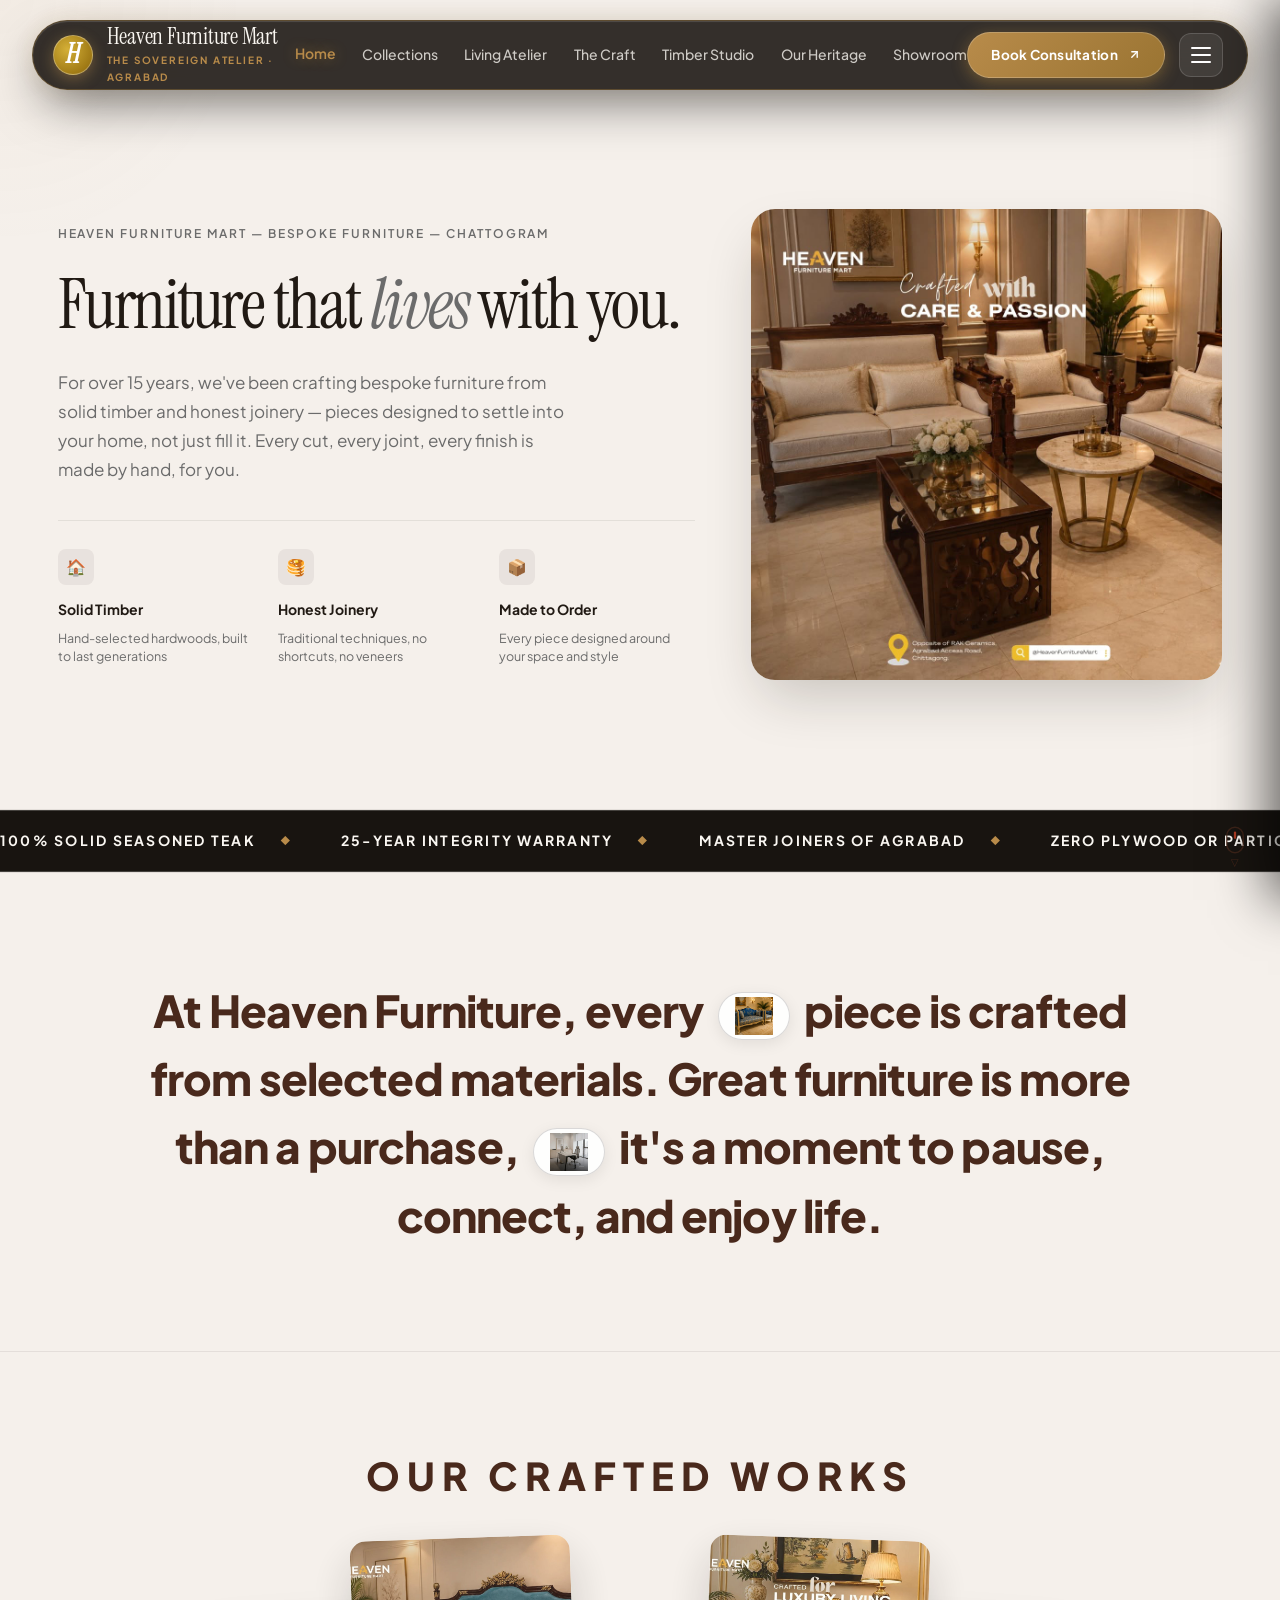
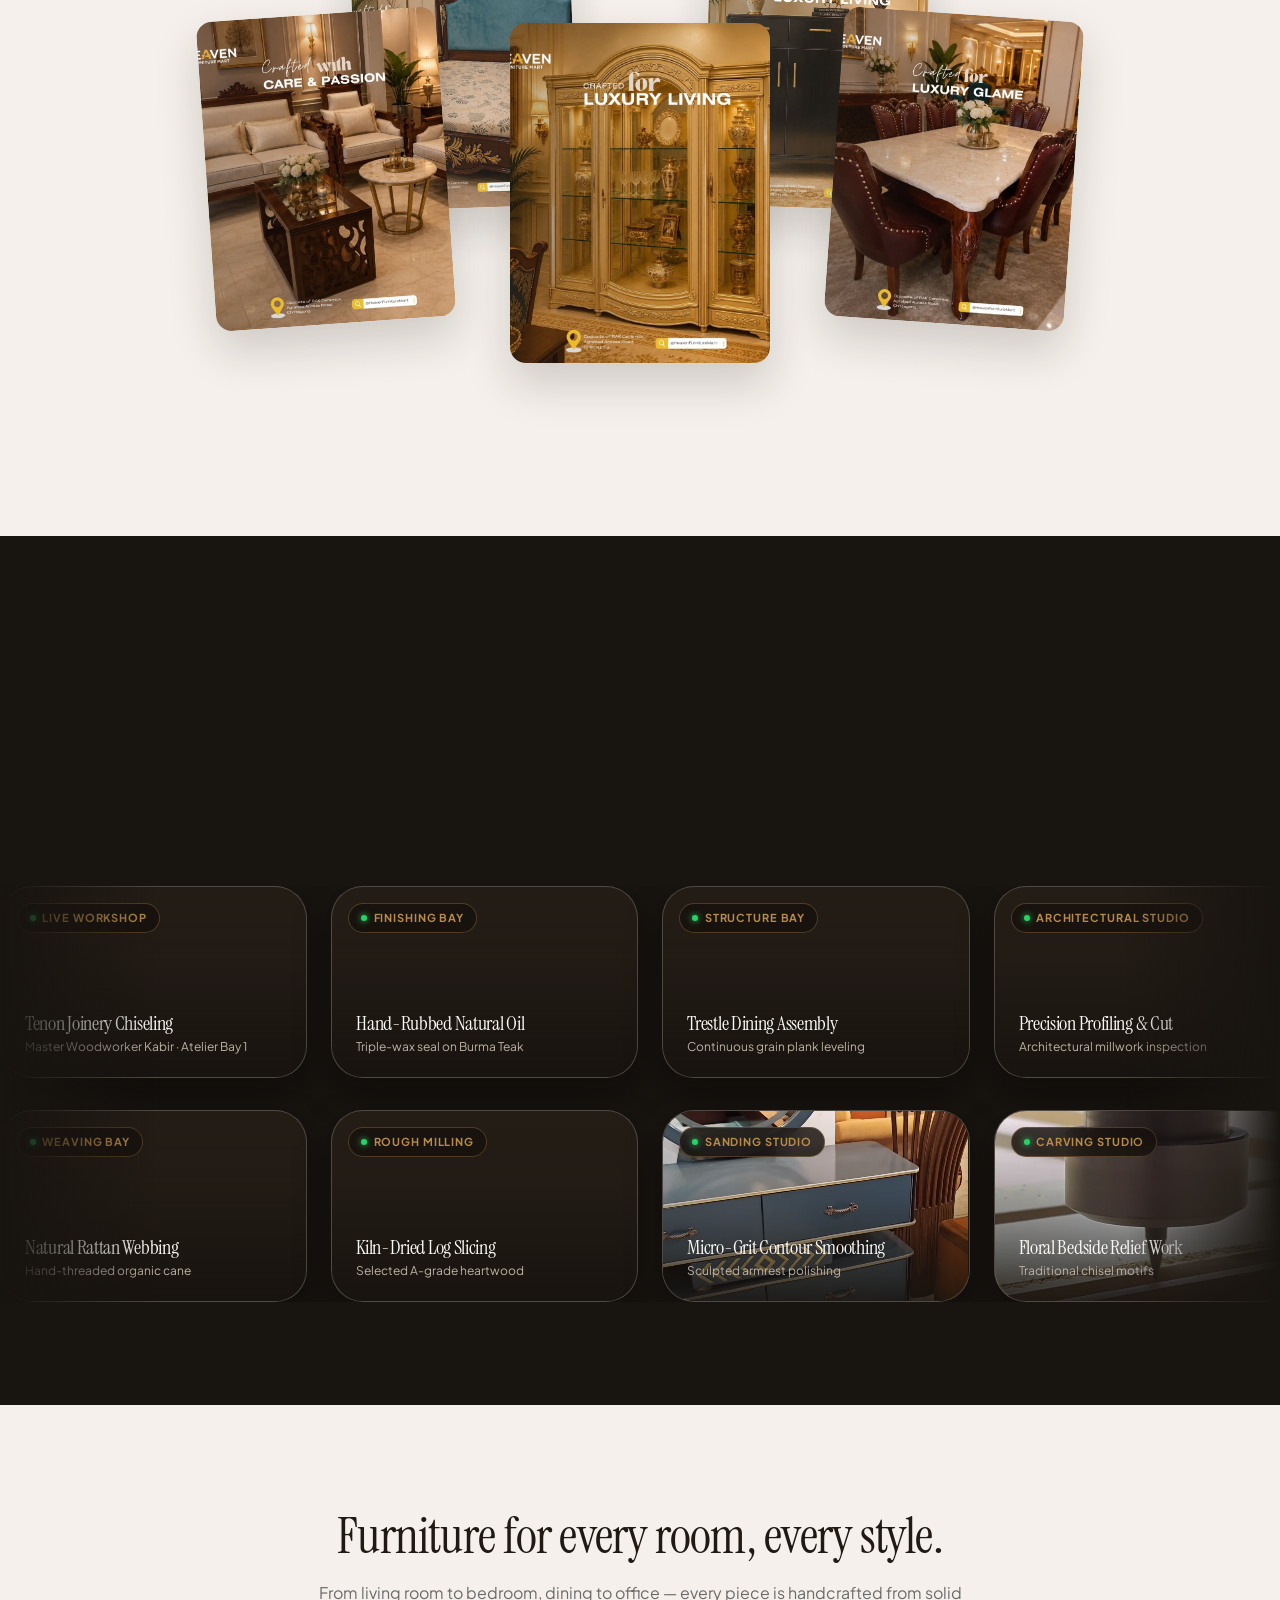
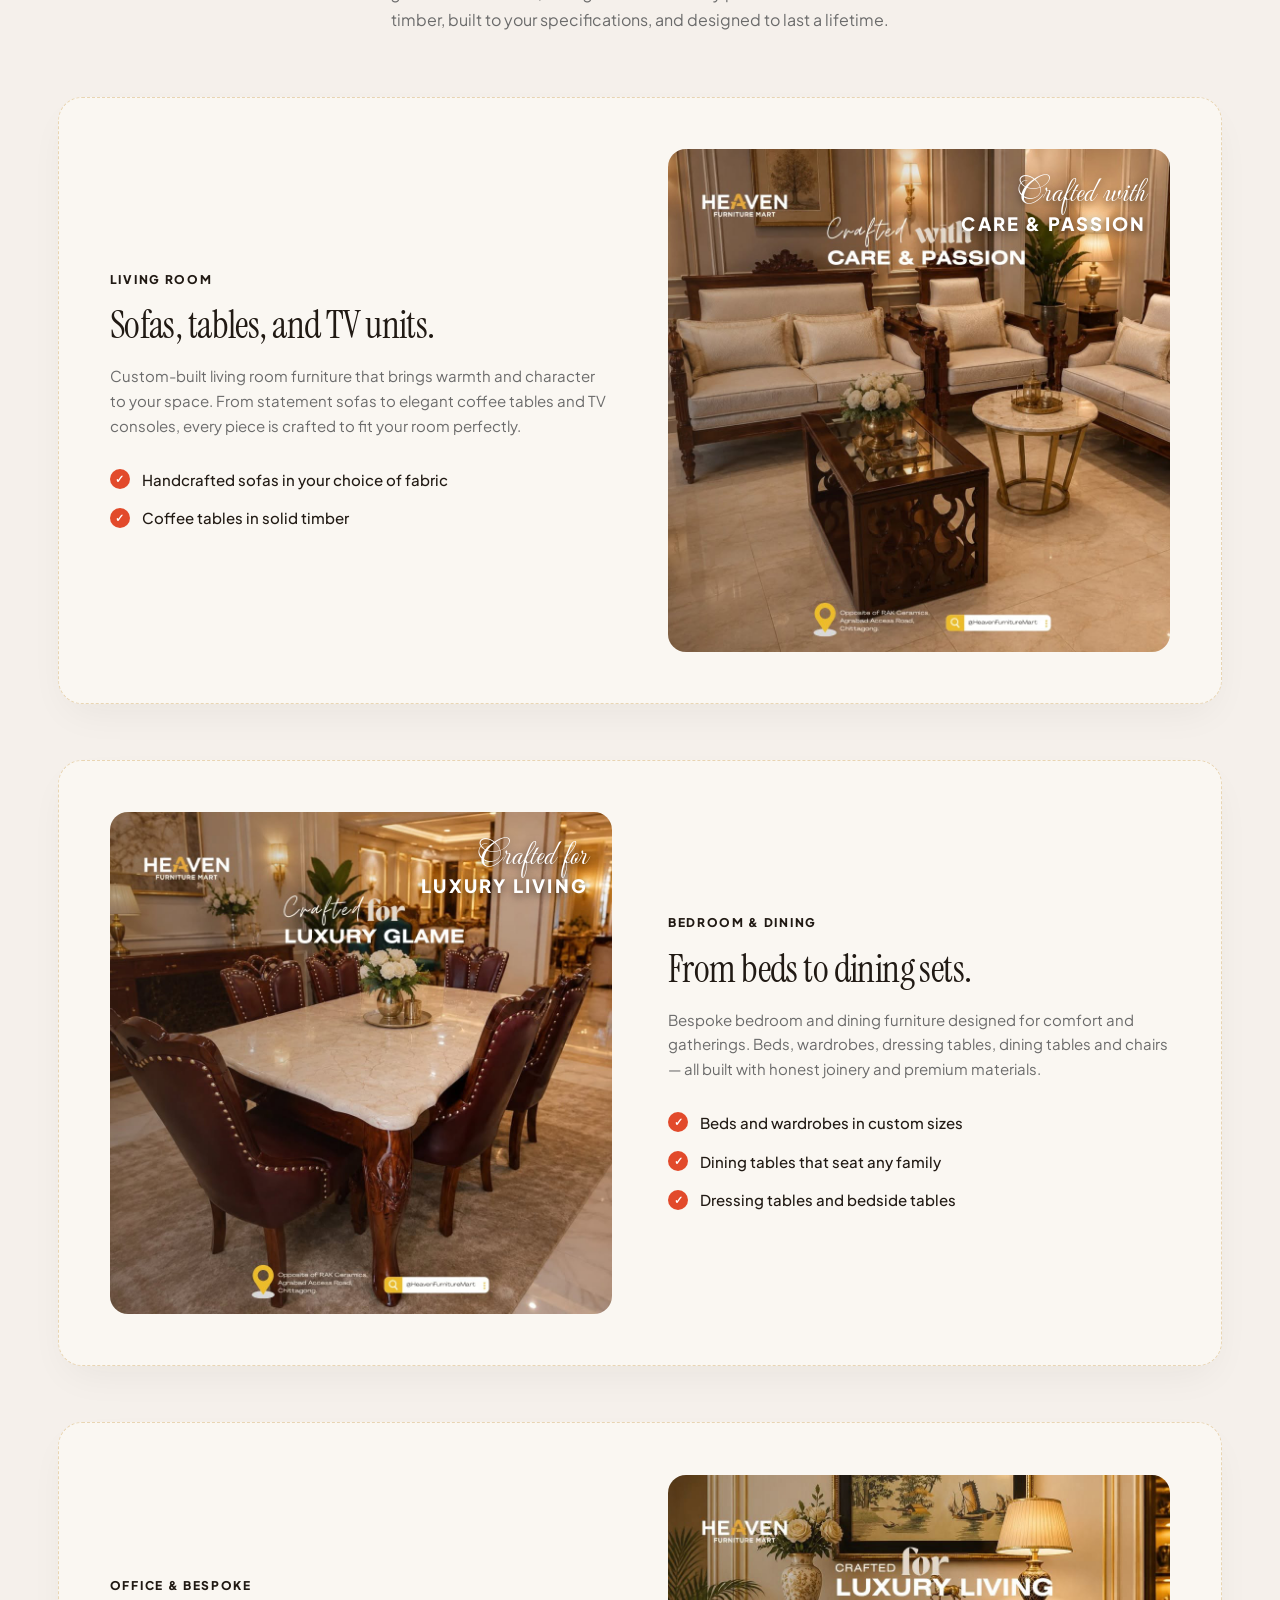
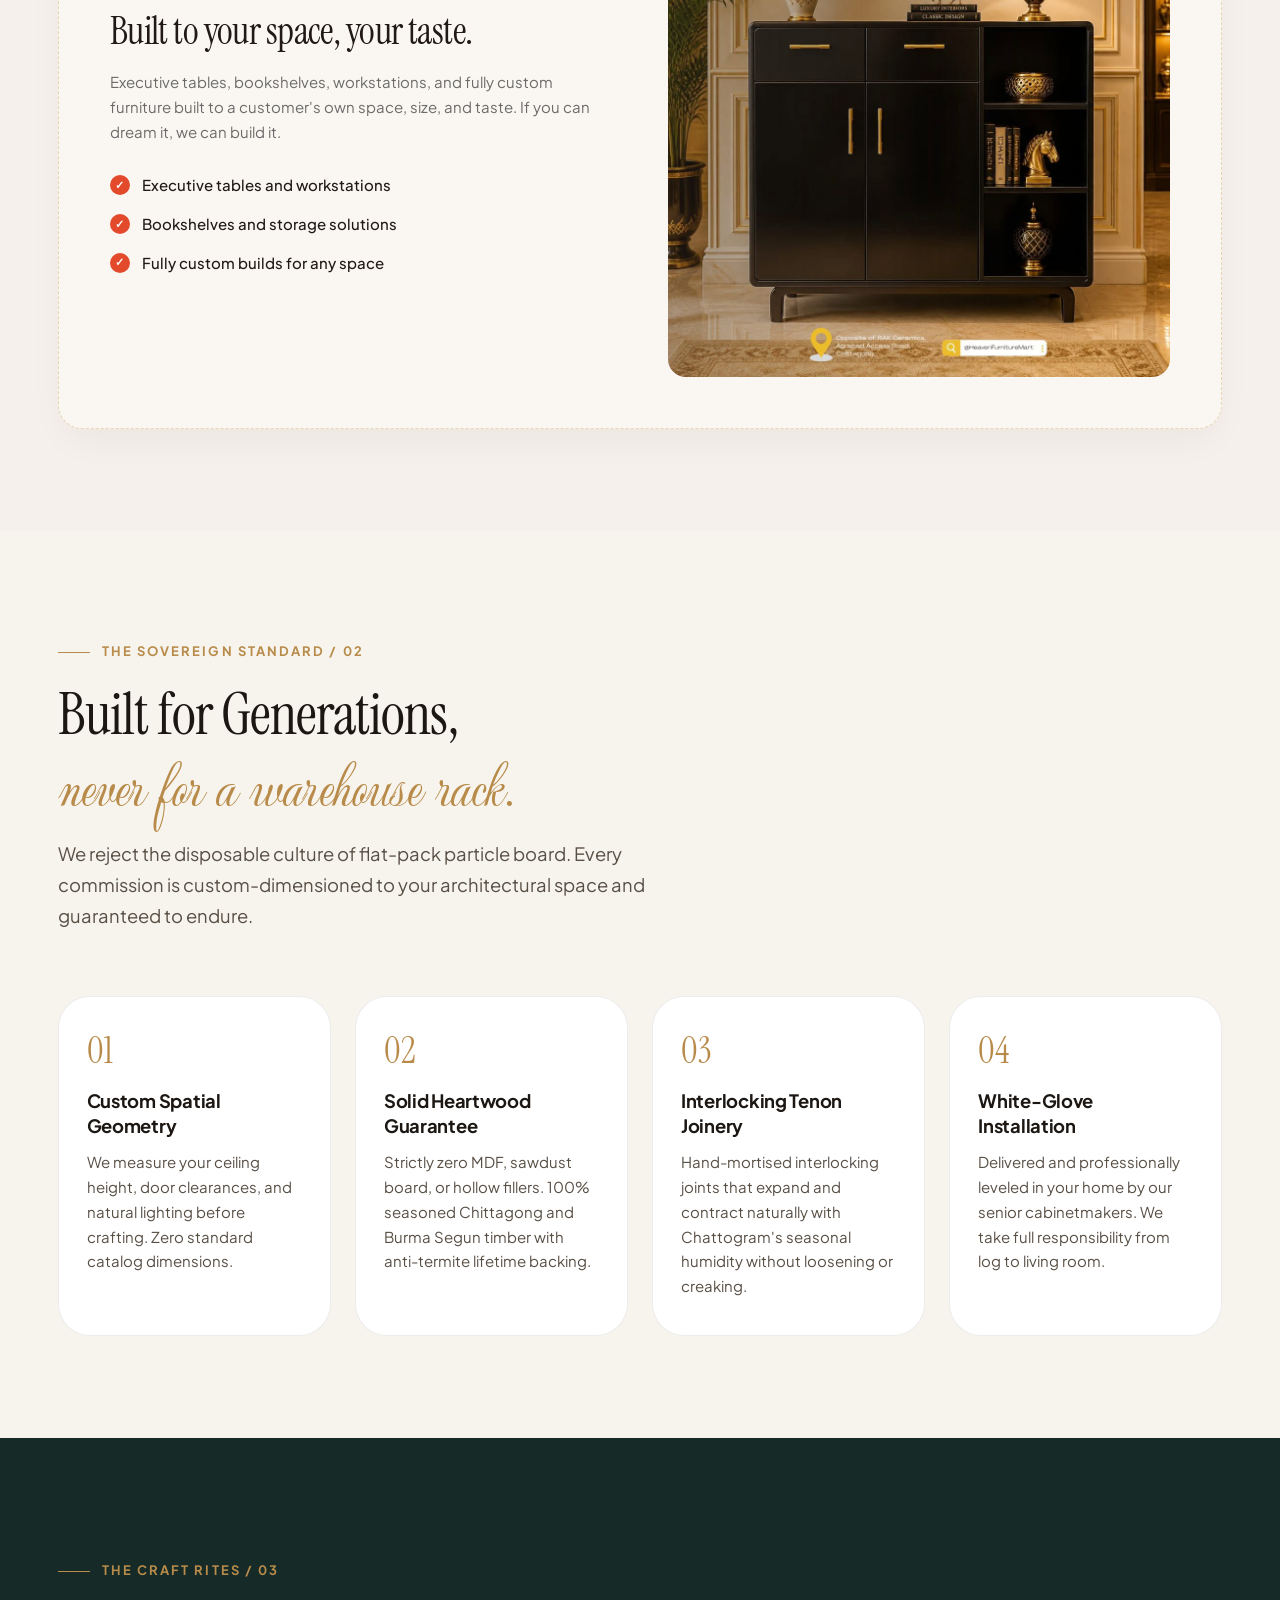
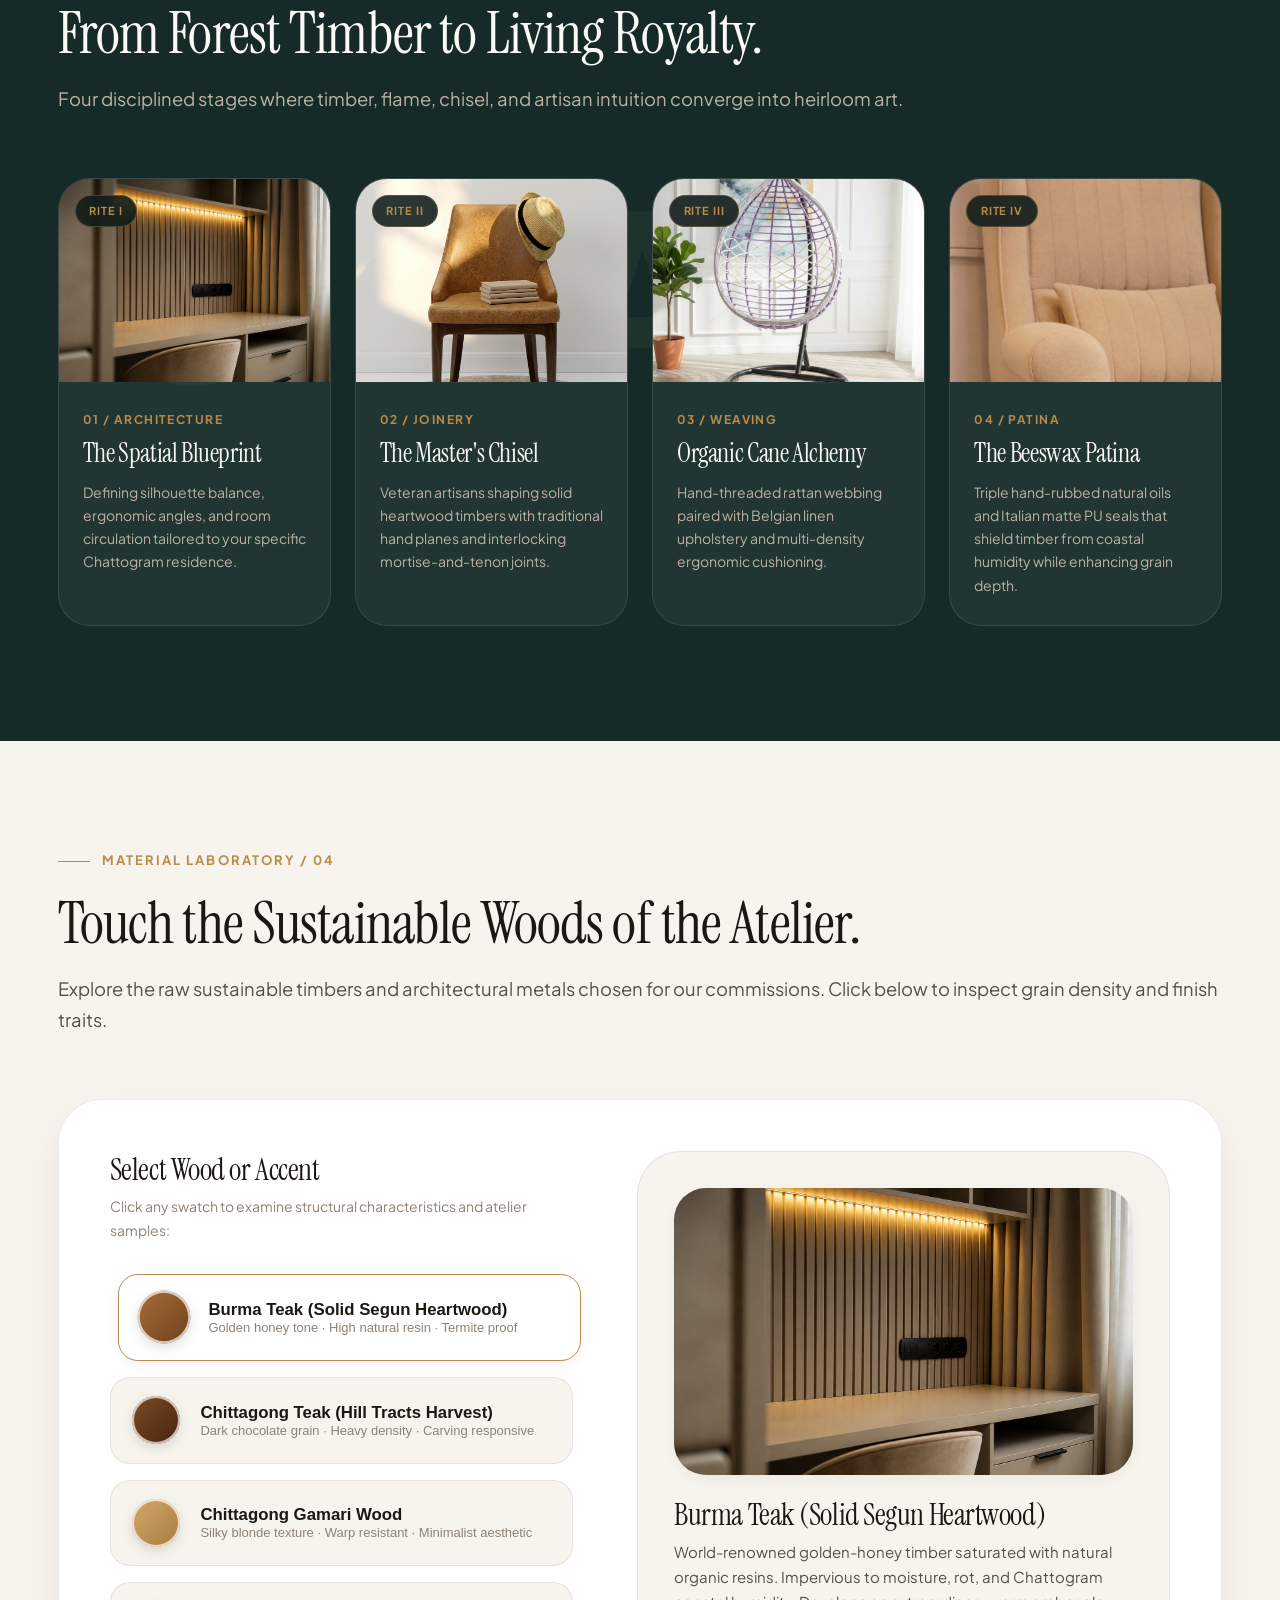
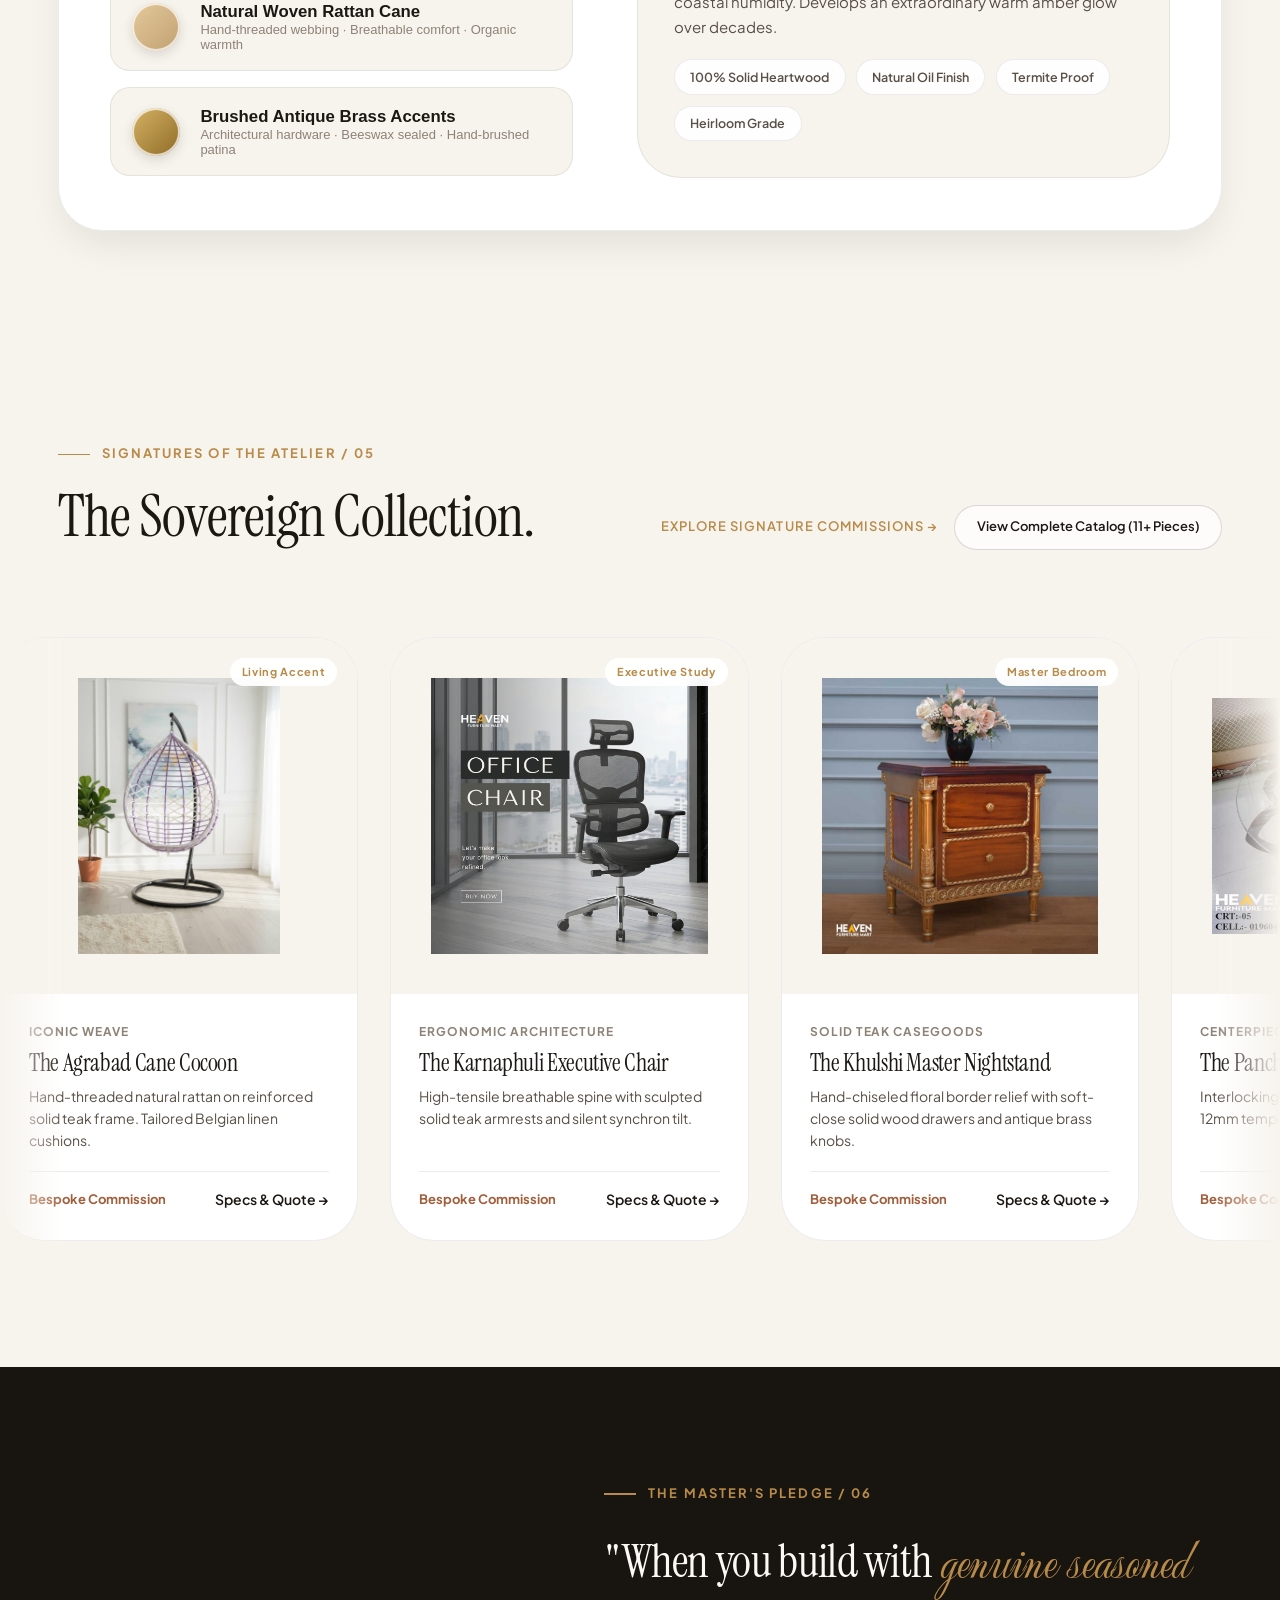
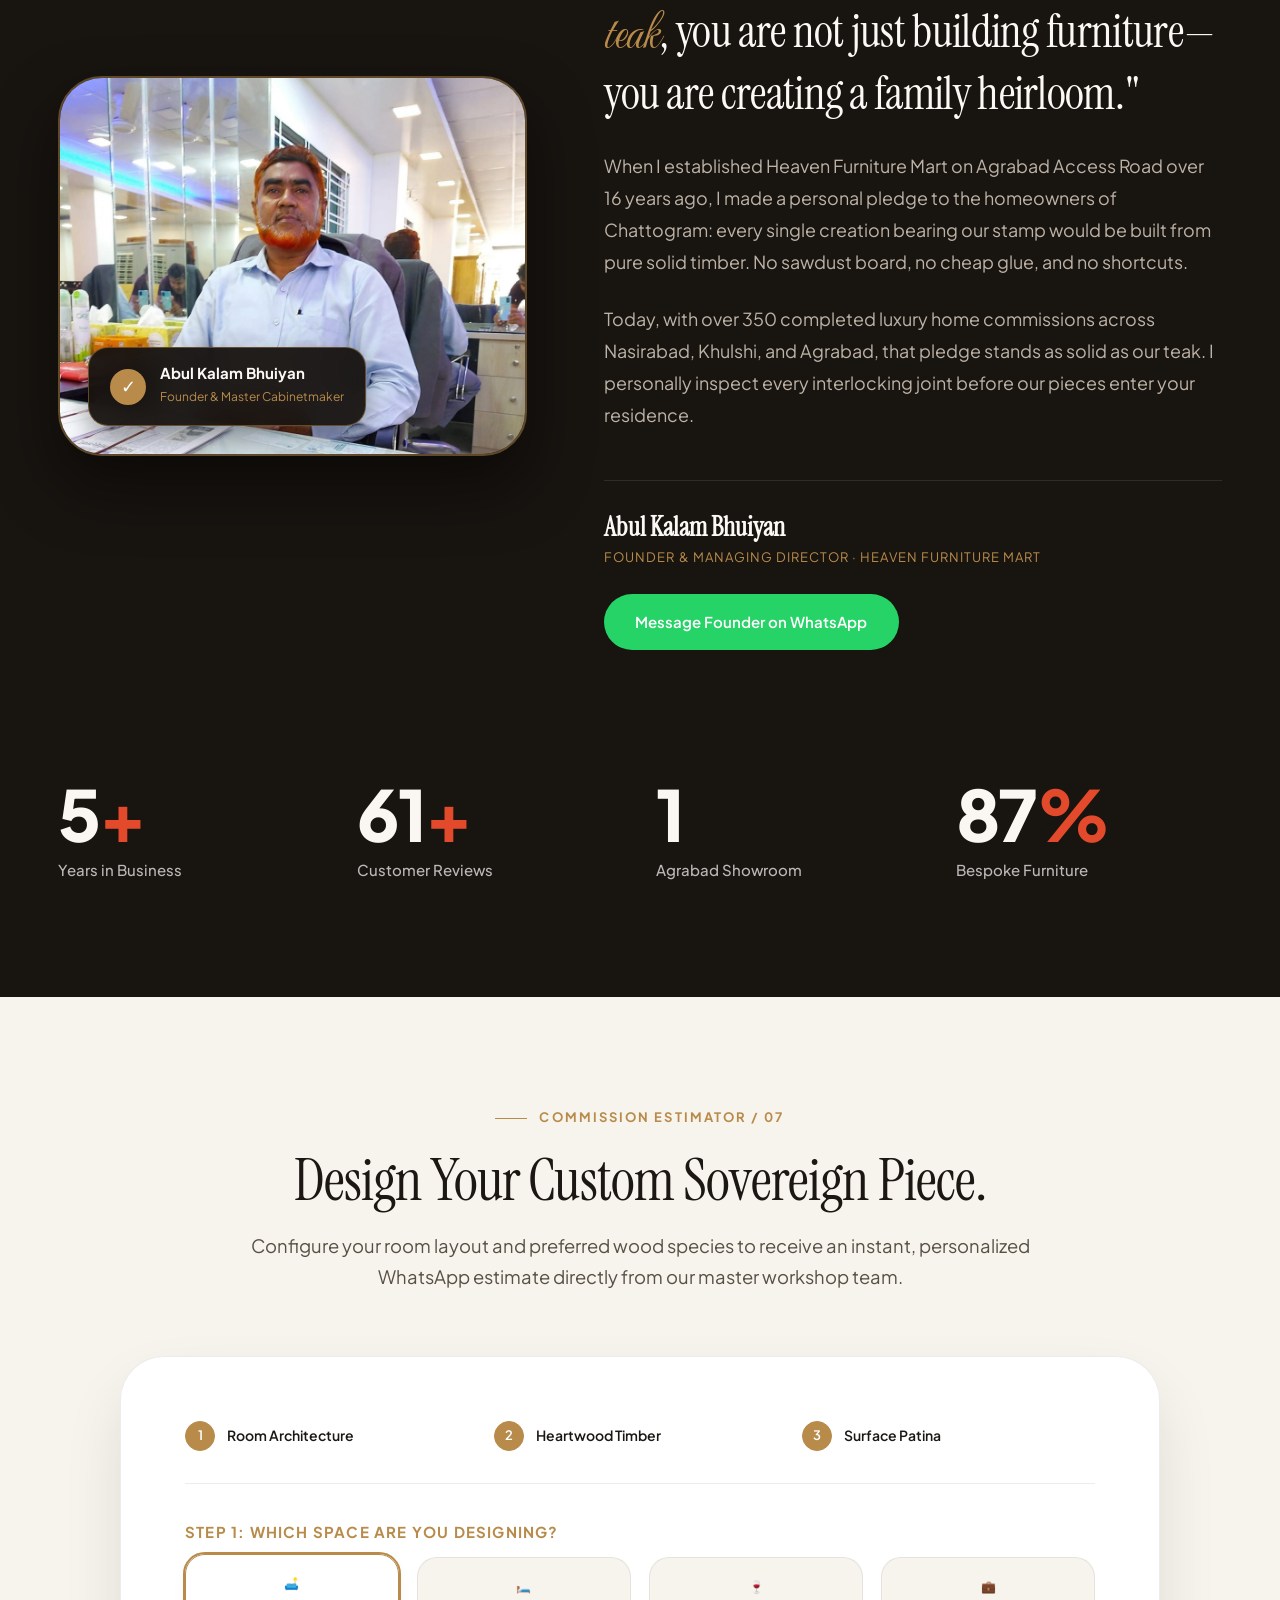
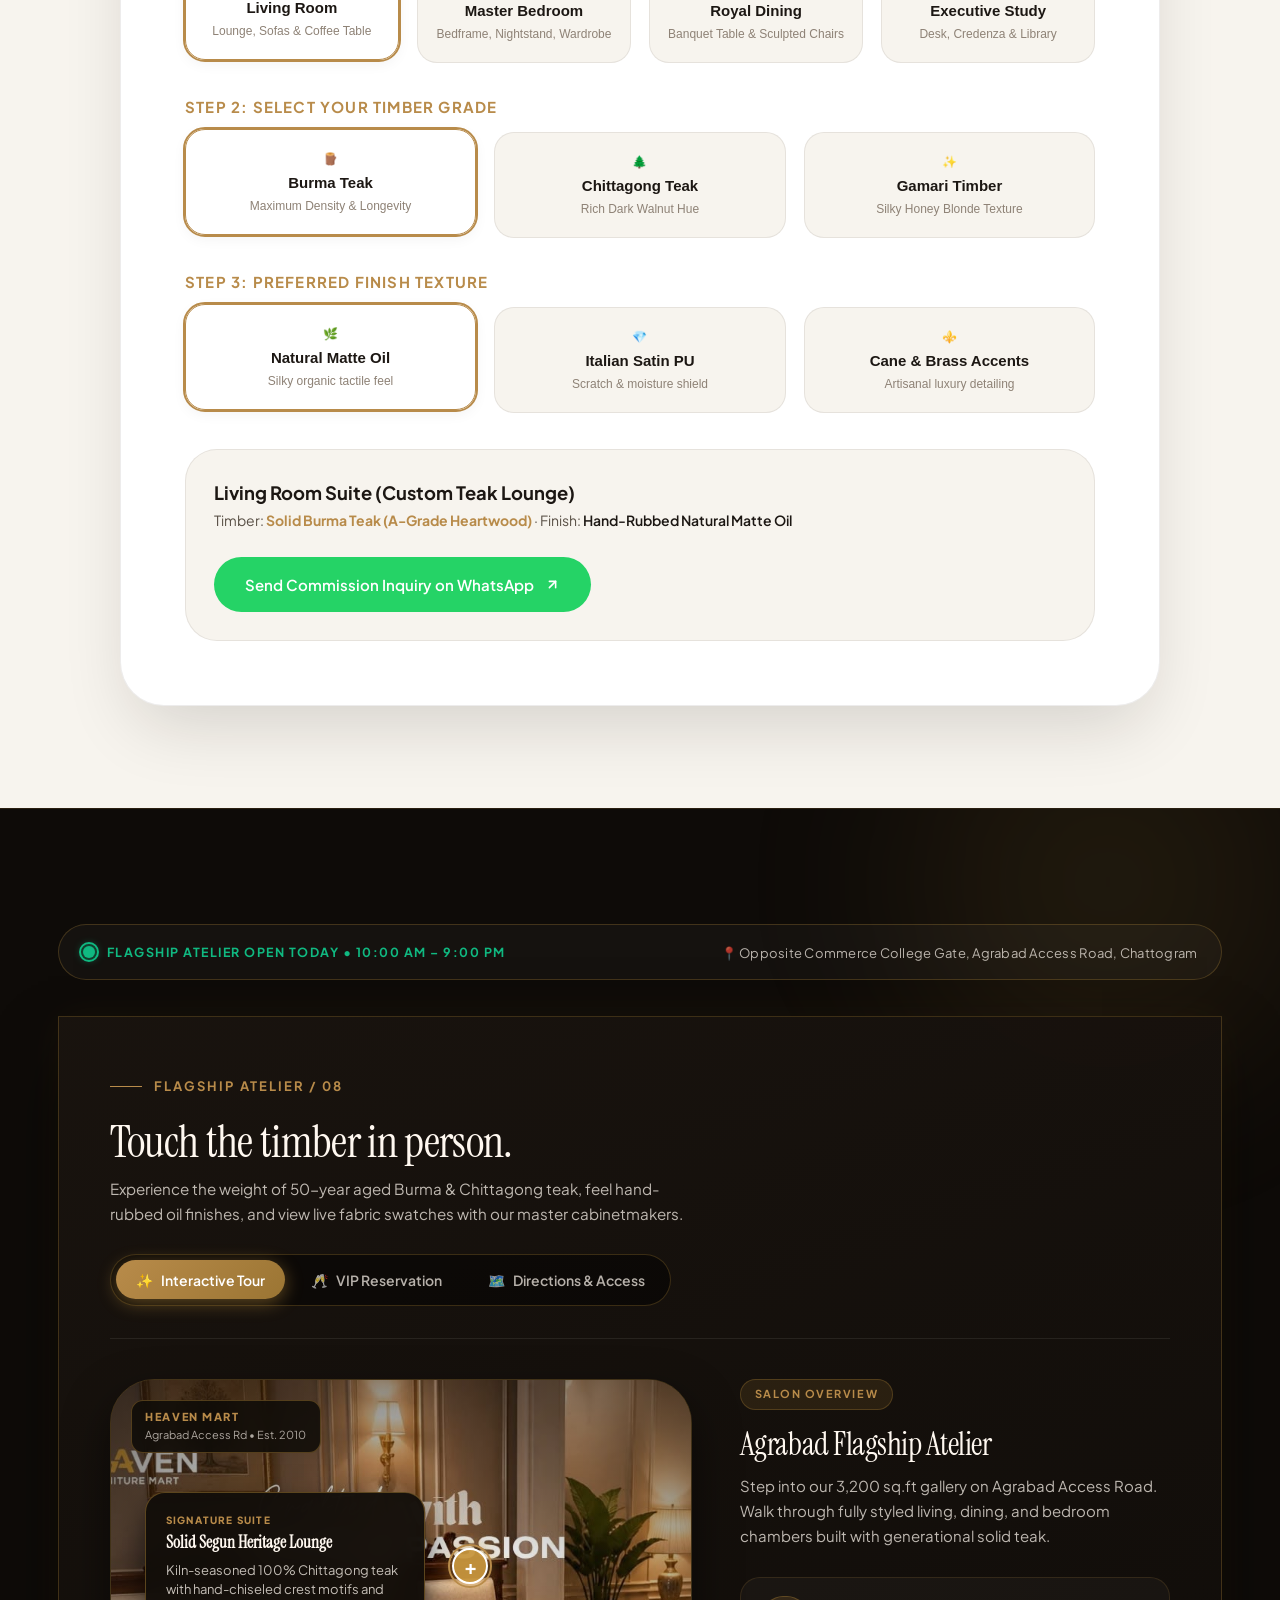
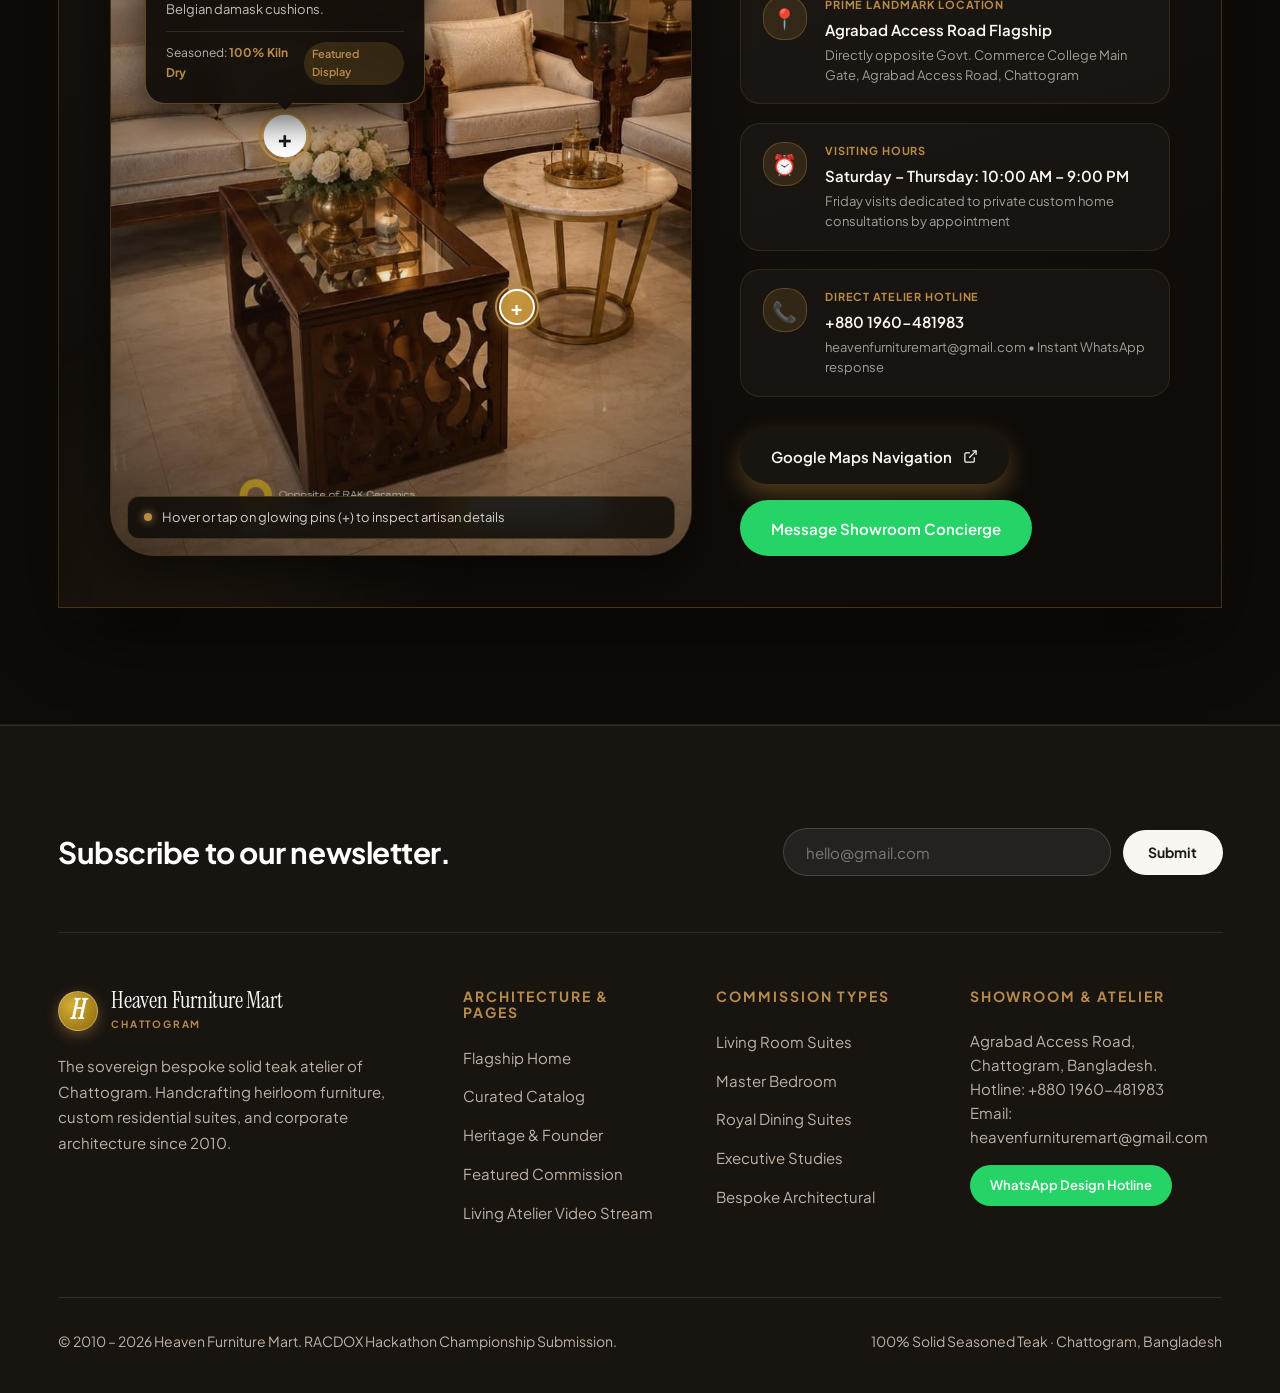
<file: index.html>
<!DOCTYPE html>
<html lang="en">
<head>
  <meta charset="UTF-8">
  <meta name="viewport" content="width=device-width, initial-scale=1.0">
  <meta name="description" content="Heaven Furniture Mart — The Sovereign Atelier of Chattogram. Bespoke solid teak, architectural joinery, and custom luxury commissions for distinguished residences on Agrabad Access Road.">
  <meta name="keywords" content="Heaven Furniture Mart, bespoke teak furniture Chattogram, luxury interior styling Agrabad, solid wood furniture Bangladesh, Abul Kalam Bhuiyan">
  <meta name="author" content="Heaven Furniture Mart">
  
  <title>Heaven Furniture Mart — The Sovereign Atelier of Chattogram</title>

  <!-- Favicon -->
  <link rel="icon" href="data:image/svg+xml,<svg xmlns=%22http://www.w3.org/2000/svg%22 viewBox=%220 0 100 100%22><text y=%22.9em%22 font-size=%2290%22>🪑</text></svg>">

  <!-- Core & Component Stylesheets -->
  <link rel="stylesheet" href="css/style.css">
  <link rel="stylesheet" href="css/components.css">
</head>
<body>

  <!-- Ambient Mouse Glow Follower -->
  <div class="ambient-mouse-glow" aria-hidden="true"></div>

  <!-- ==========================================================================
       FLOATING ARCHITECTURAL PILL HEADER
       ========================================================================== -->
  <header class="site-header" id="header">
    <div class="header-inner">
      <a href="index.html" class="header-brand" aria-label="Heaven Furniture Mart Home">
        <div class="brand-monogram">H</div>
        <div class="brand-text">
          <span class="brand-title">Heaven Furniture Mart</span>
          <span class="brand-subtitle">The Sovereign Atelier · Agrabad</span>
        </div>
      </a>

      <!-- Desktop Navigation -->
      <nav class="nav-links" aria-label="Primary Navigation">
        <a href="index.html" class="nav-item active">Home</a>
        <a href="shop.html" class="nav-item">Collections</a>
        <a href="#video-stream" class="nav-item">Living Atelier</a>
        <a href="#rites" class="nav-item">The Craft</a>
        <a href="#materials" class="nav-item">Timber Studio</a>
        <a href="about.html" class="nav-item">Our Heritage</a>
        <a href="#showroom" class="nav-item">Showroom</a>
      </nav>

      <!-- Action Buttons -->
      <div class="header-actions">
        <a href="https://wa.me/8801960481983?text=Hello%20Heaven%20Furniture%20Mart%2C%20I%20would%20like%20to%20schedule%20a%20private%20design%20consultation." target="_blank" rel="noopener noreferrer" class="btn btn-gold header-cta">
          <span>Book Consultation</span>
          <svg width="13" height="13" viewBox="0 0 24 24" fill="none" stroke="currentColor" stroke-width="2.5" stroke-linecap="round" stroke-linejoin="round"><line x1="7" y1="17" x2="17" y2="7"></line><polyline points="7 7 17 7 17 17"></polyline></svg>
        </a>

        <!-- Mobile Toggle Button -->
        <button class="mobile-toggle-btn" aria-label="Toggle Mobile Navigation Drawer">
          <span></span><span></span><span></span>
        </button>
      </div>
    </div>
  </header>

  <!-- Mobile Drawer -->
  <div class="mobile-drawer-backdrop"></div>
  <aside class="mobile-menu-drawer" aria-label="Navigation Menu">
    <div class="mobile-drawer-header">
      <div class="header-brand">
        <div class="brand-monogram">H</div>
        <div class="brand-text">
          <span class="brand-title" style="color:#FAF7F2;">Heaven Furniture</span>
          <span class="brand-subtitle">Agrabad · Chattogram</span>
        </div>
      </div>
      <button class="mobile-drawer-close" aria-label="Close Navigation Menu">✕</button>
    </div>
    <nav class="mobile-drawer-links">
      <a href="index.html" class="mobile-nav-link active">Home</a>
      <a href="shop.html" class="mobile-nav-link">Collection</a>
      <a href="#video-stream" class="mobile-nav-link">Living Atelier</a>
      <a href="about.html" class="mobile-nav-link">About</a>
      <a href="#showroom" class="mobile-nav-link">Contact</a>
    </nav>
    <div class="mobile-drawer-footer">
      <div class="drawer-meta-section">
        <span class="drawer-meta-label">(EMAIL)</span>
        <a href="mailto:heavenfurnituremart@gmail.com" class="drawer-email-link">heavenfurnituremart@gmail.com</a>
      </div>
      <div class="drawer-meta-section">
        <span class="drawer-meta-label">(SOCIALS)</span>
        <div class="drawer-socials-grid">
          <a href="https://instagram.com" target="_blank" rel="noopener" class="drawer-social-item">INSTAGRAM ↗</a>
          <a href="https://facebook.com" target="_blank" rel="noopener" class="drawer-social-item">FACEBOOK ↗</a>
          <a href="https://wa.me/8801960481983" target="_blank" rel="noopener" class="drawer-social-item">WHATSAPP ↗</a>
          <a href="https://youtube.com" target="_blank" rel="noopener" class="drawer-social-item">YOUTUBE ↗</a>
        </div>
      </div>
    </div>
  </aside>

  <main>
    <!-- ==========================================================================
         HERO SECTION WITH GIANT WATERMARK & 3D ATELIER VIDEO PORTAL
         ========================================================================== -->
    <!-- ==========================================================================
         ABSTRACT HERO SECTION (LINK 1 REFINED EDITORIAL SIGNATURE)
         ========================================================================== -->
    <section class="abstract-hero-section" id="hero">
      <div class="container reveal">
        <div class="abstract-hero-grid">
          <!-- Text Content -->
          <div class="abstract-hero-left">
            <span class="abstract-hero-tag">HEAVEN FURNITURE MART &mdash; BESPOKE FURNITURE &mdash; CHATTOGRAM</span>
            
            <h1 class="abstract-hero-heading">
              Furniture that <span class="italic-serif">lives</span> with you.
            </h1>

            <p class="abstract-hero-lead">
              For over 15 years, we've been crafting bespoke furniture from solid timber and honest joinery &mdash; pieces designed to settle into your home, not just fill it. Every cut, every joint, every finish is made by hand, for you.
            </p>

            <div class="abstract-hero-features">
              <div class="hero-feature-item">
                <div class="hero-feature-icon">🏠</div>
                <strong class="hero-feature-title">Solid Timber</strong>
                <span class="hero-feature-desc">Hand-selected hardwoods, built to last generations</span>
              </div>
              <div class="hero-feature-item">
                <div class="hero-feature-icon">🥞</div>
                <strong class="hero-feature-title">Honest Joinery</strong>
                <span class="hero-feature-desc">Traditional techniques, no shortcuts, no veneers</span>
              </div>
              <div class="hero-feature-item">
                <div class="hero-feature-icon">📦</div>
                <strong class="hero-feature-title">Made to Order</strong>
                <span class="hero-feature-desc">Every piece designed around your space and style</span>
              </div>
            </div>
          </div>

          <!-- Hero Visual: Authentic High-Res Showroom Facade -->
          <div class="abstract-hero-visual">
            <img src="assets/images/showroom/showroom.jpg" alt="Heaven Furniture Mart Flagship Showroom in Agrabad">
          </div>
        </div>
      </div>
    </section>

    <!-- Luxury Infinite Crest Ribbon -->
    <div class="marquee-ribbon-strip" aria-hidden="true">
      <div class="marquee-ribbon-track">
        <div class="ribbon-item"><span>100% Solid Seasoned Teak</span><span class="diamond">◆</span></div>
        <div class="ribbon-item"><span>25-Year Integrity Warranty</span><span class="diamond">◆</span></div>
        <div class="ribbon-item"><span>Master Joiners of Agrabad</span><span class="diamond">◆</span></div>
        <div class="ribbon-item"><span>Zero Plywood or Particle Boards</span><span class="diamond">◆</span></div>
        <div class="ribbon-item"><span>Architectural Spatial Measurement</span><span class="diamond">◆</span></div>
        <div class="ribbon-item"><span>350+ Completed Residences in Chattogram</span><span class="diamond">◆</span></div>
        <!-- Repeat for seamless scroll -->
        <div class="ribbon-item"><span>100% Solid Seasoned Teak</span><span class="diamond">◆</span></div>
        <div class="ribbon-item"><span>25-Year Integrity Warranty</span><span class="diamond">◆</span></div>
        <div class="ribbon-item"><span>Master Joiners of Agrabad</span><span class="diamond">◆</span></div>
        <div class="ribbon-item"><span>Zero Plywood or Particle Boards</span><span class="diamond">◆</span></div>
        <div class="ribbon-item"><span>Architectural Spatial Measurement</span><span class="diamond">◆</span></div>
        <div class="ribbon-item"><span>350+ Completed Residences in Chattogram</span><span class="diamond">◆</span></div>
      </div>
    </div>

    <!-- ==========================================================================
         INLINE CUTOUT FURNITURE STATEMENT (SIGNATURE LINK 1 FEATURE)
         ========================================================================== -->
    <section class="statement-quote-section" style="padding: clamp(5rem, 8vw, 7.5rem) 0; background-color: #F5F0EB;">
      <div class="container">
        <div class="statement-quote-wrap reveal" style="max-width: 980px; margin: 0 auto; text-align: center;">
          <p class="statement-quote-text" style="font-family: var(--font-sans); font-size: clamp(1.65rem, 3.5vw, 2.75rem); font-weight: 800; color: #49291C; line-height: 1.55; letter-spacing: -0.02em;">
            At Heaven Furniture, every <span class="inline-word-img" style="width: 72px; height: 48px; border-radius: 9999px; background: rgba(255,255,255,0.9); display: inline-flex; align-items: center; justify-content: center; vertical-align: middle; box-shadow: 0 4px 15px rgba(0,0,0,0.08); padding: 4px;"><img src="assets/images/products/lounge-armchair.png" alt="Chair" style="max-height: 100%; object-fit: contain;"></span> piece is crafted from selected materials. Great furniture is more than a purchase, <span class="inline-word-img" style="width: 72px; height: 48px; border-radius: 9999px; background: rgba(255,255,255,0.9); display: inline-flex; align-items: center; justify-content: center; vertical-align: middle; box-shadow: 0 4px 15px rgba(0,0,0,0.08); padding: 4px;"><img src="assets/images/products/royal-sofa-set.png" alt="Sofa" style="max-height: 100%; object-fit: contain;"></span> it's a moment to pause, connect, and enjoy life.
          </p>
        </div>
      </div>
    </section>

    <!-- ==========================================================================
         OUR CRAFTED WORKS: 5-IMAGE 3D OVERLAPPING COLLAGE (SIGNATURE LINK 1 FEATURE)
         ========================================================================== -->
    <section class="crafted-works-section">
      <div class="container reveal">
        <h2 class="crafted-works-title">Our Crafted Works</h2>
        
        <div class="crafted-works-collage" aria-label="Overlapping Portfolio Gallery">
          <div class="collage-card collage-top-left">
            <img src="assets/images/collections/bedroom.jpg" alt="Crafted Bedroom Suite">
          </div>
          <div class="collage-card collage-top-right">
            <img src="assets/images/collections/office.jpg" alt="Bespoke Executive Desk">
          </div>
          <div class="collage-card collage-left">
            <img src="assets/images/collections/living.jpg" alt="Solid Teak Lounge">
          </div>
          <div class="collage-card collage-right">
            <img src="assets/images/collections/dining.jpg" alt="Architectural Dining Table">
          </div>
          <div class="collage-card collage-center">
            <img src="assets/images/collections/bespoke.jpg" alt="Master Carved Signature Suite">
          </div>
        </div>
      </div>
    </section>

    <!-- ==========================================================================
         THE LIVING ATELIER: 24/7 CONTINUOUS MOVING VIDEO STREAM (12 LIVE CLIPS)
         ========================================================================== -->
    <section class="video-stream-section" id="video-stream">
      <div class="container reveal">
        <div class="section-header center" style="margin-bottom: 3.5rem;">
          <span class="eyebrow" style="color: var(--accent-gold);">The Living Atelier / 01</span>
          <h2 class="section-title" style="color: var(--text-light);">Craftsmanship in Continuous Motion.</h2>
          <p class="section-subtitle" style="color: var(--text-light-muted);">
            Glimpses of unhurried handcraft, chisel precision, and grain finishing inside our sovereign Chattogram workshop.
          </p>
        </div>
      </div>

      <!-- Infinite Marquee Stream (Dual Tracks: Glide Left & Glide Right) -->
      <div class="marquee-container">
        <!-- Track 1: Glides Slowly Left -->
        <div class="marquee-row glide-left">
          <div class="stream-video-card">
            <video muted loop playsinline preload="metadata">
              <source src="assets/videos/reel1.mp4" type="video/mp4">
            </video>
            <div class="stream-card-overlay">
              <div class="stream-card-badge">Live Workshop</div>
              <h3 class="stream-card-title">Tenon Joinery Chiseling</h3>
              <span class="stream-card-meta">Master Woodworker Kabir · Atelier Bay 1</span>
            </div>
          </div>

          <div class="stream-video-card">
            <video muted loop playsinline preload="metadata">
              <source src="assets/videos/reel2.mp4" type="video/mp4">
            </video>
            <div class="stream-card-overlay">
              <div class="stream-card-badge">Finishing Bay</div>
              <h3 class="stream-card-title">Hand-Rubbed Natural Oil</h3>
              <span class="stream-card-meta">Triple-wax seal on Burma Teak</span>
            </div>
          </div>

          <div class="stream-video-card">
            <video muted loop playsinline preload="metadata">
              <source src="assets/videos/reel3.mp4" type="video/mp4">
            </video>
            <div class="stream-card-overlay">
              <div class="stream-card-badge">Structure Bay</div>
              <h3 class="stream-card-title">Trestle Dining Assembly</h3>
              <span class="stream-card-meta">Continuous grain plank leveling</span>
            </div>
          </div>

          <div class="stream-video-card">
            <video muted loop playsinline preload="metadata">
              <source src="assets/videos/hero-video.mp4" type="video/mp4">
            </video>
            <div class="stream-card-overlay">
              <div class="stream-card-badge">Architectural Studio</div>
              <h3 class="stream-card-title">Precision Profiling & Cut</h3>
              <span class="stream-card-meta">Architectural millwork inspection</span>
            </div>
          </div>

          <div class="stream-video-card">
            <video muted loop playsinline preload="metadata">
              <source src="assets/videos/reel1.mp4" type="video/mp4">
            </video>
            <div class="stream-card-overlay">
              <div class="stream-card-badge">Joinery Bay</div>
              <h3 class="stream-card-title">Dovetail Drawer Fitting</h3>
              <span class="stream-card-meta">Zero synthetic nail assembly</span>
            </div>
          </div>

          <div class="stream-video-card">
            <video muted loop playsinline preload="metadata">
              <source src="assets/videos/reel2.mp4" type="video/mp4">
            </video>
            <div class="stream-card-overlay">
              <div class="stream-card-badge">Inspection Bay</div>
              <h3 class="stream-card-title">Final Moisture & Termite Seal</h3>
              <span class="stream-card-meta">Founder quality sign-off</span>
            </div>
          </div>
        </div>

        <!-- Track 2: Glides Slowly Right -->
        <div class="marquee-row glide-right">
          <div class="stream-video-card">
            <video muted loop playsinline preload="metadata">
              <source src="assets/videos/reel3.mp4" type="video/mp4">
            </video>
            <div class="stream-card-overlay">
              <div class="stream-card-badge">Weaving Bay</div>
              <h3 class="stream-card-title">Natural Rattan Webbing</h3>
              <span class="stream-card-meta">Hand-threaded organic cane</span>
            </div>
          </div>

          <div class="stream-video-card">
            <video muted loop playsinline preload="metadata">
              <source src="assets/videos/hero-video.mp4" type="video/mp4">
            </video>
            <div class="stream-card-overlay">
              <div class="stream-card-badge">Rough Milling</div>
              <h3 class="stream-card-title">Kiln-Dried Log Slicing</h3>
              <span class="stream-card-meta">Selected A-grade heartwood</span>
            </div>
          </div>

          <div class="stream-video-card">
            <video muted loop playsinline preload="metadata">
              <source src="assets/videos/reel2.mp4" type="video/mp4">
            </video>
            <div class="stream-card-overlay">
              <div class="stream-card-badge">Sanding Studio</div>
              <h3 class="stream-card-title">Micro-Grit Contour Smoothing</h3>
              <span class="stream-card-meta">Sculpted armrest polishing</span>
            </div>
          </div>

          <div class="stream-video-card">
            <video muted loop playsinline preload="metadata">
              <source src="assets/videos/reel1.mp4" type="video/mp4">
            </video>
            <div class="stream-card-overlay">
              <div class="stream-card-badge">Carving Studio</div>
              <h3 class="stream-card-title">Floral Bedside Relief Work</h3>
              <span class="stream-card-meta">Traditional chisel motifs</span>
            </div>
          </div>

          <div class="stream-video-card">
            <video muted loop playsinline preload="metadata">
              <source src="assets/videos/reel3.mp4" type="video/mp4">
            </video>
            <div class="stream-card-overlay">
              <div class="stream-card-badge">Metal Studio</div>
              <h3 class="stream-card-title">Brushed Antique Brass Inlay</h3>
              <span class="stream-card-meta">Beeswax sealed architectural hardware</span>
            </div>
          </div>

          <div class="stream-video-card">
            <video muted loop playsinline preload="metadata">
              <source src="assets/videos/hero-video.mp4" type="video/mp4">
            </video>
            <div class="stream-card-overlay">
              <div class="stream-card-badge">Master Review</div>
              <h3 class="stream-card-title">Pre-Dispatch White Glove Inspection</h3>
              <span class="stream-card-meta">Ready for residence installation</span>
            </div>
          </div>
        </div>
      </div>
    </section>

    <!-- ==========================================================================
         SIGNATURE ALTERNATING CATEGORY CARDS (THE LINK 1 RHYTHM)
         ========================================================================== -->
    <section class="editorial-categories-section" id="curated-categories">
      <div class="container reveal">
        <div class="editorial-categories-header">
          <h2>Furniture for every room, every style.</h2>
          <p>
            From living room to bedroom, dining to office &mdash; every piece is handcrafted from solid timber, built to your specifications, and designed to last a lifetime.
          </p>
        </div>

        <div class="editorial-card-wrapper">
          <!-- Card 1: Living Room (Text Left, Photo Right) -->
          <article class="editorial-category-card">
            <div class="category-content-side">
              <span class="category-tag">LIVING ROOM</span>
              <h3 class="category-title">Sofas, tables, and TV units.</h3>
              <p class="category-desc">
                Custom-built living room furniture that brings warmth and character to your space. From statement sofas to elegant coffee tables and TV consoles, every piece is crafted to fit your room perfectly.
              </p>
              <div class="category-checklist">
                <div class="category-check-item">
                  <span class="check-icon-orange">&#10003;</span>
                  <span>Handcrafted sofas in your choice of fabric</span>
                </div>
                <div class="category-check-item">
                  <span class="check-icon-orange">&#10003;</span>
                  <span>Coffee tables in solid timber</span>
                </div>
              </div>
            </div>
            <div class="category-visual-side">
              <img src="assets/images/collections/living.jpg" alt="Living Room Suite">
              <div class="category-photo-script-badge">
                <span class="script-sub">Crafted with</span>
                <span class="script-main">CARE &amp; PASSION</span>
              </div>
            </div>
          </article>

          <!-- Card 2: Bedroom & Dining (Photo Left, Text Right - FLIPPED) -->
          <article class="editorial-category-card flipped">
            <div class="category-content-side">
              <span class="category-tag">BEDROOM &amp; DINING</span>
              <h3 class="category-title">From beds to dining sets.</h3>
              <p class="category-desc">
                Bespoke bedroom and dining furniture designed for comfort and gatherings. Beds, wardrobes, dressing tables, dining tables and chairs &mdash; all built with honest joinery and premium materials.
              </p>
              <div class="category-checklist">
                <div class="category-check-item">
                  <span class="check-icon-orange">&#10003;</span>
                  <span>Beds and wardrobes in custom sizes</span>
                </div>
                <div class="category-check-item">
                  <span class="check-icon-orange">&#10003;</span>
                  <span>Dining tables that seat any family</span>
                </div>
                <div class="category-check-item">
                  <span class="check-icon-orange">&#10003;</span>
                  <span>Dressing tables and bedside tables</span>
                </div>
              </div>
            </div>
            <div class="category-visual-side">
              <img src="assets/images/collections/dining.jpg" alt="Dining Room Suite">
              <div class="category-photo-script-badge">
                <span class="script-sub">Crafted for</span>
                <span class="script-main">LUXURY LIVING</span>
              </div>
            </div>
          </article>

          <!-- Card 3: Office & Bespoke (Text Left, Photo Right) -->
          <article class="editorial-category-card">
            <div class="category-content-side">
              <span class="category-tag">OFFICE &amp; BESPOKE</span>
              <h3 class="category-title">Built to your space, your taste.</h3>
              <p class="category-desc">
                Executive tables, bookshelves, workstations, and fully custom furniture built to a customer's own space, size, and taste. If you can dream it, we can build it.
              </p>
              <div class="category-checklist">
                <div class="category-check-item">
                  <span class="check-icon-orange">&#10003;</span>
                  <span>Executive tables and workstations</span>
                </div>
                <div class="category-check-item">
                  <span class="check-icon-orange">&#10003;</span>
                  <span>Bookshelves and storage solutions</span>
                </div>
                <div class="category-check-item">
                  <span class="check-icon-orange">&#10003;</span>
                  <span>Fully custom builds for any space</span>
                </div>
              </div>
            </div>
            <div class="category-visual-side">
              <img src="assets/images/collections/office.jpg" alt="Executive Office Suite">
            </div>
          </article>
        </div>
      </div>
    </section>

    <!-- ==========================================================================
         THE SOVEREIGN WOODCRAFT CREED
         ========================================================================== -->
    <section class="page-gutter" style="padding: clamp(5rem, 8vw, 7rem) 0;" id="creed">
      <div class="container reveal">
        <div class="section-header">
          <span class="eyebrow">The Sovereign Standard / 02</span>
          <h2 class="section-title">Built for Generations, <br><span class="font-script" style="font-size: 1.15em;">never for a warehouse rack.</span></h2>
          <p class="section-subtitle" style="max-width: 660px;">
            We reject the disposable culture of flat-pack particle board. Every commission is custom-dimensioned to your architectural space and guaranteed to endure.
          </p>
        </div>

        <div class="heirloom-pillars-grid reveal-stagger">
          <article class="pillar-card card-3d-tilt">
            <span class="pillar-number">01</span>
            <h3 class="pillar-title">Custom Spatial Geometry</h3>
            <p class="pillar-text">We measure your ceiling height, door clearances, and natural lighting before crafting. Zero standard catalog dimensions.</p>
          </article>

          <article class="pillar-card card-3d-tilt">
            <span class="pillar-number">02</span>
            <h3 class="pillar-title">Solid Heartwood Guarantee</h3>
            <p class="pillar-text">Strictly zero MDF, sawdust board, or hollow fillers. 100% seasoned Chittagong and Burma Segun timber with anti-termite lifetime backing.</p>
          </article>

          <article class="pillar-card card-3d-tilt">
            <span class="pillar-number">03</span>
            <h3 class="pillar-title">Interlocking Tenon Joinery</h3>
            <p class="pillar-text">Hand-mortised interlocking joints that expand and contract naturally with Chattogram's seasonal humidity without loosening or creaking.</p>
          </article>

          <article class="pillar-card card-3d-tilt">
            <span class="pillar-number">04</span>
            <h3 class="pillar-title">White-Glove Installation</h3>
            <p class="pillar-text">Delivered and professionally leveled in your home by our senior cabinetmakers. We take full responsibility from log to living room.</p>
          </article>
        </div>
      </div>
    </section>

    <!-- ==========================================================================
         FROM RAW LOG TO ROYALTY: FOUR RITES OF CRAFT (Deep Emerald Section)
         ========================================================================== -->
    <section class="atelier-section section-emerald" id="rites">
      <div class="giant-watermark-text light" aria-hidden="true">CRAFT</div>

      <div class="container reveal">
        <div class="section-header">
          <span class="eyebrow">The Craft Rites / 03</span>
          <h2 class="section-title">From Forest Timber to Living Royalty.</h2>
          <p class="section-subtitle">
            Four disciplined stages where timber, flame, chisel, and artisan intuition converge into heirloom art.
          </p>
        </div>

        <div class="atelier-grid reveal-stagger">
          <!-- Rite I -->
          <article class="movement-card card-3d-tilt">
            <div class="movement-media-frame">
              <img src="assets/images/atelier/study-desk-closeup.png" alt="Architectural drafting and proportion">
              <span class="movement-step-tag">Rite I</span>
            </div>
            <div class="movement-content">
              <span class="movement-index">01 / Architecture</span>
              <h3 class="movement-title">The Spatial Blueprint</h3>
              <p class="movement-desc">Defining silhouette balance, ergonomic angles, and room circulation tailored to your specific Chattogram residence.</p>
            </div>
          </article>

          <!-- Rite II -->
          <article class="movement-card card-3d-tilt">
            <div class="movement-media-frame">
              <img src="assets/images/atelier/workshop-main.jpg" alt="Artisan hand chiseling raw teak">
              <span class="movement-step-tag">Rite II</span>
            </div>
            <div class="movement-content">
              <span class="movement-index">02 / Joinery</span>
              <h3 class="movement-title">The Master's Chisel</h3>
              <p class="movement-desc">Veteran artisans shaping solid heartwood timbers with traditional hand planes and interlocking mortise-and-tenon joints.</p>
            </div>
          </article>

          <!-- Rite III -->
          <article class="movement-card card-3d-tilt">
            <div class="movement-media-frame">
              <img src="assets/images/products/woven-egg-chair.png" alt="Artisanal cane weaving">
              <span class="movement-step-tag">Rite III</span>
            </div>
            <div class="movement-content">
              <span class="movement-index">03 / Weaving</span>
              <h3 class="movement-title">Organic Cane Alchemy</h3>
              <p class="movement-desc">Hand-threaded rattan webbing paired with Belgian linen upholstery and multi-density ergonomic cushioning.</p>
            </div>
          </article>

          <!-- Rite IV -->
          <article class="movement-card card-3d-tilt">
            <div class="movement-media-frame">
              <img src="assets/images/atelier/chair-crafting.png" alt="Hand rubbed beeswax and oil patina">
              <span class="movement-step-tag">Rite IV</span>
            </div>
            <div class="movement-content">
              <span class="movement-index">04 / Patina</span>
              <h3 class="movement-title">The Beeswax Patina</h3>
              <p class="movement-desc">Triple hand-rubbed natural oils and Italian matte PU seals that shield timber from coastal humidity while enhancing grain depth.</p>
            </div>
          </article>
        </div>
      </div>
    </section>

    <!-- ==========================================================================
         INTERACTIVE TIMBER & HARDWARE LABORATORY
         ========================================================================== -->
    <section class="wood-studio-section" id="materials">
      <div class="container reveal">
        <div class="section-header">
          <span class="eyebrow">Material Laboratory / 04</span>
          <h2 class="section-title">Touch the Sustainable Woods of the Atelier.</h2>
          <p class="section-subtitle">
            Explore the raw sustainable timbers and architectural metals chosen for our commissions. Click below to inspect grain density and finish traits.
          </p>
        </div>

        <div class="studio-wrapper card-3d-tilt">
          <!-- Swatches -->
          <div class="studio-controls">
            <h3 style="font-family: var(--font-serif); font-size: 1.85rem; margin-bottom: 0.5rem;">Select Wood or Accent</h3>
            <p style="font-size: 0.875rem; color: var(--text-muted); margin-bottom: 1.5rem;">
              Click any swatch to examine structural characteristics and atelier samples:
            </p>

            <div class="swatch-selector-list">
              <button type="button" class="swatch-btn active" data-swatch="burma-teak">
                <div class="swatch-color-disc burma-teak"></div>
                <div class="swatch-meta">
                  <strong>Burma Teak (Solid Segun Heartwood)</strong>
                  <span>Golden honey tone · High natural resin · Termite proof</span>
                </div>
              </button>

              <button type="button" class="swatch-btn" data-swatch="chittagong-teak">
                <div class="swatch-color-disc chittagong-teak"></div>
                <div class="swatch-meta">
                  <strong>Chittagong Teak (Hill Tracts Harvest)</strong>
                  <span>Dark chocolate grain · Heavy density · Carving responsive</span>
                </div>
              </button>

              <button type="button" class="swatch-btn" data-swatch="gamari-blonde">
                <div class="swatch-color-disc gamari-blonde"></div>
                <div class="swatch-meta">
                  <strong>Chittagong Gamari Wood</strong>
                  <span>Silky blonde texture · Warp resistant · Minimalist aesthetic</span>
                </div>
              </button>

              <button type="button" class="swatch-btn" data-swatch="cane-weave">
                <div class="swatch-color-disc cane-weave"></div>
                <div class="swatch-meta">
                  <strong>Natural Woven Rattan Cane</strong>
                  <span>Hand-threaded webbing · Breathable comfort · Organic warmth</span>
                </div>
              </button>

              <button type="button" class="swatch-btn" data-swatch="antique-brass">
                <div class="swatch-color-disc antique-brass"></div>
                <div class="swatch-meta">
                  <strong>Brushed Antique Brass Accents</strong>
                  <span>Architectural hardware · Beeswax sealed · Hand-brushed patina</span>
                </div>
              </button>
            </div>
          </div>

          <!-- Preview Display Card -->
          <div class="studio-preview-display">
            <div class="preview-media-box">
              <img id="studioPreviewImg" src="assets/images/atelier/study-desk-closeup.png" alt="Burma Teak Wood Preview">
            </div>
            <div class="preview-details">
              <h3 id="studioPreviewTitle">Burma Teak (Solid Segun Heartwood)</h3>
              <p id="studioPreviewDesc" class="characteristics">
                World-renowned golden-honey timber saturated with natural organic resins. Impervious to moisture, rot, and Chattogram coastal humidity. Develops an extraordinary warm amber glow over decades.
              </p>
              <div id="studioPreviewPills" class="spec-pills-row">
                <span class="spec-pill">100% Solid Heartwood</span>
                <span class="spec-pill">Natural Oil Finish</span>
                <span class="spec-pill">Termite Proof</span>
                <span class="spec-pill">Heirloom Grade</span>
              </div>
            </div>
          </div>
        </div>
      </div>
    </section>

    <!-- ==========================================================================
         DRAGGABLE CURATED PIECES RAIL
         ========================================================================== -->
    <section class="product-rail-section" id="collections">
      <div class="container reveal">
        <div class="section-header" style="display: flex; flex-wrap: wrap; justify-content: space-between; align-items: flex-end; gap: 1.5rem;">
          <div>
            <span class="eyebrow">Signatures of the Atelier / 05</span>
            <h2 class="section-title">The Sovereign Collection.</h2>
          </div>
          <div style="display: flex; align-items: center; gap: 1rem;">
            <span style="font-size: 0.8125rem; letter-spacing: 0.08em; text-transform: uppercase; color: var(--accent-gold); font-weight: 600;">Explore Signature Commissions →</span>
            <a href="shop.html" class="btn btn-outline" style="padding: 0.65rem 1.35rem; font-size: 0.8125rem;">
              View Complete Catalog (11+ Pieces)
            </a>
          </div>
        </div>
      </div>

      <div class="rail-container" aria-label="Horizontal Draggable Collection Rail">
        <div class="rail-track">
          <!-- Card 1 -->
          <article class="rail-card">
            <div class="rail-card-img-wrap">
              <img src="assets/images/products/woven-egg-chair.png" alt="The Agrabad Heritage Cane Cocoon" draggable="false">
              <span class="rail-card-badge">Living Accent</span>
            </div>
            <div class="rail-card-body">
              <span class="rail-card-cat">Iconic Weave</span>
              <h3 class="rail-card-name">The Agrabad Cane Cocoon</h3>
              <p class="rail-card-desc">Hand-threaded natural rattan on reinforced solid teak frame. Tailored Belgian linen cushions.</p>
              <div class="rail-card-footer">
                <span class="rail-price-tag">Bespoke Commission</span>
                <a href="product.html" class="rail-inquire-link">Specs & Quote →</a>
              </div>
            </div>
          </article>

          <!-- Card 2 -->
          <article class="rail-card">
            <div class="rail-card-img-wrap">
              <img src="assets/images/products/mesh-office-chair.png" alt="The Karnaphuli Executive Study Chair" draggable="false">
              <span class="rail-card-badge">Executive Study</span>
            </div>
            <div class="rail-card-body">
              <span class="rail-card-cat">Ergonomic Architecture</span>
              <h3 class="rail-card-name">The Karnaphuli Executive Chair</h3>
              <p class="rail-card-desc">High-tensile breathable spine with sculpted solid teak armrests and silent synchron tilt.</p>
              <div class="rail-card-footer">
                <span class="rail-price-tag">Bespoke Commission</span>
                <a href="product.html" class="rail-inquire-link">Specs & Quote →</a>
              </div>
            </div>
          </article>

          <!-- Card 3 -->
          <article class="rail-card">
            <div class="rail-card-img-wrap">
              <img src="assets/images/products/royal-carved-bedside.png" alt="The Khulshi Master Carved Nightstand" draggable="false">
              <span class="rail-card-badge">Master Bedroom</span>
            </div>
            <div class="rail-card-body">
              <span class="rail-card-cat">Solid Teak Casegoods</span>
              <h3 class="rail-card-name">The Khulshi Master Nightstand</h3>
              <p class="rail-card-desc">Hand-chiseled floral border relief with soft-close solid wood drawers and antique brass knobs.</p>
              <div class="rail-card-footer">
                <span class="rail-price-tag">Bespoke Commission</span>
                <a href="product.html" class="rail-inquire-link">Specs & Quote →</a>
              </div>
            </div>
          </article>

          <!-- Card 4 -->
          <article class="rail-card">
            <div class="rail-card-img-wrap">
              <img src="assets/images/products/glass-coffee-table.png" alt="The Panchlaish Floating Glass Table" draggable="false">
              <span class="rail-card-badge">Living Centerpiece</span>
            </div>
            <div class="rail-card-body">
              <span class="rail-card-cat">Centerpiece Architecture</span>
              <h3 class="rail-card-name">The Panchlaish Floating Table</h3>
              <p class="rail-card-desc">Interlocking organic teak legs supporting 12mm tempered beveled crystal plate glass.</p>
              <div class="rail-card-footer">
                <span class="rail-price-tag">Bespoke Commission</span>
                <a href="product.html" class="rail-inquire-link">Specs & Quote →</a>
              </div>
            </div>
          </article>

          <!-- Card 5 -->
          <article class="rail-card">
            <div class="rail-card-img-wrap">
              <img src="assets/images/products/royal-sofa-set.png" alt="The Sovereign Teak Lounge Suite" draggable="false">
              <span class="rail-card-badge">Living Suite</span>
            </div>
            <div class="rail-card-body">
              <span class="rail-card-cat">Sovereign Living</span>
              <h3 class="rail-card-name">The Sovereign Teak Lounge</h3>
              <p class="rail-card-desc">Deep seated luxury crafted with Italian high-resiliency foam and Belgian spill-resistant linen.</p>
              <div class="rail-card-footer">
                <span class="rail-price-tag">Bespoke Commission</span>
                <a href="product.html" class="rail-inquire-link">Specs & Quote →</a>
              </div>
            </div>
          </article>

          <!-- Card 6 -->
          <article class="rail-card">
            <div class="rail-card-img-wrap">
              <img src="assets/images/products/storage-ottoman.png" alt="The Port City Dual-Tone Ottoman" draggable="false">
              <span class="rail-card-badge">Accents</span>
            </div>
            <div class="rail-card-body">
              <span class="rail-card-cat">Concealed Storage</span>
              <h3 class="rail-card-name">The Port City Storage Ottoman</h3>
              <p class="rail-card-desc">Concealed hydraulic interior compartment wrapped in saddle leather and textured cream boucle.</p>
              <div class="rail-card-footer">
                <span class="rail-price-tag">Bespoke Commission</span>
                <a href="product.html" class="rail-inquire-link">Specs & Quote →</a>
              </div>
            </div>
          </article>

          <!-- Duplicate Set for Seamless Continuous Rightward Drift -->
          <!-- Card 1 (Repeat) -->
          <article class="rail-card">
            <div class="rail-card-img-wrap">
              <img src="assets/images/products/woven-egg-chair.png" alt="The Agrabad Heritage Cane Cocoon" draggable="false">
              <span class="rail-card-badge">Living Accent</span>
            </div>
            <div class="rail-card-body">
              <span class="rail-card-cat">Iconic Weave</span>
              <h3 class="rail-card-name">The Agrabad Cane Cocoon</h3>
              <p class="rail-card-desc">Hand-threaded natural rattan on reinforced solid teak frame. Tailored Belgian linen cushions.</p>
              <div class="rail-card-footer">
                <span class="rail-price-tag">Bespoke Commission</span>
                <a href="product.html" class="rail-inquire-link">Specs & Quote →</a>
              </div>
            </div>
          </article>

          <!-- Card 2 (Repeat) -->
          <article class="rail-card">
            <div class="rail-card-img-wrap">
              <img src="assets/images/products/mesh-office-chair.png" alt="The Karnaphuli Executive Study Chair" draggable="false">
              <span class="rail-card-badge">Executive Study</span>
            </div>
            <div class="rail-card-body">
              <span class="rail-card-cat">Ergonomic Architecture</span>
              <h3 class="rail-card-name">The Karnaphuli Executive Chair</h3>
              <p class="rail-card-desc">High-tensile breathable spine with sculpted solid teak armrests and silent synchron tilt.</p>
              <div class="rail-card-footer">
                <span class="rail-price-tag">Bespoke Commission</span>
                <a href="product.html" class="rail-inquire-link">Specs & Quote →</a>
              </div>
            </div>
          </article>

          <!-- Card 3 (Repeat) -->
          <article class="rail-card">
            <div class="rail-card-img-wrap">
              <img src="assets/images/products/royal-carved-bedside.png" alt="The Khulshi Master Carved Nightstand" draggable="false">
              <span class="rail-card-badge">Master Bedroom</span>
            </div>
            <div class="rail-card-body">
              <span class="rail-card-cat">Solid Teak Casegoods</span>
              <h3 class="rail-card-name">The Khulshi Master Nightstand</h3>
              <p class="rail-card-desc">Hand-chiseled floral border relief with soft-close solid wood drawers and antique brass knobs.</p>
              <div class="rail-card-footer">
                <span class="rail-price-tag">Bespoke Commission</span>
                <a href="product.html" class="rail-inquire-link">Specs & Quote →</a>
              </div>
            </div>
          </article>

          <!-- Card 4 (Repeat) -->
          <article class="rail-card">
            <div class="rail-card-img-wrap">
              <img src="assets/images/products/glass-coffee-table.png" alt="The Panchlaish Floating Glass Table" draggable="false">
              <span class="rail-card-badge">Living Centerpiece</span>
            </div>
            <div class="rail-card-body">
              <span class="rail-card-cat">Centerpiece Architecture</span>
              <h3 class="rail-card-name">The Panchlaish Floating Table</h3>
              <p class="rail-card-desc">Interlocking organic teak legs supporting 12mm tempered beveled crystal plate glass.</p>
              <div class="rail-card-footer">
                <span class="rail-price-tag">Bespoke Commission</span>
                <a href="product.html" class="rail-inquire-link">Specs & Quote →</a>
              </div>
            </div>
          </article>

          <!-- Card 5 (Repeat) -->
          <article class="rail-card">
            <div class="rail-card-img-wrap">
              <img src="assets/images/products/royal-sofa-set.png" alt="The Sovereign Teak Lounge Suite" draggable="false">
              <span class="rail-card-badge">Living Suite</span>
            </div>
            <div class="rail-card-body">
              <span class="rail-card-cat">Sovereign Living</span>
              <h3 class="rail-card-name">The Sovereign Teak Lounge</h3>
              <p class="rail-card-desc">Deep seated luxury crafted with Italian high-resiliency foam and Belgian spill-resistant linen.</p>
              <div class="rail-card-footer">
                <span class="rail-price-tag">Bespoke Commission</span>
                <a href="product.html" class="rail-inquire-link">Specs & Quote →</a>
              </div>
            </div>
          </article>

          <!-- Card 6 (Repeat) -->
          <article class="rail-card">
            <div class="rail-card-img-wrap">
              <img src="assets/images/products/storage-ottoman.png" alt="The Port City Dual-Tone Ottoman" draggable="false">
              <span class="rail-card-badge">Accents</span>
            </div>
            <div class="rail-card-body">
              <span class="rail-card-cat">Concealed Storage</span>
              <h3 class="rail-card-name">The Port City Storage Ottoman</h3>
              <p class="rail-card-desc">Concealed hydraulic interior compartment wrapped in saddle leather and textured cream boucle.</p>
              <div class="rail-card-footer">
                <span class="rail-price-tag">Bespoke Commission</span>
                <a href="product.html" class="rail-inquire-link">Specs & Quote →</a>
              </div>
            </div>
          </article>
        </div>
      </div>
    </section>

    <!-- ==========================================================================
         FOUNDER SPOTLIGHT (Authentic Abul Kalam Bhuiyan Feature)
         ========================================================================== -->
    <section class="founder-section" id="founder">
      <div class="container reveal">
        <div class="founder-wrap">
          <!-- Verified Portrait Frame -->
          <div class="founder-photo-frame card-3d-tilt">
            <img src="assets/founder/abul-kalam-bhuiyan.jpg" alt="Abul Kalam Bhuiyan, Founder & Master Artisan of Heaven Furniture Mart">
            <div class="founder-verified-badge">
              <div class="badge-icon">✓</div>
              <div class="badge-text">
                <strong>Abul Kalam Bhuiyan</strong>
                <span>Founder & Master Cabinetmaker</span>
              </div>
            </div>
          </div>

          <!-- Editorial Message & Pledge -->
          <div class="founder-content-block">
            <span class="eyebrow">The Master's Pledge / 06</span>

            <h2 class="founder-quote-serif">
              "When you build with <span class="script-word">genuine seasoned teak</span>, you are not just building furniture—you are creating a family heirloom."
            </h2>

            <p class="founder-bio-p">
              When I established Heaven Furniture Mart on Agrabad Access Road over 16 years ago, I made a personal pledge to the homeowners of Chattogram: every single creation bearing our stamp would be built from pure solid timber. No sawdust board, no cheap glue, and no shortcuts.
            </p>

            <p class="founder-bio-p">
              Today, with over 350 completed luxury home commissions across Nasirabad, Khulshi, and Agrabad, that pledge stands as solid as our teak. I personally inspect every interlocking joint before our pieces enter your residence.
            </p>

            <div class="founder-signature-box">
              <div class="founder-name-tag">
                <strong>Abul Kalam Bhuiyan</strong>
                <span>Founder & Managing Director · Heaven Furniture Mart</span>
              </div>
              <a href="https://wa.me/8801960481983?text=Hello%20Abul%20Kalam%20Bhuiyan%2C%20I%20would%20like%20to%20consult%20with%20you%20directly%20regarding%20a%20bespoke%20furniture%20commission." target="_blank" rel="noopener noreferrer" class="btn btn-whatsapp">
                <span>Message Founder on WhatsApp</span>
              </a>
            </div>
          </div>
        </div>

        <!-- Link 1 Signature 4 Oversized Milestone Stats -->
        <div class="link1-stats-strip reveal">
          <div class="stat-big-block">
            <span class="stat-big-num">5<span class="stat-accent-mark">+</span></span>
            <span class="stat-big-label">Years in Business</span>
          </div>
          <div class="stat-big-block">
            <span class="stat-big-num">61<span class="stat-accent-mark">+</span></span>
            <span class="stat-big-label">Customer Reviews</span>
          </div>
          <div class="stat-big-block">
            <span class="stat-big-num">1</span>
            <span class="stat-big-label">Agrabad Showroom</span>
          </div>
          <div class="stat-big-block">
            <span class="stat-big-num">87<span class="stat-accent-mark">%</span></span>
            <span class="stat-big-label">Bespoke Furniture</span>
          </div>
        </div>
      </div>
    </section>

    <!-- ==========================================================================
         INTERACTIVE BESPOKE CONFIGURATOR & WHATSAPP ESTIMATOR
         ========================================================================== -->
    <section class="configurator-section" id="configurator">
      <div class="container reveal">
        <div class="section-header center">
          <span class="eyebrow">Commission Estimator / 07</span>
          <h2 class="section-title">Design Your Custom Sovereign Piece.</h2>
          <p class="section-subtitle">
            Configure your room layout and preferred wood species to receive an instant, personalized WhatsApp estimate directly from our master workshop team.
          </p>
        </div>

        <div class="configurator-card card-3d-tilt">
          <!-- Step Indicators -->
          <div class="config-steps-flow">
            <div class="config-step-indicator active">
              <span class="config-step-badge">1</span>
              <span>Room Architecture</span>
            </div>
            <div class="config-step-indicator active">
              <span class="config-step-badge">2</span>
              <span>Heartwood Timber</span>
            </div>
            <div class="config-step-indicator active">
              <span class="config-step-badge">3</span>
              <span>Surface Patina</span>
            </div>
          </div>

          <!-- Step 1: Space -->
          <h4 style="font-family: var(--font-sans); font-size: 0.9375rem; font-weight: 700; text-transform: uppercase; letter-spacing: 0.08em; margin-bottom: 1rem; color: var(--accent-gold);">
            Step 1: Which space are you designing?
          </h4>
          <div class="config-options-grid">
            <button type="button" class="config-choice-btn selected" data-config-room="Living Room Suite (Custom Teak Lounge)">
              <span class="config-choice-icon">🛋️</span>
              <strong>Living Room</strong>
              <span>Lounge, Sofas & Coffee Table</span>
            </button>
            <button type="button" class="config-choice-btn" data-config-room="Master Bedroom Suite (Teak Bed & Nightstands)">
              <span class="config-choice-icon">🛏️</span>
              <strong>Master Bedroom</strong>
              <span>Bedframe, Nightstand, Wardrobe</span>
            </button>
            <button type="button" class="config-choice-btn" data-config-room="Royal Dining Space (8-10 Seater Teak Banquet)">
              <span class="config-choice-icon">🍷</span>
              <strong>Royal Dining</strong>
              <span>Banquet Table & Sculpted Chairs</span>
            </button>
            <button type="button" class="config-choice-btn" data-config-room="Executive Study Suite (Floating Desk & Credenza)">
              <span class="config-choice-icon">💼</span>
              <strong>Executive Study</strong>
              <span>Desk, Credenza & Library</span>
            </button>
          </div>

          <!-- Step 2: Timber -->
          <h4 style="font-family: var(--font-sans); font-size: 0.9375rem; font-weight: 700; text-transform: uppercase; letter-spacing: 0.08em; margin-bottom: 1rem; color: var(--accent-gold);">
            Step 2: Select your timber grade
          </h4>
          <div class="config-options-grid">
            <button type="button" class="config-choice-btn selected" data-config-timber="Solid Burma Teak (A-Grade Heartwood)">
              <span class="config-choice-icon">🪵</span>
              <strong>Burma Teak</strong>
              <span>Maximum Density & Longevity</span>
            </button>
            <button type="button" class="config-choice-btn" data-config-timber="Chittagong Teak (Hill Tracts Seasoned)">
              <span class="config-choice-icon">🌲</span>
              <strong>Chittagong Teak</strong>
              <span>Rich Dark Walnut Hue</span>
            </button>
            <button type="button" class="config-choice-btn" data-config-timber="Chittagong Gamari Wood (Blonde Texture)">
              <span class="config-choice-icon">✨</span>
              <strong>Gamari Timber</strong>
              <span>Silky Honey Blonde Texture</span>
            </button>
          </div>

          <!-- Step 3: Finish -->
          <h4 style="font-family: var(--font-sans); font-size: 0.9375rem; font-weight: 700; text-transform: uppercase; letter-spacing: 0.08em; margin-bottom: 1rem; color: var(--accent-gold);">
            Step 3: Preferred finish texture
          </h4>
          <div class="config-options-grid">
            <button type="button" class="config-choice-btn selected" data-config-finish="Hand-Rubbed Natural Matte Oil">
              <span class="config-choice-icon">🌿</span>
              <strong>Natural Matte Oil</strong>
              <span>Silky organic tactile feel</span>
            </button>
            <button type="button" class="config-choice-btn" data-config-finish="Deep Lustre Satin Italian Lacquer">
              <span class="config-choice-icon">💎</span>
              <strong>Italian Satin PU</strong>
              <span>Scratch & moisture shield</span>
            </button>
            <button type="button" class="config-choice-btn" data-config-finish="Rattan Cane & Antique Brass Accents">
              <span class="config-choice-icon">⚜️</span>
              <strong>Cane & Brass Accents</strong>
              <span>Artisanal luxury detailing</span>
            </button>
          </div>

          <!-- Summary & Action -->
          <div class="config-summary-bar">
            <div class="summary-selection-text">
              <strong id="configSummarySpace">Living Room Suite (Custom Teak Lounge)</strong>
              <p>Timber: <span id="configSummaryTimber" style="color: var(--accent-gold); font-weight: 700;">Solid Burma Teak (A-Grade Heartwood)</span> · Finish: <span id="configSummaryTimeline" style="color: var(--text-primary); font-weight: 600;">Hand-Rubbed Natural Matte Oil</span></p>
            </div>
            <a id="configWhatsAppCta" href="#" target="_blank" rel="noopener noreferrer" class="btn btn-whatsapp">
              <span>Send Commission Inquiry on WhatsApp</span>
              <svg width="15" height="15" viewBox="0 0 24 24" fill="none" stroke="currentColor" stroke-width="2.5" stroke-linecap="round" stroke-linejoin="round"><line x1="7" y1="17" x2="17" y2="7"></line><polyline points="7 7 17 7 17 17"></polyline></svg>
            </a>
          </div>
        </div>
      </div>
    </section>

    <!-- ==========================================================================
         SHOWROOM & VISIT INVITATION
         ========================================================================== -->
    <section class="showroom-section" id="showroom">
      <div class="container reveal">
        <!-- Live Atelier Status Banner -->
        <div class="showroom-status-header">
          <div class="showroom-status-left">
            <span class="status-live-beacon">
              <span class="beacon-core"></span>
              <span class="beacon-ring"></span>
            </span>
            <span class="status-live-text">FLAGSHIP ATELIER OPEN TODAY &bull; 10:00 AM &ndash; 9:00 PM</span>
          </div>
          <div class="showroom-status-right">
            <span class="showroom-location-pill">📍 Opposite Commerce College Gate, Agrabad Access Road, Chattogram</span>
          </div>
        </div>

        <div class="showroom-atelier-wrapper">
          <!-- Ambient Gold Glow Backlight -->
          <div class="showroom-ambient-glow" aria-hidden="true"></div>

          <!-- Section Headings & Interactive Tabs -->
          <div class="showroom-top-bar">
            <div class="showroom-title-block">
              <span class="eyebrow" style="color: var(--accent-gold);">Flagship Atelier / 08</span>
              <h2 class="section-title" style="font-size: clamp(2rem, 3.5vw, 2.85rem); color: #FFF8F0;">
                Touch the timber in person.
              </h2>
              <p style="font-size: 0.95rem; color: rgba(255, 248, 240, 0.72); margin-top: 0.5rem; line-height: 1.65; max-width: 600px;">
                Experience the weight of 50-year aged Burma & Chittagong teak, feel hand-rubbed oil finishes, and view live fabric swatches with our master cabinetmakers.
              </p>
            </div>

            <!-- Mode Switcher Tabs -->
            <div class="showroom-tab-nav" role="tablist" aria-label="Showroom Experience Modes">
              <button type="button" class="showroom-tab-btn active" data-tab-target="tab-tour" role="tab" aria-selected="true">
                <span class="tab-icon">✨</span>
                <span>Interactive Tour</span>
              </button>
              <button type="button" class="showroom-tab-btn" data-tab-target="tab-book" role="tab" aria-selected="false">
                <span class="tab-icon">🥂</span>
                <span>VIP Reservation</span>
              </button>
              <button type="button" class="showroom-tab-btn" data-tab-target="tab-transit" role="tab" aria-selected="false">
                <span class="tab-icon">🗺️</span>
                <span>Directions & Access</span>
              </button>
            </div>
          </div>

          <!-- Main 2-Column Experience Stage -->
          <div class="showroom-stage-grid">
            <!-- Left: Interactive Visual with Pulsing Hotspots -->
            <div class="showroom-viewport-card">
              <div class="showroom-image-frame">
                <img src="assets/images/showroom/showroom.jpg" alt="Heaven Furniture Mart Showroom on Agrabad Access Road" class="showroom-hero-photo" id="showroomHeroPhoto">
                
                <!-- Overlay Shading for Depth -->
                <div class="showroom-photo-vignette" aria-hidden="true"></div>

                <!-- Floating Watermark Tag -->
                <div class="showroom-heritage-badge">
                  <span class="badge-accent">HEAVEN MART</span>
                  <span class="badge-sub">Agrabad Access Rd &bull; Est. 2010</span>
                </div>

                <!-- Interactive Hotspot 1: Living Suite -->
                <div class="hotspot-pin active" style="top: 46%; left: 30%;" data-spot="1">
                  <button type="button" class="hotspot-btn" aria-label="Inspect Heritage Teak Sofa Suite">
                    <span class="hotspot-core">+</span>
                    <span class="hotspot-pulse"></span>
                  </button>
                  <div class="hotspot-popover">
                    <div class="popover-tag">SIGNATURE SUITE</div>
                    <div class="popover-title">Solid Segun Heritage Lounge</div>
                    <div class="popover-desc">Kiln-seasoned 100% Chittagong teak with hand-chiseled crest motifs and Belgian damask cushions.</div>
                    <div class="popover-meta">
                      <span class="popover-stat">Seasoned: <strong>100% Kiln Dry</strong></span>
                      <span class="popover-badge">Featured Display</span>
                    </div>
                  </div>
                </div>

                <!-- Interactive Hotspot 2: Marble Centerpiece -->
                <div class="hotspot-pin" style="top: 68%; left: 70%;" data-spot="2">
                  <button type="button" class="hotspot-btn" aria-label="Inspect Italian Carrara Marble Table">
                    <span class="hotspot-core">+</span>
                    <span class="hotspot-pulse"></span>
                  </button>
                  <div class="hotspot-popover">
                    <div class="popover-tag">ITALIAN STONE</div>
                    <div class="popover-title">Carrara Marble Centerpiece</div>
                    <div class="popover-desc">Solid circular natural vein Italian marble paired with architectural fluted brass underframe.</div>
                    <div class="popover-meta">
                      <span class="popover-stat">Finish: <strong>Stain-Sealed</strong></span>
                      <span class="popover-badge">In Showroom</span>
                    </div>
                  </div>
                </div>

                <!-- Interactive Hotspot 3: Consultation Bar -->
                <div class="hotspot-pin" style="top: 24%; left: 62%;" data-spot="3">
                  <button type="button" class="hotspot-btn" aria-label="Inspect Master Carver Consultation Station">
                    <span class="hotspot-core">+</span>
                    <span class="hotspot-pulse"></span>
                  </button>
                  <div class="hotspot-popover">
                    <div class="popover-tag">BESPOKE LAB</div>
                    <div class="popover-title">Live Timber & Swatch Touch Bar</div>
                    <div class="popover-desc">Direct 1-on-1 consultations with Abul Kalam Bhuiyan. Compare 12 timber species, grain patterns & Italian PU finishes.</div>
                    <div class="popover-meta">
                      <span class="popover-stat">Access: <strong>Complimentary</strong></span>
                      <span class="popover-badge">VIP Lounge</span>
                    </div>
                  </div>
                </div>

                <!-- Bottom Helper Bar -->
                <div class="showroom-tour-cue">
                  <span class="cue-radar-icon"></span>
                  <span id="showroomHotspotCueText">Hover or tap on glowing pins (+) to inspect artisan details</span>
                </div>
              </div>
            </div>

            <!-- Right: Tabbed Dynamic Content Panels -->
            <div class="showroom-tab-panels">
              <!-- Tab Panel 1: Interactive Overview & Details -->
              <div class="showroom-panel active" id="tab-tour" role="tabpanel">
                <div class="panel-eyebrow-badge">SALON OVERVIEW</div>
                <h3 class="panel-headline">Agrabad Flagship Atelier</h3>
                <p class="panel-lead">
                  Step into our 3,200 sq.ft gallery on Agrabad Access Road. Walk through fully styled living, dining, and bedroom chambers built with generational solid teak.
                </p>

                <!-- Interactive Feature Cards -->
                <div class="showroom-specs-list">
                  <div class="spec-glass-card">
                    <div class="spec-icon-box">📍</div>
                    <div class="spec-content">
                      <span class="spec-label">Prime Landmark Location</span>
                      <strong class="spec-title">Agrabad Access Road Flagship</strong>
                      <span class="spec-desc">Directly opposite Govt. Commerce College Main Gate, Agrabad Access Road, Chattogram</span>
                    </div>
                  </div>

                  <div class="spec-glass-card">
                    <div class="spec-icon-box">⏰</div>
                    <div class="spec-content">
                      <span class="spec-label">Visiting Hours</span>
                      <strong class="spec-title">Saturday &ndash; Thursday: 10:00 AM &ndash; 9:00 PM</strong>
                      <span class="spec-desc">Friday visits dedicated to private custom home consultations by appointment</span>
                    </div>
                  </div>

                  <div class="spec-glass-card">
                    <div class="spec-icon-box">📞</div>
                    <div class="spec-content">
                      <span class="spec-label">Direct Atelier Hotline</span>
                      <strong class="spec-title">+880 1960-481983</strong>
                      <span class="spec-desc">heavenfurnituremart@gmail.com &bull; Instant WhatsApp response</span>
                    </div>
                  </div>
                </div>

                <!-- Dual Action CTAs -->
                <div class="showroom-actions-row">
                  <a href="https://maps.google.com/?q=Agrabad+Access+Road+Commerce+College+Chattogram" target="_blank" rel="noopener noreferrer" class="btn btn-primary" style="box-shadow: 0 10px 25px rgba(200, 150, 62, 0.35);">
                    <span>Google Maps Navigation</span>
                    <svg width="15" height="15" viewBox="0 0 24 24" fill="none" stroke="currentColor" stroke-width="2"><path d="M18 13v6a2 2 0 0 1-2 2H5a2 2 0 0 1-2-2V8a2 2 0 0 1 2-2h6"></path><polyline points="15 3 21 3 21 9"></polyline><line x1="10" y1="14" x2="21" y2="3"></line></svg>
                  </a>
                  <a href="https://wa.me/8801960481983?text=Hello%20Heaven%20Furniture%20Mart%2C%20I%20am%20planning%20to%20visit%20your%20Agrabad%20Access%20Road%20showroom%20today." target="_blank" rel="noopener noreferrer" class="btn btn-whatsapp">
                    <span>Message Showroom Concierge</span>
                  </a>
                </div>
              </div>

              <!-- Tab Panel 2: VIP Walkthrough Booking -->
              <div class="showroom-panel" id="tab-book" role="tabpanel">
                <div class="panel-eyebrow-badge">CONCIERGE SERVICE</div>
                <h3 class="panel-headline">Book a Private VIP Walkthrough</h3>
                <p class="panel-lead">
                  Enjoy dedicated 1-on-1 guidance from our senior furniture architects, complimentary artisanal coffee, and tailored 3D space planning.
                </p>

                <!-- Interactive Booking Form Elements -->
                <div class="vip-booking-box">
                  <!-- Day Selection -->
                  <div class="vip-choice-group">
                    <span class="choice-group-title">1. Select Preferred Day:</span>
                    <div class="vip-chips-row" id="vipDayChips">
                      <button type="button" class="vip-chip active" data-day="Today">Today</button>
                      <button type="button" class="vip-chip" data-day="Tomorrow">Tomorrow</button>
                      <button type="button" class="vip-chip" data-day="This Thursday">This Thursday</button>
                      <button type="button" class="vip-chip" data-day="Friday (VIP Only)">Friday (Private)</button>
                    </div>
                  </div>

                  <!-- Time Selection -->
                  <div class="vip-choice-group">
                    <span class="choice-group-title">2. Select Preferred Time Slot:</span>
                    <div class="vip-chips-row" id="vipTimeChips">
                      <button type="button" class="vip-chip active" data-time="11:30 AM (Morning)">11:30 AM (Quiet Morning)</button>
                      <button type="button" class="vip-chip" data-time="3:30 PM (Afternoon)">3:30 PM (Tea Consultation)</button>
                      <button type="button" class="vip-chip" data-time="7:00 PM (Evening)">7:00 PM (Evening Salon)</button>
                    </div>
                  </div>

                  <!-- Focus Selection -->
                  <div class="vip-choice-group">
                    <span class="choice-group-title">3. Your Project Focus:</span>
                    <div class="vip-chips-row" id="vipFocusChips">
                      <button type="button" class="vip-chip active" data-focus="Full Residence Suite">Full Residence Suite</button>
                      <button type="button" class="vip-chip" data-focus="Living Room & Lounge">Living Room & Lounge</button>
                      <button type="button" class="vip-chip" data-focus="Master Bedroom Suite">Master Bedroom Suite</button>
                      <button type="button" class="vip-chip" data-focus="Corporate & Office Architecture">Corporate / Executive</button>
                    </div>
                  </div>

                  <!-- Dynamic WhatsApp Booking CTA -->
                  <div class="vip-submit-wrap">
                    <a id="vipBookingWhatsAppBtn" href="#" target="_blank" rel="noopener noreferrer" class="btn btn-whatsapp" style="width: 100%; justify-content: center; padding: 0.95rem 1.5rem; font-size: 0.95rem;">
                      <span>Confirm VIP Reservation via WhatsApp</span>
                      <svg width="16" height="16" viewBox="0 0 24 24" fill="none" stroke="currentColor" stroke-width="2.5"><polyline points="9 18 15 12 9 6"></polyline></svg>
                    </a>
                    <span class="vip-guarantee-note">🔒 Zero obligation. We prepare timber swatches & layout blueprints prior to your arrival.</span>
                  </div>
                </div>
              </div>

              <!-- Tab Panel 3: Directions, Transit & Parking -->
              <div class="showroom-panel" id="tab-transit" role="tabpanel">
                <div class="panel-eyebrow-badge">TRANSIT & ACCESS</div>
                <h3 class="panel-headline">Effortless Arrival in Agrabad</h3>
                <p class="panel-lead">
                  Conveniently situated in Chattogram's central commercial artery with dedicated on-site parking and valet assistance.
                </p>

                <div class="transit-milestones-grid">
                  <div class="transit-card">
                    <span class="transit-time">10&ndash;12 mins</span>
                    <strong>From GEC Circle / Nasirabad</strong>
                    <p>Drive straight via Tiger Pass & Agrabad Access Road past Commerce College.</p>
                  </div>
                  <div class="transit-card">
                    <span class="transit-time">6&ndash;8 mins</span>
                    <strong>From Tiger Pass / Lalkhan Bazar</strong>
                    <p>Direct corridor access onto Agrabad Access Road without inner-city congestion.</p>
                  </div>
                  <div class="transit-card">
                    <span class="transit-time">4 mins</span>
                    <strong>From Agrabad Commercial Area</strong>
                    <p>Immediate connection from Badamtoli and Agrabad World Trade Center.</p>
                  </div>
                  <div class="transit-card">
                    <span class="transit-time">Valet Ready</span>
                    <strong>Dedicated On-Site Parking</strong>
                    <p>Spacious private customer parking space reserved directly before the main entrance.</p>
                  </div>
                </div>

                <div class="showroom-actions-row" style="margin-top: 1.5rem;">
                  <a href="https://maps.google.com/?q=Agrabad+Access+Road+Commerce+College+Chattogram" target="_blank" rel="noopener noreferrer" class="btn btn-primary">
                    <span>Open in Google Maps App</span>
                    <svg width="15" height="15" viewBox="0 0 24 24" fill="none" stroke="currentColor" stroke-width="2"><path d="M18 13v6a2 2 0 0 1-2 2H5a2 2 0 0 1-2-2V8a2 2 0 0 1 2-2h6"></path><polyline points="15 3 21 3 21 9"></polyline><line x1="10" y1="14" x2="21" y2="3"></line></svg>
                  </a>
                  <a href="tel:+8801960481983" class="btn btn-secondary">
                    <span>Call Concierge for Directions</span>
                  </a>
                </div>
              </div>
            </div>
          </div>
        </div>
      </div>
    </section>
  </main>

  <!-- ==========================================================================
       ARCHITECTURAL FOOTER
       ========================================================================== -->
  <footer class="site-footer">
    <div class="container">
      <!-- Link 1 Signature Newsletter Bar -->
      <div class="footer-newsletter-bar reveal">
        <div class="newsletter-content">
          <h3 class="newsletter-title">Subscribe to our newsletter.</h3>
        </div>
        <form class="newsletter-form" onsubmit="event.preventDefault(); alert('Thank you for subscribing to Heaven Furniture Mart news and private previews.');">
          <input type="email" placeholder="hello@gmail.com" required class="newsletter-input" aria-label="Your email address">
          <button type="submit" class="newsletter-btn">Submit</button>
        </form>
      </div>

      <div class="footer-top-grid">
        <div class="footer-col">
          <div class="header-brand" style="margin-bottom: 1.25rem;">
            <div class="brand-monogram">H</div>
            <div class="brand-text">
              <span class="brand-title" style="color: var(--text-light);">Heaven Furniture Mart</span>
              <span class="brand-subtitle">Chattogram</span>
            </div>
          </div>
          <p style="font-size: 0.9375rem; color: var(--text-light-muted); line-height: 1.7; max-width: 330px;">
            The sovereign bespoke solid teak atelier of Chattogram. Handcrafting heirloom furniture, custom residential suites, and corporate architecture since 2010.
          </p>
        </div>

        <div class="footer-col">
          <h4>Architecture & Pages</h4>
          <div class="footer-links">
            <a href="index.html" class="footer-link">Flagship Home</a>
            <a href="shop.html" class="footer-link">Curated Catalog</a>
            <a href="about.html" class="footer-link">Heritage & Founder</a>
            <a href="product.html" class="footer-link">Featured Commission</a>
            <a href="#video-stream" class="footer-link">Living Atelier Video Stream</a>
          </div>
        </div>

        <div class="footer-col">
          <h4>Commission Types</h4>
          <div class="footer-links">
            <a href="shop.html" class="footer-link">Living Room Suites</a>
            <a href="shop.html" class="footer-link">Master Bedroom</a>
            <a href="shop.html" class="footer-link">Royal Dining Suites</a>
            <a href="shop.html" class="footer-link">Executive Studies</a>
            <a href="shop.html" class="footer-link">Bespoke Architectural</a>
          </div>
        </div>

        <div class="footer-col">
          <h4>Showroom & Atelier</h4>
          <p style="font-size: 0.9375rem; color: var(--text-light-muted); line-height: 1.6; margin-bottom: 1rem;">
            Agrabad Access Road, Chattogram, Bangladesh.<br>
            Hotline: +880 1960-481983<br>
            Email: heavenfurnituremart@gmail.com
          </p>
          <a href="https://wa.me/8801960481983" target="_blank" rel="noopener noreferrer" class="btn btn-whatsapp" style="padding: 0.6rem 1.25rem; font-size: 0.8125rem;">
            WhatsApp Design Hotline
          </a>
        </div>
      </div>

      <div class="footer-bottom">
        <p>© 2010 – 2026 Heaven Furniture Mart. RACDOX Hackathon Championship Submission.</p>
        <p>100% Solid Seasoned Teak · Chattogram, Bangladesh</p>
      </div>
    </div>
  </footer>

  <!-- Link 1 Signature Scroll Cue -->
  <div class="scroll-cue-indicator" id="scrollCueIndicator" aria-hidden="true">
    <svg class="mouse-icon" width="18" height="28" viewBox="0 0 24 36" fill="none" stroke="currentColor" stroke-width="2">
      <rect x="1" y="1" width="22" height="34" rx="11" />
      <line x1="12" y1="8" x2="12" y2="15" class="scroll-wheel-anim" stroke="#E24A2B" stroke-width="3" stroke-linecap="round" />
    </svg>
    <span class="scroll-arrow-down">▽</span>
  </div>

  <!-- Scripts -->
  <script src="js/script.js"></script>
  <script src="js/configurator.js"></script>
</body>
</html>
</file>
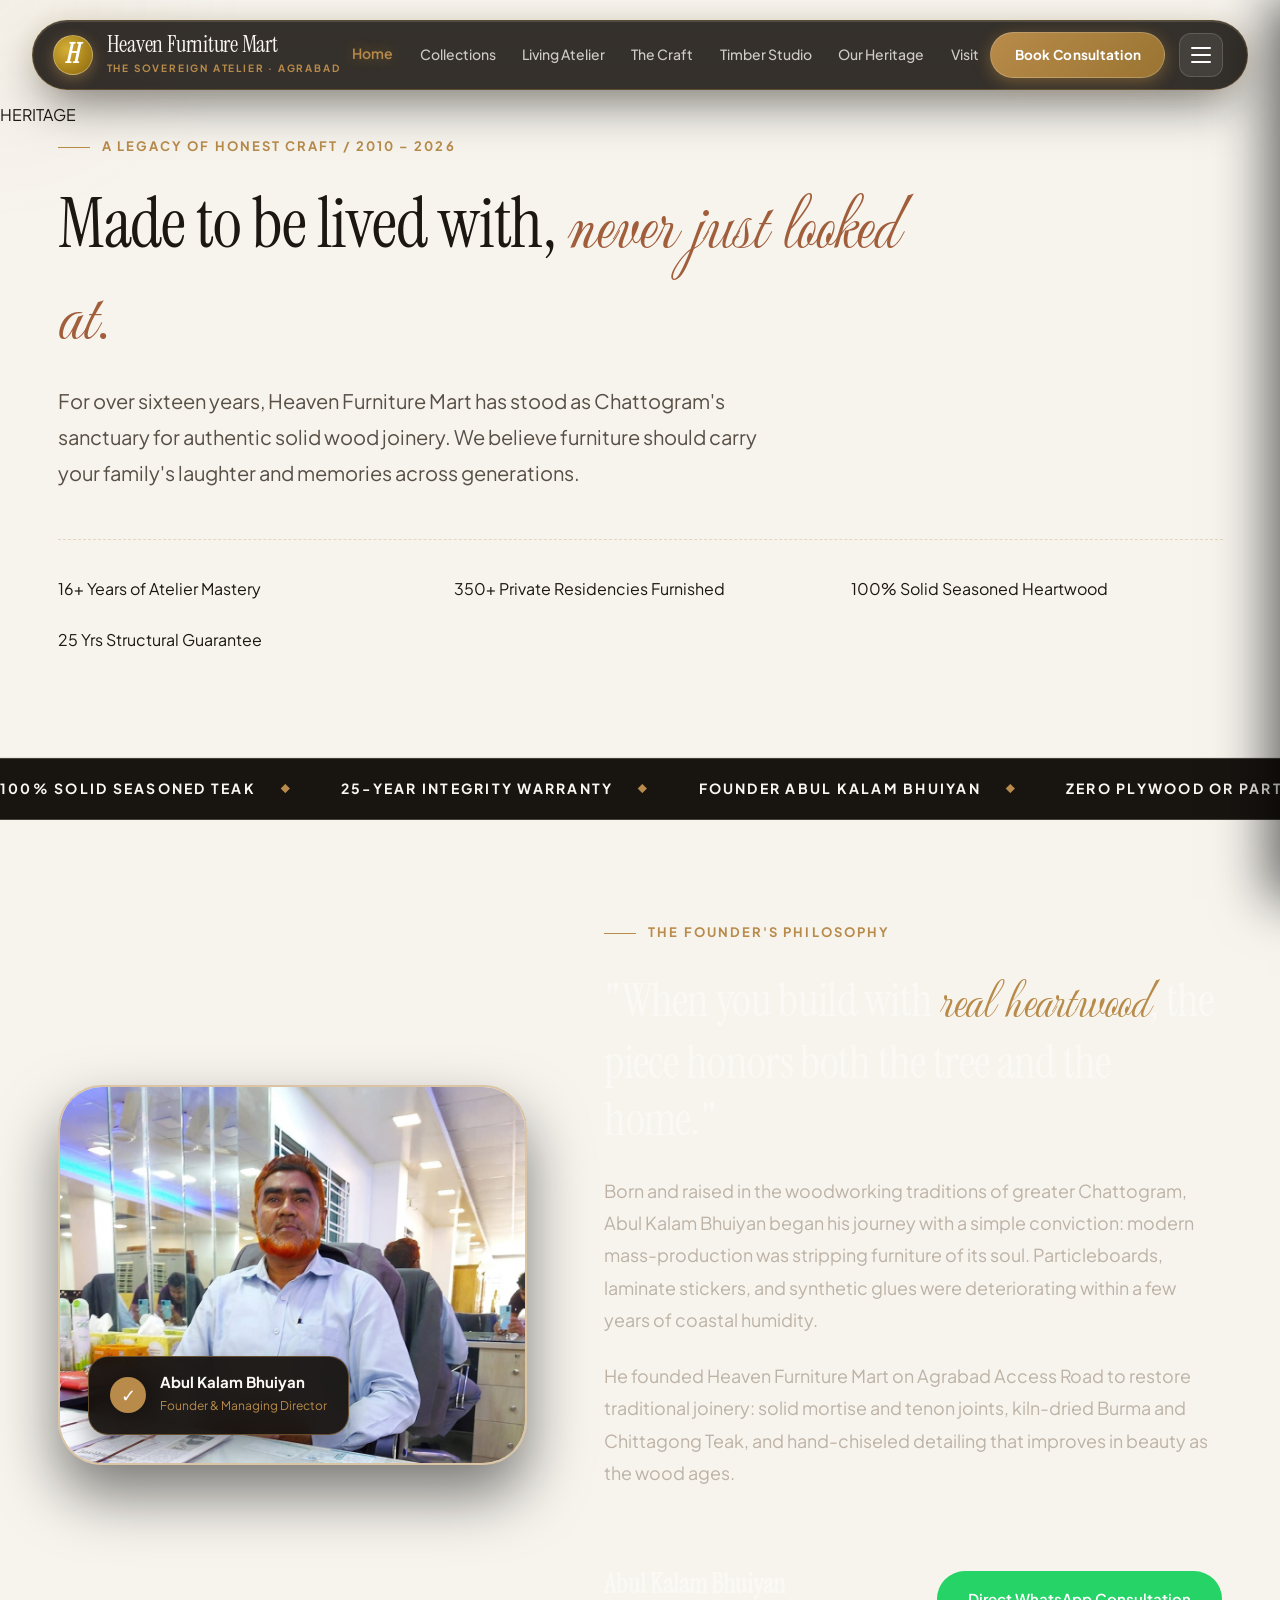
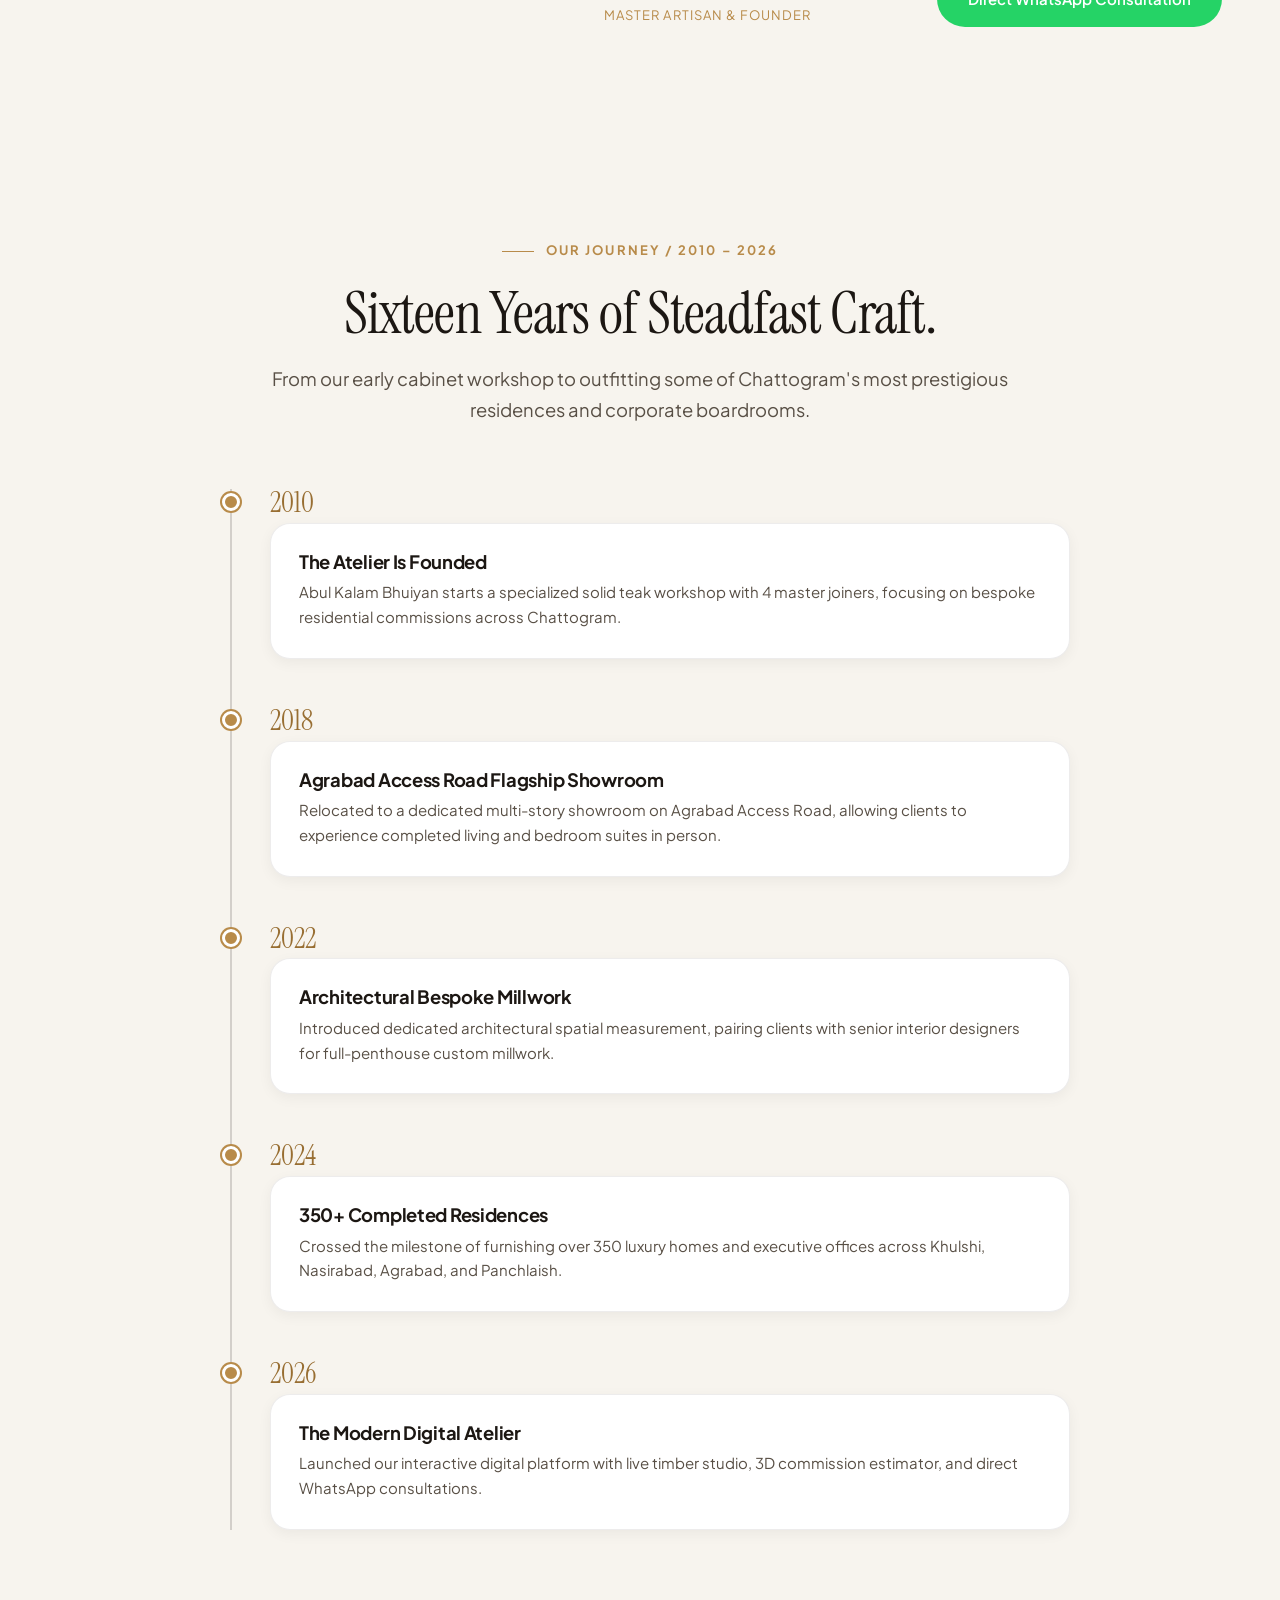
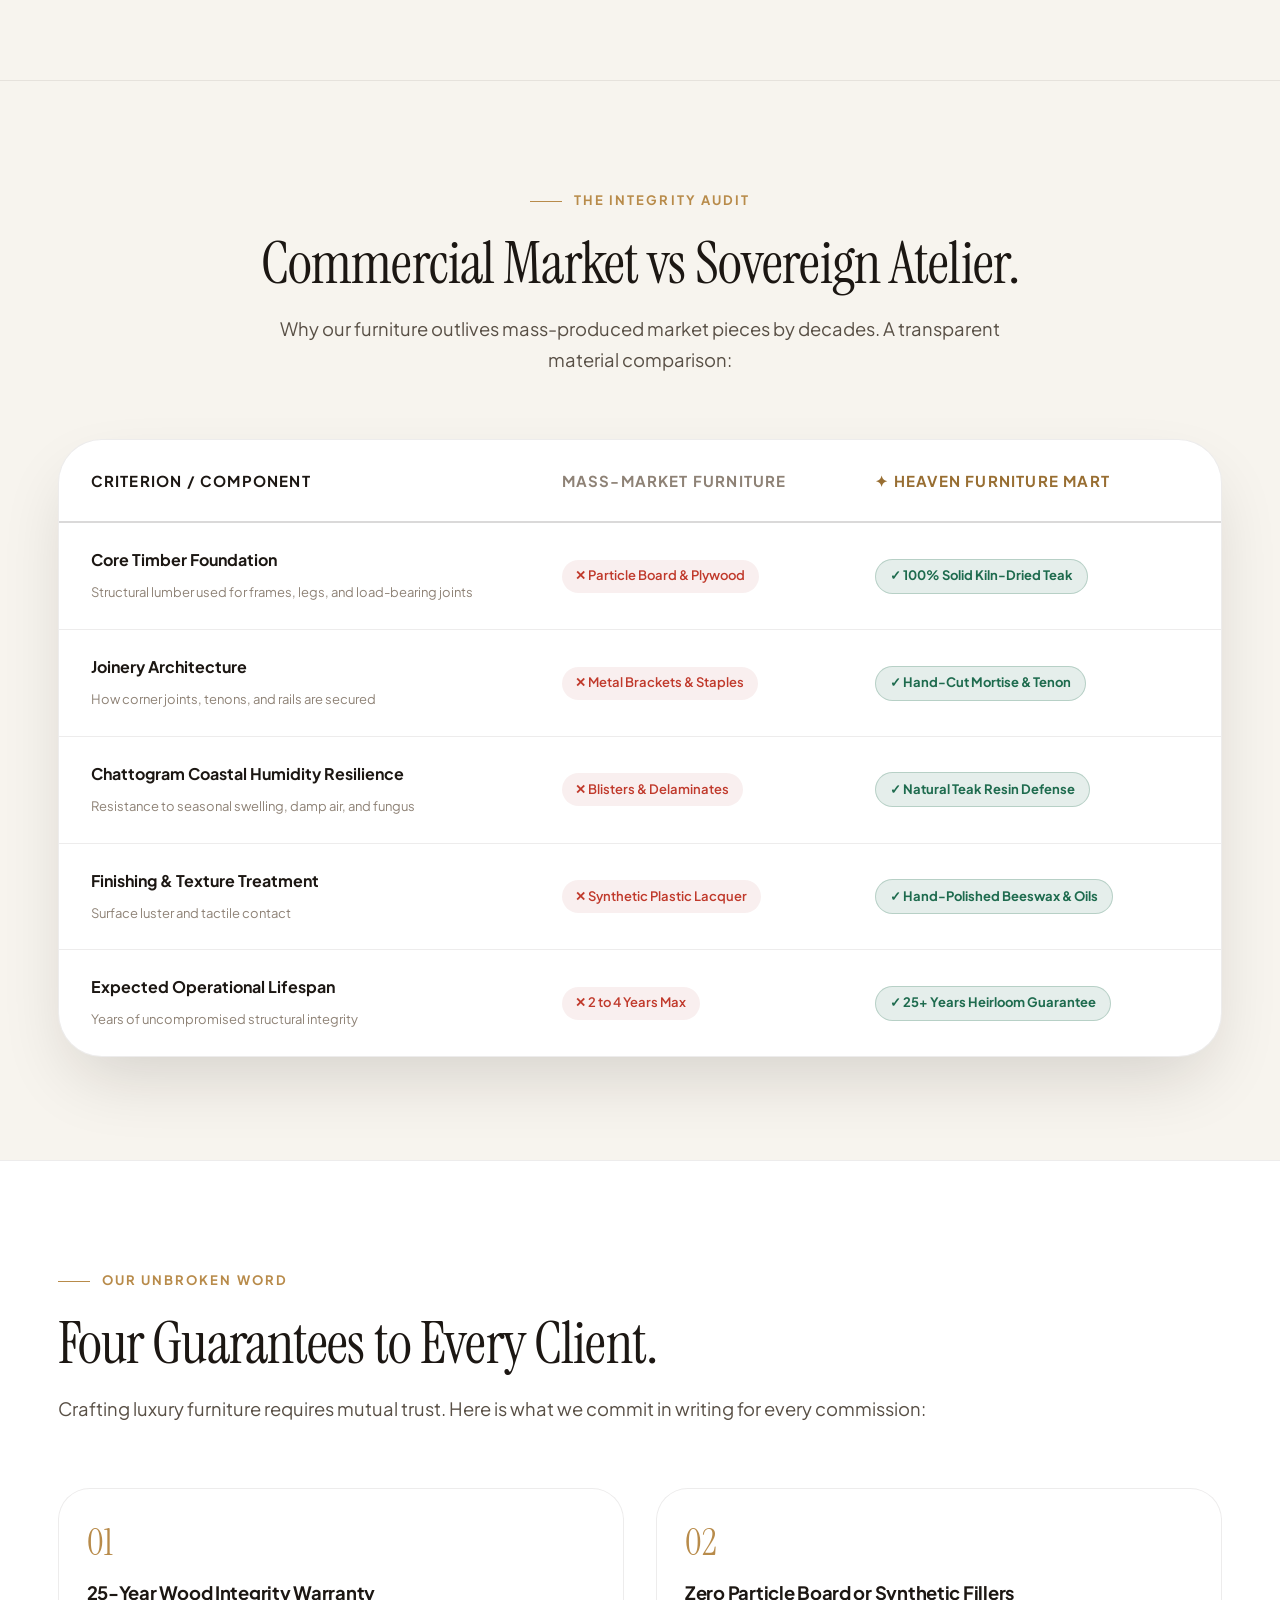
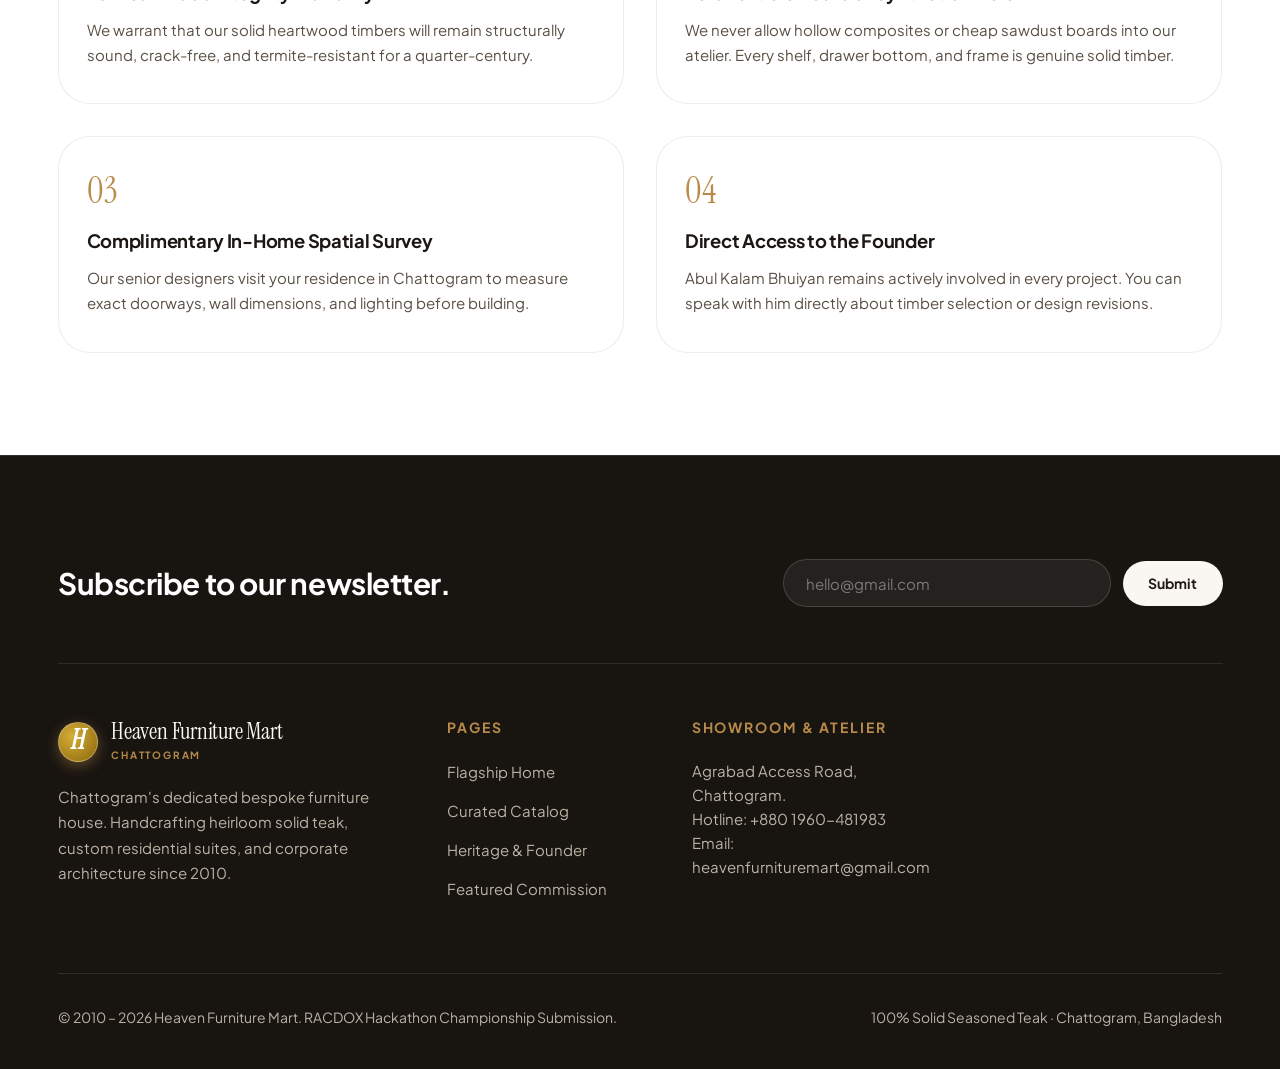
<file: about.html>
<!DOCTYPE html>
<html lang="en">
<head>
  <meta charset="UTF-8">
  <meta name="viewport" content="width=device-width, initial-scale=1.0">
  <meta name="description" content="Our Story & Heritage — Over 15 years of bespoke master woodworking in Chattogram by founder Abul Kalam Bhuiyan. Learn about Heaven Furniture Mart's solid teak commitments.">
  <meta name="keywords" content="Heaven Furniture Mart story, Abul Kalam Bhuiyan, bespoke furniture heritage Chattogram, solid teak wood craftsmanship">
  
  <title>Our Heritage & Story — Heaven Furniture Mart, Chattogram</title>

  <!-- Favicon -->
  <link rel="icon" href="data:image/svg+xml,<svg xmlns=%22http://www.w3.org/2000/svg%22 viewBox=%220 0 100 100%22><text y=%22.9em%22 font-size=%2290%22>🪑</text></svg>">

  <!-- Stylesheets -->
  <link rel="stylesheet" href="css/style.css">
  <link rel="stylesheet" href="css/components.css">
  <style>
    /* About Page Specific Styles */
    .about-hero {
      padding: clamp(4rem, 8vw, 6.5rem) 0;
      background: var(--bg-secondary);
      border-bottom: 1px solid var(--border-subtle);
    }
    .timeline-wrap {
      position: relative;
      max-width: 860px;
      margin: 4rem auto 0;
    }
    .timeline-wrap::before {
      content: '';
      position: absolute;
      top: 0;
      bottom: 0;
      left: 20px;
      width: 2px;
      background: var(--border-medium);
    }
    .timeline-item {
      position: relative;
      padding-left: 60px;
      margin-bottom: 3rem;
    }
    .timeline-dot {
      position: absolute;
      left: 12px;
      top: 4px;
      width: 18px;
      height: 18px;
      border-radius: 50%;
      background: var(--accent-gold);
      border: 3px solid #FFFFFF;
      box-shadow: 0 0 0 2px var(--accent-gold);
    }
    .timeline-year {
      font-family: var(--font-serif);
      font-size: 1.75rem;
      color: var(--accent-gold-hover);
      line-height: 1;
      margin-bottom: 0.35rem;
    }
    .timeline-card {
      background: var(--bg-surface);
      border: 1px solid var(--border-subtle);
      border-radius: var(--radius-md);
      padding: 1.75rem;
      box-shadow: var(--shadow-sm);
    }
    .commitments-grid {
      display: grid;
      grid-template-columns: repeat(2, 1fr);
      gap: 2rem;
      margin-top: 3rem;
    }
    @media (max-width: 768px) {
      .commitments-grid {
        grid-template-columns: 1fr;
      }
    }
  </style>
</head>
<body>

  <!-- Ambient Mouse Glow Follower -->
  <div class="ambient-mouse-glow" aria-hidden="true"></div>

  <!-- Header -->
  <header class="site-header" id="header">
    <div class="header-inner">
      <a href="index.html" class="header-brand" aria-label="Heaven Furniture Mart Home">
        <div class="brand-monogram">H</div>
        <div class="brand-text">
          <span class="brand-title">Heaven Furniture Mart</span>
          <span class="brand-subtitle">The Sovereign Atelier · Agrabad</span>
        </div>
      </a>

      <nav class="nav-links" aria-label="Main Navigation">
        <a href="index.html" class="nav-item">Home</a>
        <a href="shop.html" class="nav-item">Collections</a>
        <a href="index.html#video-stream" class="nav-item">Living Atelier</a>
        <a href="index.html#rites" class="nav-item">The Craft</a>
        <a href="index.html#materials" class="nav-item">Timber Studio</a>
        <a href="about.html" class="nav-item active">Our Heritage</a>
        <a href="index.html#showroom" class="nav-item">Visit</a>
      </nav>

      <div class="header-actions">
        <a href="https://wa.me/8801960481983" target="_blank" rel="noopener noreferrer" class="btn btn-gold header-cta">
          <span>Book Consultation</span>
        </a>
        <button class="mobile-toggle-btn" aria-label="Open Mobile Menu">
          <span></span><span></span><span></span>
        </button>
      </div>
    </div>
  </header>

  <!-- Navigation Drawer -->
  <div class="mobile-drawer-backdrop"></div>
  <aside class="mobile-menu-drawer" aria-label="Navigation Menu">
    <div class="mobile-drawer-header">
      <div class="header-brand">
        <div class="brand-monogram">H</div>
        <div class="brand-text">
          <span class="brand-title" style="color:#FAF7F2;">Heaven Furniture</span>
          <span class="brand-subtitle">Agrabad · Chattogram</span>
        </div>
      </div>
      <button class="mobile-drawer-close" aria-label="Close Navigation Menu">✕</button>
    </div>
    <nav class="mobile-drawer-links">
      <a href="index.html" class="mobile-nav-link">Home</a>
      <a href="shop.html" class="mobile-nav-link">Collection</a>
      <a href="index.html#video-stream" class="mobile-nav-link">Living Atelier</a>
      <a href="about.html" class="mobile-nav-link active">About</a>
      <a href="index.html#showroom" class="mobile-nav-link">Contact</a>
    </nav>
    <div class="mobile-drawer-footer">
      <div class="drawer-meta-section">
        <span class="drawer-meta-label">(EMAIL)</span>
        <a href="mailto:heavenfurnituremart@gmail.com" class="drawer-email-link">heavenfurnituremart@gmail.com</a>
      </div>
      <div class="drawer-meta-section">
        <span class="drawer-meta-label">(SOCIALS)</span>
        <div class="drawer-socials-grid">
          <a href="https://instagram.com" target="_blank" rel="noopener" class="drawer-social-item">INSTAGRAM ↗</a>
          <a href="https://facebook.com" target="_blank" rel="noopener" class="drawer-social-item">FACEBOOK ↗</a>
          <a href="https://wa.me/8801960481983" target="_blank" rel="noopener" class="drawer-social-item">WHATSAPP ↗</a>
          <a href="https://youtube.com" target="_blank" rel="noopener" class="drawer-social-item">YOUTUBE ↗</a>
        </div>
      </div>
    </div>
  </aside>

  <main>
    <!-- About Hero with Watermark & Stats -->
    <section class="about-hero" style="position: relative; overflow: hidden;">
      <div class="bg-watermark-typography" aria-hidden="true">HERITAGE</div>
      <div class="container reveal">
        <span class="eyebrow">A Legacy of Honest Craft / 2010 – 2026</span>
        <h1 class="serif-title" style="font-size: clamp(2.5rem, 5.5vw, 4.5rem); max-width: 900px; margin-bottom: 1.5rem;">
          Made to be lived with, <span class="font-script" style="font-size: 1.15em; color: var(--accent-terracotta);">never just looked at.</span>
        </h1>
        <p style="font-size: clamp(1.0625rem, 1.8vw, 1.25rem); color: var(--text-secondary); max-width: 720px; line-height: 1.8; margin-bottom: 3rem;">
          For over sixteen years, Heaven Furniture Mart has stood as Chattogram's sanctuary for authentic solid wood joinery. We believe furniture should carry your family's laughter and memories across generations.
        </p>

        <!-- Stats Counter Strip -->
        <div class="hero-trust-row reveal reveal-delay-2" style="margin-top: 2rem;">
          <div class="trust-stat-box">
            <span class="stat-number" data-counter-target="16" data-counter-suffix="+">16+</span>
            <span class="stat-label">Years of Atelier Mastery</span>
          </div>
          <div class="trust-stat-box">
            <span class="stat-number" data-counter-target="350" data-counter-suffix="+">350+</span>
            <span class="stat-label">Private Residencies Furnished</span>
          </div>
          <div class="trust-stat-box">
            <span class="stat-number" data-counter-target="100" data-counter-suffix="%">100%</span>
            <span class="stat-label">Solid Seasoned Heartwood</span>
          </div>
          <div class="trust-stat-box">
            <span class="stat-number" data-counter-target="25" data-counter-suffix=" Yrs">25 Yrs</span>
            <span class="stat-label">Structural Guarantee</span>
          </div>
        </div>
      </div>
    </section>

    <!-- Luxury Infinite Crest Ribbon -->
    <div class="marquee-ribbon-strip" aria-hidden="true">
      <div class="marquee-ribbon-track">
        <div class="ribbon-item"><span>100% Solid Seasoned Teak</span><span class="diamond">◆</span></div>
        <div class="ribbon-item"><span>25-Year Integrity Warranty</span><span class="diamond">◆</span></div>
        <div class="ribbon-item"><span>Founder Abul Kalam Bhuiyan</span><span class="diamond">◆</span></div>
        <div class="ribbon-item"><span>Zero Plywood or Particle Boards</span><span class="diamond">◆</span></div>
        <div class="ribbon-item"><span>Hand-Chiseled Mortise & Tenon</span><span class="diamond">◆</span></div>
        <div class="ribbon-item"><span>Agrabad Access Road Flagship Showroom</span><span class="diamond">◆</span></div>
        <!-- Loop duplicate -->
        <div class="ribbon-item"><span>100% Solid Seasoned Teak</span><span class="diamond">◆</span></div>
        <div class="ribbon-item"><span>25-Year Integrity Warranty</span><span class="diamond">◆</span></div>
        <div class="ribbon-item"><span>Founder Abul Kalam Bhuiyan</span><span class="diamond">◆</span></div>
        <div class="ribbon-item"><span>Zero Plywood or Particle Boards</span><span class="diamond">◆</span></div>
        <div class="ribbon-item"><span>Hand-Chiseled Mortise & Tenon</span><span class="diamond">◆</span></div>
        <div class="ribbon-item"><span>Agrabad Access Road Flagship Showroom</span><span class="diamond">◆</span></div>
      </div>
    </div>

    <!-- Founder Section (With Uploaded Picture & 3D Tilt) -->
    <section class="founder-section reveal" style="background: var(--bg-dark); padding: clamp(4.5rem, 8vw, 7.5rem) 0;">
      <div class="container">
        <div class="founder-wrap">
          <div class="founder-photo-frame card-3d-tilt">
            <img src="assets/founder/abul-kalam-bhuiyan.jpg" alt="Abul Kalam Bhuiyan, Founder of Heaven Furniture Mart">
            <div class="founder-verified-badge">
              <div class="badge-icon">✓</div>
              <div class="badge-text">
                <strong>Abul Kalam Bhuiyan</strong>
                <span>Founder & Managing Director</span>
              </div>
            </div>
          </div>

          <div class="founder-content-block">
            <span class="eyebrow">The Founder's Philosophy</span>
            <h2 class="founder-quote-serif">
              "When you build with <span class="script-word">real heartwood</span>, the piece honors both the tree and the home."
            </h2>
            <p class="founder-bio-p">
              Born and raised in the woodworking traditions of greater Chattogram, Abul Kalam Bhuiyan began his journey with a simple conviction: modern mass-production was stripping furniture of its soul. Particleboards, laminate stickers, and synthetic glues were deteriorating within a few years of coastal humidity.
            </p>
            <p class="founder-bio-p">
              He founded Heaven Furniture Mart on Agrabad Access Road to restore traditional joinery: solid mortise and tenon joints, kiln-dried Burma and Chittagong Teak, and hand-chiseled detailing that improves in beauty as the wood ages.
            </p>
            <div class="founder-signature-box">
              <div class="founder-name-tag">
                <strong>Abul Kalam Bhuiyan</strong>
                <span>Master Artisan & Founder</span>
              </div>
              <a href="https://wa.me/8801960481983" target="_blank" rel="noopener noreferrer" class="btn btn-whatsapp">
                <span>Direct WhatsApp Consultation</span>
              </a>
            </div>
          </div>
        </div>
      </div>
    </section>

    <!-- Milestones Timeline with Reveal & Tilt -->
    <section style="padding: clamp(4.5rem, 8vw, 7.5rem) 0; background: var(--bg-primary);">
      <div class="container reveal">
        <div class="section-header center">
          <span class="eyebrow">Our Journey / 2010 – 2026</span>
          <h2 class="section-title">Sixteen Years of Steadfast Craft.</h2>
          <p class="section-subtitle">
            From our early cabinet workshop to outfitting some of Chattogram's most prestigious residences and corporate boardrooms.
          </p>
        </div>

        <div class="timeline-wrap reveal-stagger">
          <!-- 2010 -->
          <div class="timeline-item">
            <div class="timeline-dot"></div>
            <div class="timeline-year">2010</div>
            <div class="timeline-card card-3d-tilt">
              <h3 style="font-family: var(--font-sans); font-size: 1.15rem; font-weight: 700; margin-bottom: 0.5rem; color: var(--text-primary);">The Atelier Is Founded</h3>
              <p style="font-size: 0.9375rem; color: var(--text-secondary); line-height: 1.65;">Abul Kalam Bhuiyan starts a specialized solid teak workshop with 4 master joiners, focusing on bespoke residential commissions across Chattogram.</p>
            </div>
          </div>

          <!-- 2018 -->
          <div class="timeline-item">
            <div class="timeline-dot"></div>
            <div class="timeline-year">2018</div>
            <div class="timeline-card card-3d-tilt">
              <h3 style="font-family: var(--font-sans); font-size: 1.15rem; font-weight: 700; margin-bottom: 0.5rem; color: var(--text-primary);">Agrabad Access Road Flagship Showroom</h3>
              <p style="font-size: 0.9375rem; color: var(--text-secondary); line-height: 1.65;">Relocated to a dedicated multi-story showroom on Agrabad Access Road, allowing clients to experience completed living and bedroom suites in person.</p>
            </div>
          </div>

          <!-- 2022 -->
          <div class="timeline-item">
            <div class="timeline-dot"></div>
            <div class="timeline-year">2022</div>
            <div class="timeline-card card-3d-tilt">
              <h3 style="font-family: var(--font-sans); font-size: 1.15rem; font-weight: 700; margin-bottom: 0.5rem; color: var(--text-primary);">Architectural Bespoke Millwork</h3>
              <p style="font-size: 0.9375rem; color: var(--text-secondary); line-height: 1.65;">Introduced dedicated architectural spatial measurement, pairing clients with senior interior designers for full-penthouse custom millwork.</p>
            </div>
          </div>

          <!-- 2024 -->
          <div class="timeline-item">
            <div class="timeline-dot"></div>
            <div class="timeline-year">2024</div>
            <div class="timeline-card card-3d-tilt">
              <h3 style="font-family: var(--font-sans); font-size: 1.15rem; font-weight: 700; margin-bottom: 0.5rem; color: var(--text-primary);">350+ Completed Residences</h3>
              <p style="font-size: 0.9375rem; color: var(--text-secondary); line-height: 1.65;">Crossed the milestone of furnishing over 350 luxury homes and executive offices across Khulshi, Nasirabad, Agrabad, and Panchlaish.</p>
            </div>
          </div>

          <!-- 2026 -->
          <div class="timeline-item">
            <div class="timeline-dot"></div>
            <div class="timeline-year">2026</div>
            <div class="timeline-card card-3d-tilt">
              <h3 style="font-family: var(--font-sans); font-size: 1.15rem; font-weight: 700; margin-bottom: 0.5rem; color: var(--text-primary);">The Modern Digital Atelier</h3>
              <p style="font-size: 0.9375rem; color: var(--text-secondary); line-height: 1.65;">Launched our interactive digital platform with live timber studio, 3D commission estimator, and direct WhatsApp consultations.</p>
            </div>
          </div>
        </div>
      </div>
    </section>

    <!-- CRAFTSMANSHIP COMPARISON MATRIX (The Competitive Decider Section) -->
    <section style="padding: clamp(4.5rem, 8vw, 7.5rem) 0; background: var(--bg-secondary); border-top: 1px solid var(--border-subtle);">
      <div class="container reveal">
        <div class="section-header center">
          <span class="eyebrow">The Integrity Audit</span>
          <h2 class="section-title">Commercial Market vs Sovereign Atelier.</h2>
          <p class="section-subtitle">
            Why our furniture outlives mass-produced market pieces by decades. A transparent material comparison:
          </p>
        </div>

        <div class="matrix-wrap card-3d-tilt">
          <div class="matrix-header-row">
            <div>Criterion / Component</div>
            <div style="color: var(--text-muted);">Mass-Market Furniture</div>
            <div class="col-heaven">✦ Heaven Furniture Mart</div>
          </div>

          <div class="matrix-item-row">
            <div class="matrix-criterion">
              <strong>Core Timber Foundation</strong>
              <span>Structural lumber used for frames, legs, and load-bearing joints</span>
            </div>
            <div>
              <span class="badge-commercial-flaw">✕ Particle Board & Plywood</span>
            </div>
            <div>
              <span class="badge-heaven-heirloom">✓ 100% Solid Kiln-Dried Teak</span>
            </div>
          </div>

          <div class="matrix-item-row">
            <div class="matrix-criterion">
              <strong>Joinery Architecture</strong>
              <span>How corner joints, tenons, and rails are secured</span>
            </div>
            <div>
              <span class="badge-commercial-flaw">✕ Metal Brackets & Staples</span>
            </div>
            <div>
              <span class="badge-heaven-heirloom">✓ Hand-Cut Mortise & Tenon</span>
            </div>
          </div>

          <div class="matrix-item-row">
            <div class="matrix-criterion">
              <strong>Chattogram Coastal Humidity Resilience</strong>
              <span>Resistance to seasonal swelling, damp air, and fungus</span>
            </div>
            <div>
              <span class="badge-commercial-flaw">✕ Blisters & Delaminates</span>
            </div>
            <div>
              <span class="badge-heaven-heirloom">✓ Natural Teak Resin Defense</span>
            </div>
          </div>

          <div class="matrix-item-row">
            <div class="matrix-criterion">
              <strong>Finishing & Texture Treatment</strong>
              <span>Surface luster and tactile contact</span>
            </div>
            <div>
              <span class="badge-commercial-flaw">✕ Synthetic Plastic Lacquer</span>
            </div>
            <div>
              <span class="badge-heaven-heirloom">✓ Hand-Polished Beeswax & Oils</span>
            </div>
          </div>

          <div class="matrix-item-row">
            <div class="matrix-criterion">
              <strong>Expected Operational Lifespan</strong>
              <span>Years of uncompromised structural integrity</span>
            </div>
            <div>
              <span class="badge-commercial-flaw">✕ 2 to 4 Years Max</span>
            </div>
            <div>
              <span class="badge-heaven-heirloom">✓ 25+ Years Heirloom Guarantee</span>
            </div>
          </div>
        </div>
      </div>
    </section>

    <!-- The 4 Guarantees -->
    <section style="padding: clamp(4.5rem, 8vw, 7.5rem) 0; background: var(--bg-surface); border-top: 1px solid var(--border-subtle);">
      <div class="container reveal">
        <div class="section-header">
          <span class="eyebrow">Our Unbroken Word</span>
          <h2 class="section-title">Four Guarantees to Every Client.</h2>
          <p class="section-subtitle">
            Crafting luxury furniture requires mutual trust. Here is what we commit in writing for every commission:
          </p>
        </div>

        <div class="commitments-grid reveal-stagger">
          <div class="pillar-card card-3d-tilt">
            <span class="pillar-number">01</span>
            <h3 class="pillar-title">25-Year Wood Integrity Warranty</h3>
            <p class="pillar-text">We warrant that our solid heartwood timbers will remain structurally sound, crack-free, and termite-resistant for a quarter-century.</p>
          </div>

          <div class="pillar-card card-3d-tilt">
            <span class="pillar-number">02</span>
            <h3 class="pillar-title">Zero Particle Board or Synthetic Fillers</h3>
            <p class="pillar-text">We never allow hollow composites or cheap sawdust boards into our atelier. Every shelf, drawer bottom, and frame is genuine solid timber.</p>
          </div>

          <div class="pillar-card card-3d-tilt">
            <span class="pillar-number">03</span>
            <h3 class="pillar-title">Complimentary In-Home Spatial Survey</h3>
            <p class="pillar-text">Our senior designers visit your residence in Chattogram to measure exact doorways, wall dimensions, and lighting before building.</p>
          </div>

          <div class="pillar-card card-3d-tilt">
            <span class="pillar-number">04</span>
            <h3 class="pillar-title">Direct Access to the Founder</h3>
            <p class="pillar-text">Abul Kalam Bhuiyan remains actively involved in every project. You can speak with him directly about timber selection or design revisions.</p>
          </div>
        </div>
      </div>
    </section>
  </main>

  <!-- Footer -->
  <footer class="site-footer">
    <div class="container">
      <!-- Newsletter Bar -->
      <div class="footer-newsletter-bar reveal">
        <div class="newsletter-content">
          <h3 class="newsletter-title">Subscribe to our newsletter.</h3>
        </div>
        <form class="newsletter-form" onsubmit="event.preventDefault(); alert('Thank you for subscribing to Heaven Furniture Mart news and private previews.');">
          <input type="email" placeholder="hello@gmail.com" required class="newsletter-input" aria-label="Your email address">
          <button type="submit" class="newsletter-btn">Submit</button>
        </form>
      </div>

      <div class="footer-top-grid">
        <div class="footer-col">
          <div class="header-brand" style="margin-bottom: 1.25rem;">
            <div class="brand-monogram">H</div>
            <div class="brand-text">
              <span class="brand-title" style="color: var(--text-light);">Heaven Furniture Mart</span>
              <span class="brand-subtitle">Chattogram</span>
            </div>
          </div>
          <p style="font-size: 0.9375rem; color: var(--text-light-muted); line-height: 1.7;">
            Chattogram's dedicated bespoke furniture house. Handcrafting heirloom solid teak, custom residential suites, and corporate architecture since 2010.
          </p>
        </div>
        <div class="footer-col">
          <h4>Pages</h4>
          <div class="footer-links">
            <a href="index.html" class="footer-link">Flagship Home</a>
            <a href="shop.html" class="footer-link">Curated Catalog</a>
            <a href="about.html" class="footer-link">Heritage & Founder</a>
            <a href="product.html" class="footer-link">Featured Commission</a>
          </div>
        </div>
        <div class="footer-col">
          <h4>Showroom & Atelier</h4>
          <p style="font-size: 0.9375rem; color: var(--text-light-muted); line-height: 1.6;">
            Agrabad Access Road, Chattogram.<br>
            Hotline: +880 1960-481983<br>
            Email: heavenfurnituremart@gmail.com
          </p>
        </div>
      </div>
      <div class="footer-bottom">
        <p>© 2010 – 2026 Heaven Furniture Mart. RACDOX Hackathon Championship Submission.</p>
        <p>100% Solid Seasoned Teak · Chattogram, Bangladesh</p>
      </div>
    </div>
  </footer>

  <script src="js/script.js"></script>
</body>
</html>
</file>
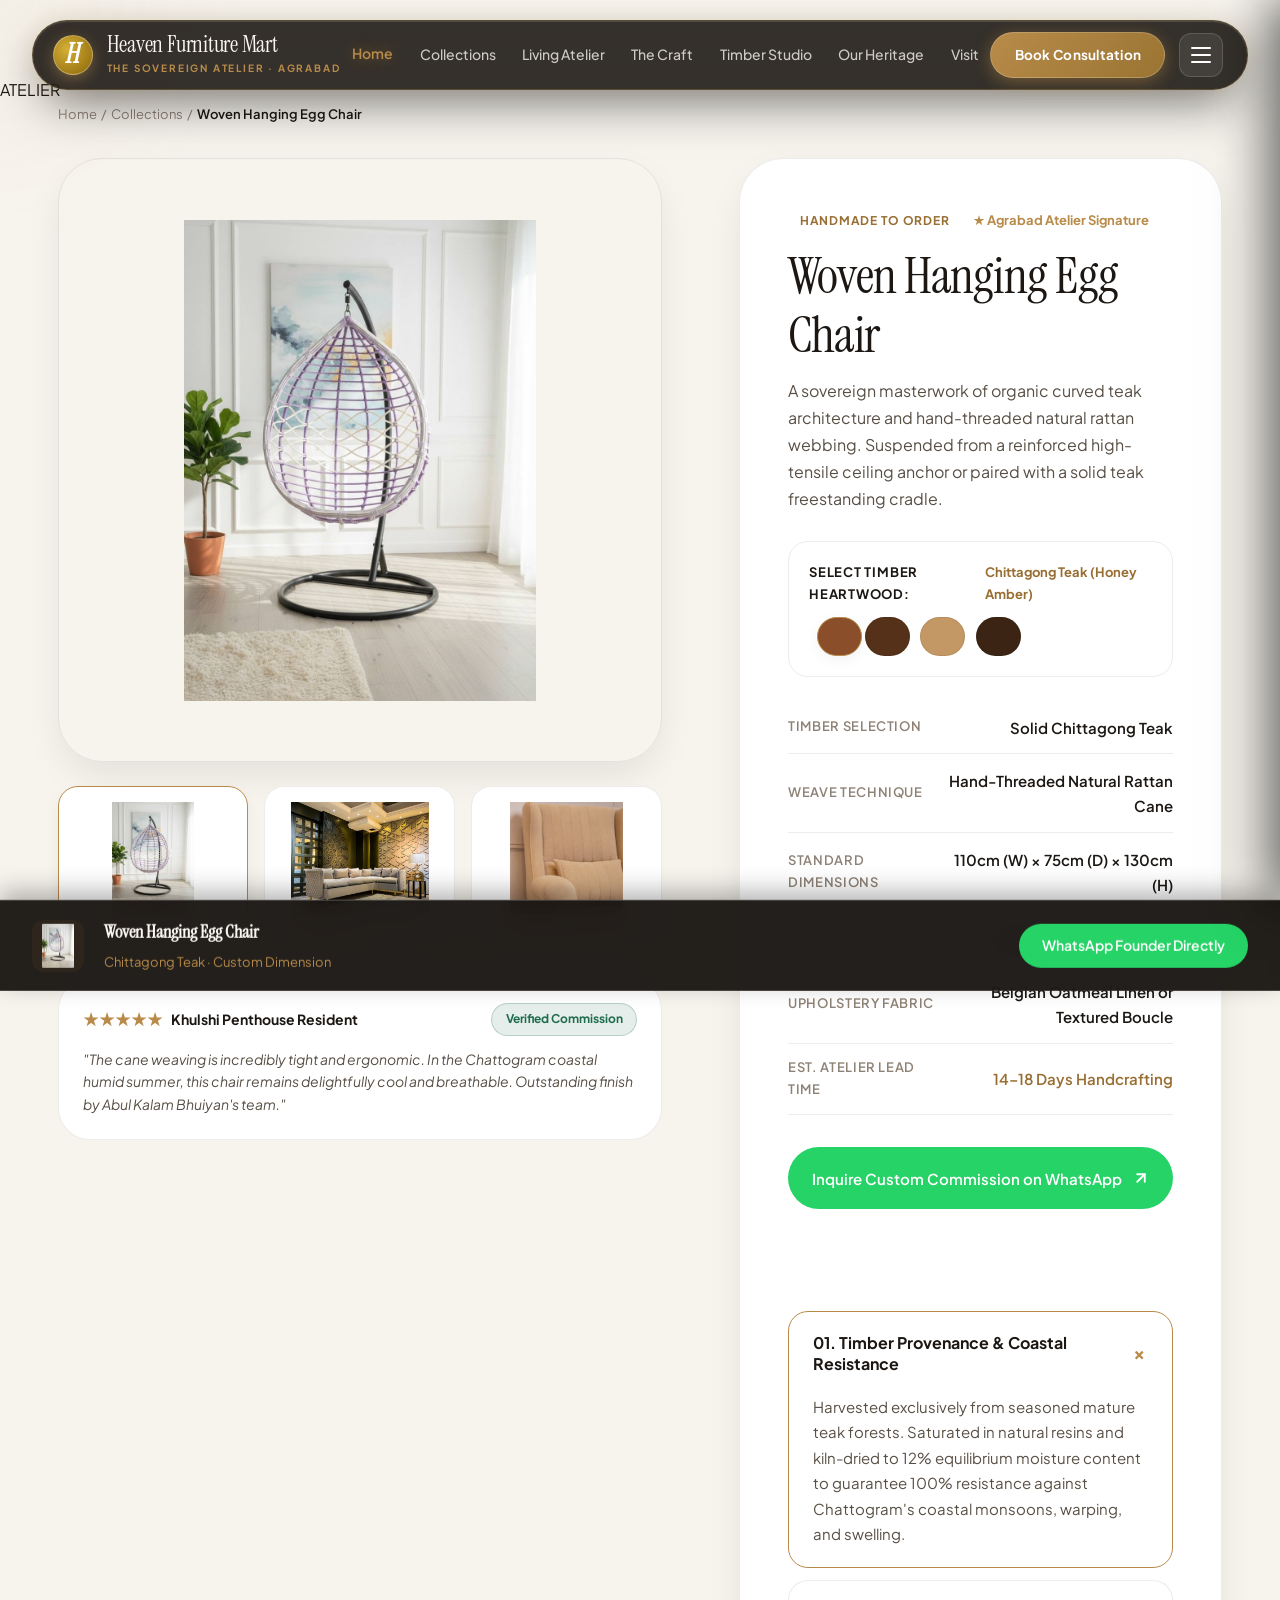
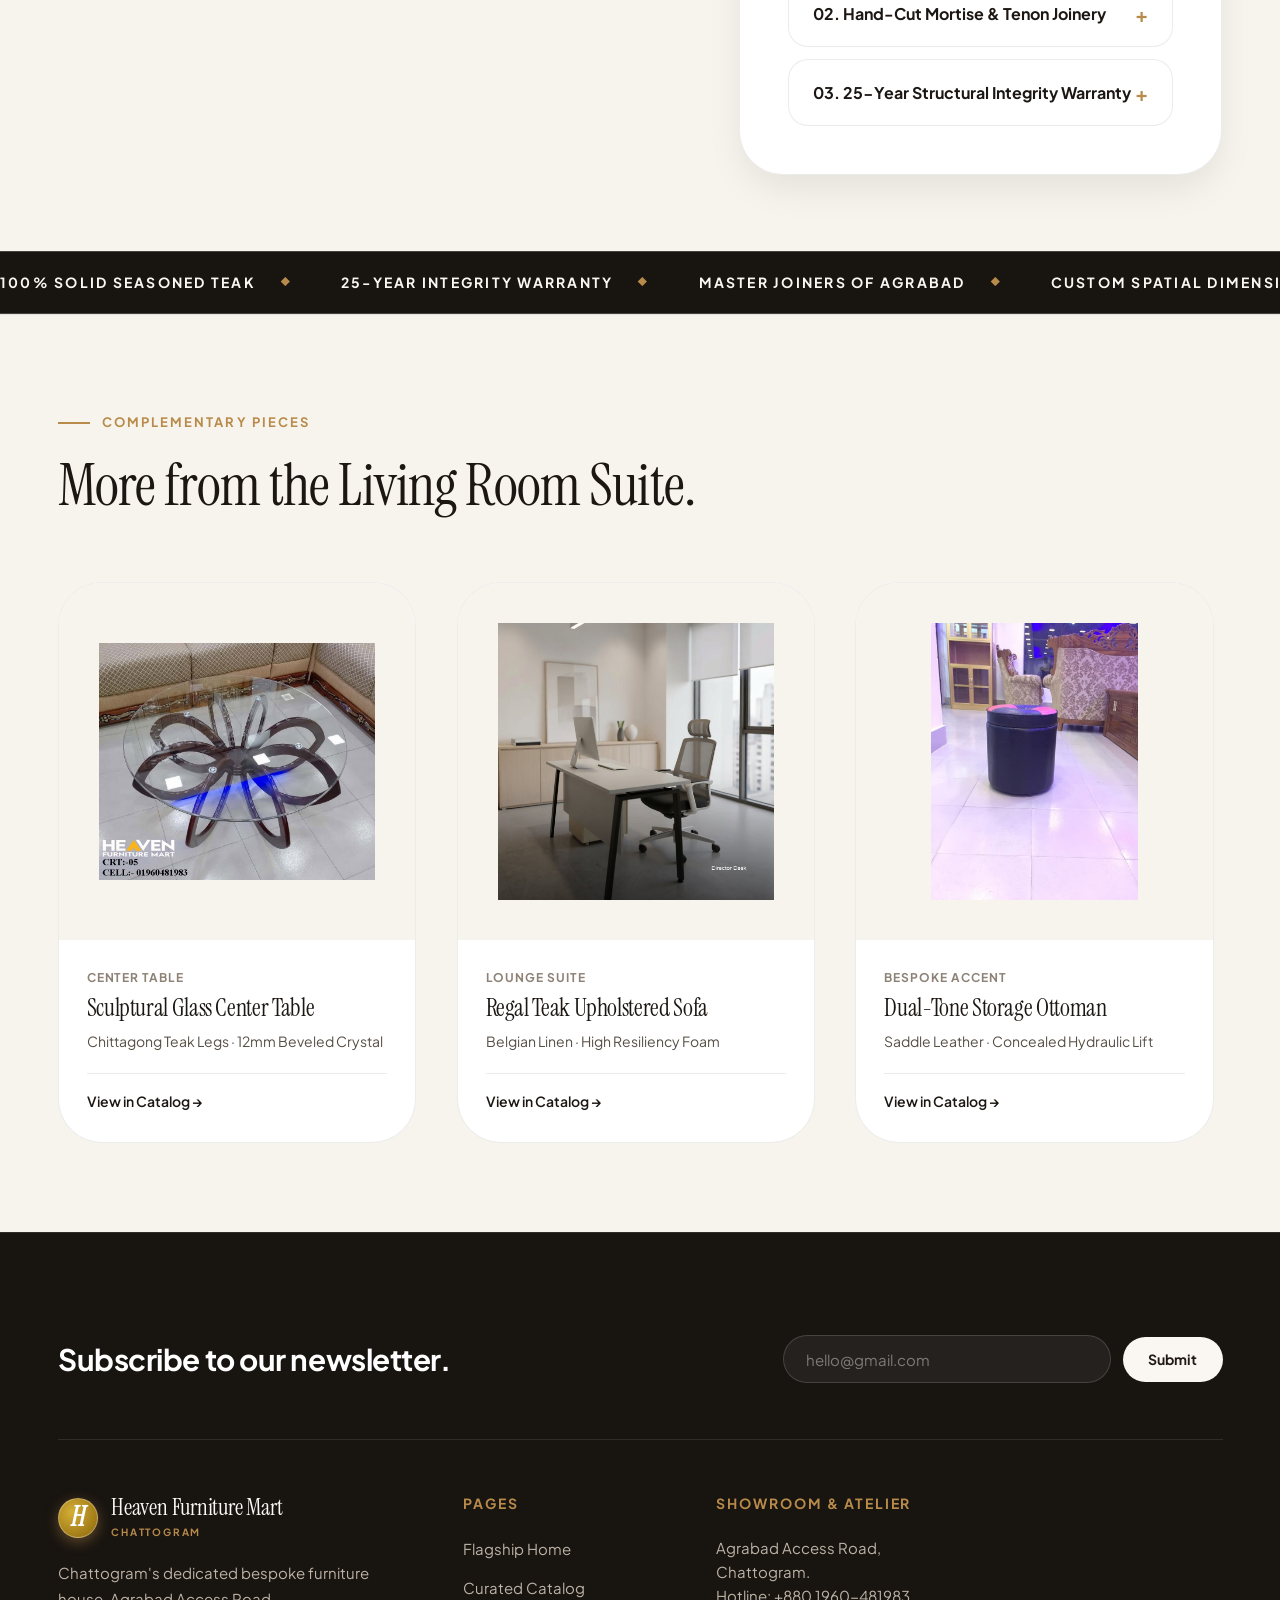
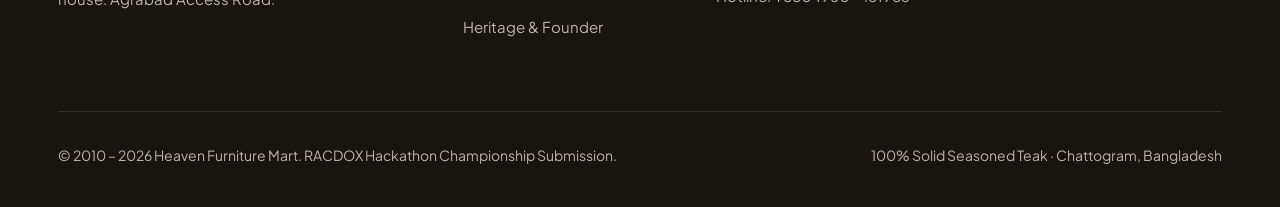
<file: product.html>
<!DOCTYPE html>
<html lang="en">
<head>
  <meta charset="UTF-8">
  <meta name="viewport" content="width=device-width, initial-scale=1.0">
  <meta name="description" content="Woven Hanging Egg Chair — Bespoke commission handcrafted from solid teak and hand-woven natural cane by Heaven Furniture Mart, Chattogram.">
  <meta name="keywords" content="Woven Hanging Egg Chair, bespoke chair Chattogram, cane hanging chair Bangladesh, teak luxury furniture Agrabad">
  
  <title>Woven Hanging Egg Chair — Heaven Furniture Mart, Chattogram</title>

  <!-- Favicon -->
  <link rel="icon" href="data:image/svg+xml,<svg xmlns=%22http://www.w3.org/2000/svg%22 viewBox=%220 0 100 100%22><text y=%22.9em%22 font-size=%2290%22>🪑</text></svg>">

  <!-- Stylesheets -->
  <link rel="stylesheet" href="css/style.css">
  <link rel="stylesheet" href="css/components.css">
  <style>
    /* Product Detail Page Styles */
    .product-detail-hero {
      padding: clamp(3rem, 6vw, 5.5rem) 0;
      background: var(--bg-primary);
    }
    .product-detail-grid {
      display: grid;
      grid-template-columns: 1.15fr 0.85fr;
      gap: clamp(2.5rem, 6vw, 5rem);
      align-items: flex-start;
    }
    .product-gallery-block {
      display: flex;
      flex-direction: column;
      gap: 1.5rem;
    }
    .product-main-view {
      aspect-ratio: 1/1;
      background: var(--bg-secondary);
      border-radius: var(--radius-xl);
      border: 1px solid var(--border-subtle);
      display: flex;
      align-items: center;
      justify-content: center;
      padding: 3rem;
      overflow: hidden;
      box-shadow: var(--shadow-md);
    }
    .product-main-view img {
      max-width: 95%;
      max-height: 95%;
      object-fit: contain;
      transition: transform var(--transition-normal);
    }
    .product-main-view:hover img {
      transform: scale(1.05);
    }
    .product-thumbs-strip {
      display: grid;
      grid-template-columns: repeat(3, 1fr);
      gap: 1rem;
    }
    .product-thumb-card {
      aspect-ratio: 4/3;
      background: var(--bg-surface);
      border: 1px solid var(--border-subtle);
      border-radius: var(--radius-md);
      overflow: hidden;
      cursor: pointer;
      padding: 0.5rem;
      display: flex;
      align-items: center;
      justify-content: center;
      transition: all var(--transition-fast);
    }
    .product-thumb-card.active, .product-thumb-card:hover {
      border-color: var(--accent-gold);
      box-shadow: var(--shadow-sm);
    }
    .product-thumb-card img {
      max-width: 90%;
      max-height: 90%;
      object-fit: contain;
    }

    /* Product Info Column */
    .product-info-sticky {
      position: sticky;
      top: calc(var(--header-height) + 2rem);
      background: var(--bg-surface);
      border: 1px solid var(--border-subtle);
      border-radius: var(--radius-xl);
      padding: clamp(2rem, 4vw, 3rem);
      box-shadow: var(--shadow-md);
    }
    .product-tag-row {
      display: flex;
      align-items: center;
      gap: 0.75rem;
      margin-bottom: 0.75rem;
    }
    .badge-bespoke {
      background: var(--accent-gold-light);
      color: var(--accent-gold-hover);
      padding: 0.25rem 0.75rem;
      border-radius: var(--radius-full);
      font-size: 0.75rem;
      font-weight: 700;
      text-transform: uppercase;
      letter-spacing: 0.06em;
    }
    .product-main-name {
      font-size: clamp(2.25rem, 4vw, 3.25rem);
      line-height: 1.15;
      margin-bottom: 0.75rem;
      color: var(--text-primary);
    }
    .product-meta-desc {
      font-size: 1rem;
      color: var(--text-secondary);
      line-height: 1.7;
      margin-bottom: 1.75rem;
    }

    /* Specs Table */
    .specs-table {
      width: 100%;
      margin-bottom: 2rem;
      border-collapse: collapse;
    }
    .specs-table tr {
      border-bottom: 1px solid var(--border-subtle);
    }
    .specs-table th {
      text-align: left;
      font-size: 0.8125rem;
      font-weight: 600;
      color: var(--text-muted);
      padding: 0.85rem 0;
      width: 38%;
      text-transform: uppercase;
      letter-spacing: 0.05em;
    }
    .specs-table td {
      text-align: right;
      font-size: 0.9375rem;
      font-weight: 600;
      color: var(--text-primary);
      padding: 0.85rem 0;
    }

    /* Related Pieces */
    .related-section {
      padding: clamp(4rem, 7vw, 6rem) 0;
      background: var(--bg-secondary);
      border-top: 1px solid var(--border-subtle);
    }

    @media (max-width: 1024px) {
      .product-detail-grid {
        grid-template-columns: 1fr;
      }
      .product-info-sticky {
        position: relative;
        top: 0;
      }
    }
  </style>
</head>
<body>

  <!-- Ambient Mouse Glow Follower -->
  <div class="ambient-mouse-glow" aria-hidden="true"></div>

  <!-- Header -->
  <header class="site-header" id="header">
    <div class="header-inner">
      <a href="index.html" class="header-brand" aria-label="Heaven Furniture Mart Home">
        <div class="brand-monogram">H</div>
        <div class="brand-text">
          <span class="brand-title">Heaven Furniture Mart</span>
          <span class="brand-subtitle">The Sovereign Atelier · Agrabad</span>
        </div>
      </a>

      <nav class="nav-links" aria-label="Main Navigation">
        <a href="index.html" class="nav-item">Home</a>
        <a href="shop.html" class="nav-item">Collections</a>
        <a href="index.html#video-stream" class="nav-item">Living Atelier</a>
        <a href="index.html#rites" class="nav-item">The Craft</a>
        <a href="index.html#materials" class="nav-item">Timber Studio</a>
        <a href="about.html" class="nav-item">Our Heritage</a>
        <a href="index.html#showroom" class="nav-item">Visit</a>
      </nav>

      <div class="header-actions">
        <a href="https://wa.me/8801960481983" target="_blank" rel="noopener noreferrer" class="btn btn-gold header-cta">
          <span>Book Consultation</span>
        </a>
        <button class="mobile-toggle-btn" aria-label="Open Mobile Menu">
          <span></span><span></span><span></span>
        </button>
      </div>
    </div>
  </header>

  <!-- Navigation Drawer -->
  <div class="mobile-drawer-backdrop"></div>
  <aside class="mobile-menu-drawer" aria-label="Navigation Menu">
    <div class="mobile-drawer-header">
      <div class="header-brand">
        <div class="brand-monogram">H</div>
        <div class="brand-text">
          <span class="brand-title" style="color:#FAF7F2;">Heaven Furniture</span>
          <span class="brand-subtitle">Agrabad · Chattogram</span>
        </div>
      </div>
      <button class="mobile-drawer-close" aria-label="Close Navigation Menu">✕</button>
    </div>
    <nav class="mobile-drawer-links">
      <a href="index.html" class="mobile-nav-link">Home</a>
      <a href="shop.html" class="mobile-nav-link">Collection</a>
      <a href="index.html#video-stream" class="mobile-nav-link">Living Atelier</a>
      <a href="about.html" class="mobile-nav-link">About</a>
      <a href="index.html#showroom" class="mobile-nav-link">Contact</a>
    </nav>
    <div class="mobile-drawer-footer">
      <div class="drawer-meta-section">
        <span class="drawer-meta-label">(EMAIL)</span>
        <a href="mailto:heavenfurnituremart@gmail.com" class="drawer-email-link">heavenfurnituremart@gmail.com</a>
      </div>
      <div class="drawer-meta-section">
        <span class="drawer-meta-label">(SOCIALS)</span>
        <div class="drawer-socials-grid">
          <a href="https://instagram.com" target="_blank" rel="noopener" class="drawer-social-item">INSTAGRAM ↗</a>
          <a href="https://facebook.com" target="_blank" rel="noopener" class="drawer-social-item">FACEBOOK ↗</a>
          <a href="https://wa.me/8801960481983" target="_blank" rel="noopener" class="drawer-social-item">WHATSAPP ↗</a>
          <a href="https://youtube.com" target="_blank" rel="noopener" class="drawer-social-item">YOUTUBE ↗</a>
        </div>
      </div>
    </div>
  </aside>

  <main>
    <!-- Product Detail Section -->
    <section class="product-detail-hero" style="position: relative; overflow: hidden;">
      <div class="bg-watermark-typography" aria-hidden="true">ATELIER</div>
      <div class="container reveal">
        <!-- Breadcrumbs -->
        <div style="font-size: 0.8125rem; color: var(--text-muted); margin-bottom: 2rem;">
          <a href="index.html">Home</a> &nbsp;/&nbsp; <a href="shop.html">Collections</a> &nbsp;/&nbsp; <span style="color: var(--text-primary); font-weight: 600;">Woven Hanging Egg Chair</span>
        </div>

        <div class="product-detail-grid">
          <!-- Gallery Column -->
          <div class="product-gallery-block">
            <div class="product-main-view card-3d-tilt">
              <img id="mainGalleryImg" src="assets/images/products/woven-egg-chair.png" alt="Woven Hanging Egg Chair Main View">
            </div>

            <div class="product-thumbs-strip">
              <div class="product-thumb-card active" onclick="swapImage('assets/images/products/woven-egg-chair.png', this)">
                <img src="assets/images/products/woven-egg-chair.png" alt="Front View">
              </div>
              <div class="product-thumb-card" onclick="swapImage('assets/images/hero/hero-lounge.png', this)">
                <img src="assets/images/hero/hero-lounge.png" alt="In-Room Styled View">
              </div>
              <div class="product-thumb-card" onclick="swapImage('assets/images/atelier/chair-crafting.png', this)">
                <img src="assets/images/atelier/chair-crafting.png" alt="Cane Craft Close-up">
              </div>
            </div>

            <!-- Client Verified Review Card -->
            <div class="timeline-card card-3d-tilt" style="margin-top: 1.5rem; background: var(--bg-surface); border: 1px solid var(--border-subtle); padding: 1.5rem; border-radius: var(--radius-lg);">
              <div style="display: flex; align-items: center; justify-content: space-between; margin-bottom: 0.75rem;">
                <div style="display: flex; align-items: center; gap: 0.5rem;">
                  <span style="color: var(--accent-gold); font-size: 1.15rem;">★★★★★</span>
                  <strong style="font-size: 0.875rem; color: var(--text-primary);">Khulshi Penthouse Resident</strong>
                </div>
                <span class="badge-heaven-heirloom" style="font-size: 0.75rem;">Verified Commission</span>
              </div>
              <p style="font-size: 0.875rem; color: var(--text-secondary); line-height: 1.6; font-style: italic;">
                "The cane weaving is incredibly tight and ergonomic. In the Chattogram coastal humid summer, this chair remains delightfully cool and breathable. Outstanding finish by Abul Kalam Bhuiyan's team."
              </p>
            </div>
          </div>

          <!-- Specifications & Customizer Column -->
          <div class="product-info-sticky card-3d-tilt">
            <div class="product-tag-row">
              <span class="badge-bespoke">Handmade to Order</span>
              <span style="font-size: 0.8125rem; color: var(--accent-gold); font-weight: 700;">★ Agrabad Atelier Signature</span>
            </div>

            <h1 class="serif-title product-main-name">
              Woven Hanging Egg Chair
            </h1>

            <p class="product-meta-desc">
              A sovereign masterwork of organic curved teak architecture and hand-threaded natural rattan webbing. Suspended from a reinforced high-tensile ceiling anchor or paired with a solid teak freestanding cradle.
            </p>

            <!-- Interactive Wood Timber Swatches -->
            <div style="margin: 1.5rem 0; padding: 1.25rem; background: var(--bg-secondary); border-radius: var(--radius-md); border: 1px solid var(--border-subtle);">
              <div style="display: flex; justify-content: space-between; align-items: center; margin-bottom: 0.75rem;">
                <span style="font-size: 0.8125rem; font-weight: 700; text-transform: uppercase; letter-spacing: 0.06em; color: var(--text-primary);">Select Timber Heartwood:</span>
                <strong id="selectedTimberLabel" style="font-size: 0.8125rem; color: var(--accent-gold-hover);">Chittagong Teak (Honey Amber)</strong>
              </div>
              <div style="display: flex; gap: 0.65rem; flex-wrap: wrap;">
                <button type="button" class="swatch-btn active" data-wood="chittagong" style="background: #8A4F2A; width: 36px; height: 36px;" title="Chittagong Teak" onclick="selectTimber('Chittagong Teak (Honey Amber)', '14–18 Days', this)"></button>
                <button type="button" class="swatch-btn" data-wood="burma" style="background: #543118; width: 36px; height: 36px;" title="Burma Teak (Dark Walnut)" onclick="selectTimber('Burma Teak (Deep Heartwood)', '18–22 Days', this)"></button>
                <button type="button" class="swatch-btn" data-wood="gamari" style="background: #C49864; width: 36px; height: 36px;" title="Chittagong Gamari" onclick="selectTimber('Gamari Heartwood (Scandinavian Blonde)', '12–16 Days', this)"></button>
                <button type="button" class="swatch-btn" data-wood="antique" style="background: #3B2414; width: 36px; height: 36px;" title="Royal Segun Polish" onclick="selectTimber('Royal Segun (Antique Beeswax Polish)', '16–20 Days', this)"></button>
              </div>
            </div>

            <!-- Specifications Table -->
            <table class="specs-table">
              <tbody>
                <tr>
                  <th>Timber Selection</th>
                  <td id="tableTimberValue">Solid Chittagong Teak</td>
                </tr>
                <tr>
                  <th>Weave Technique</th>
                  <td>Hand-Threaded Natural Rattan Cane</td>
                </tr>
                <tr>
                  <th>Standard Dimensions</th>
                  <td>110cm (W) × 75cm (D) × 130cm (H)</td>
                </tr>
                <tr>
                  <th>Load Capacity</th>
                  <td>Tested to 220 kg (485 lbs)</td>
                </tr>
                <tr>
                  <th>Upholstery Fabric</th>
                  <td>Belgian Oatmeal Linen or Textured Boucle</td>
                </tr>
                <tr>
                  <th>Est. Atelier Lead Time</th>
                  <td id="tableLeadValue" style="color: var(--accent-gold-hover);">14–18 Days Handcrafting</td>
                </tr>
              </tbody>
            </table>

            <!-- Commission Action -->
            <div style="display: flex; flex-direction: column; gap: 0.75rem;">
              <a id="productWaCta" href="https://wa.me/8801960481983?text=Hello%20Heaven%20Furniture%2C%20I%20would%20like%20to%20commission%20the%20Woven%20Hanging%20Egg%20Chair%20in%20Chittagong%20Teak." target="_blank" rel="noopener noreferrer" class="btn btn-whatsapp" style="width: 100%; padding: 1.15rem; font-size: 0.9375rem;">
                <span>Inquire Custom Commission on WhatsApp</span>
                <svg width="18" height="18" viewBox="0 0 24 24" fill="none" stroke="currentColor" stroke-width="2.5" stroke-linecap="round" stroke-linejoin="round"><line x1="7" y1="17" x2="17" y2="7"></line><polyline points="7 7 17 7 17 17"></polyline></svg>
              </a>
              <a href="index.html#showroom" class="btn btn-outline" style="width: 100%;">
                <span>Visit Agrabad Showroom to Inspect Material</span>
              </a>
            </div>

            <!-- Interactive Accordions -->
            <div class="accordion-group">
              <div class="accordion-card active">
                <button type="button" class="accordion-trigger" onclick="toggleAccordion(this)">
                  <span>01. Timber Provenance & Coastal Resistance</span>
                  <span class="accordion-icon">+</span>
                </button>
                <div class="accordion-content">
                  Harvested exclusively from seasoned mature teak forests. Saturated in natural resins and kiln-dried to 12% equilibrium moisture content to guarantee 100% resistance against Chattogram's coastal monsoons, warping, and swelling.
                </div>
              </div>

              <div class="accordion-card">
                <button type="button" class="accordion-trigger" onclick="toggleAccordion(this)">
                  <span>02. Hand-Cut Mortise & Tenon Joinery</span>
                  <span class="accordion-icon">+</span>
                </button>
                <div class="accordion-content">
                  Every structural angle is interlocking wood-to-wood joinery locked with oak dowels. We reject mass-production staples, chipboard dowels, or synthetic hot-melts that degrade after 2 years.
                </div>
              </div>

              <div class="accordion-card">
                <button type="button" class="accordion-trigger" onclick="toggleAccordion(this)">
                  <span>03. 25-Year Structural Integrity Warranty</span>
                  <span class="accordion-icon">+</span>
                </button>
                <div class="accordion-content">
                  Each completed commission is issued a stamped certificate of authenticity signed directly by founder Abul Kalam Bhuiyan, pledging a full 25-year structural integrity guarantee.
                </div>
              </div>
            </div>
          </div>
        </div>
      </div>
    </section>

    <!-- Luxury Infinite Crest Ribbon -->
    <div class="marquee-ribbon-strip" aria-hidden="true">
      <div class="marquee-ribbon-track">
        <div class="ribbon-item"><span>100% Solid Seasoned Teak</span><span class="diamond">◆</span></div>
        <div class="ribbon-item"><span>25-Year Integrity Warranty</span><span class="diamond">◆</span></div>
        <div class="ribbon-item"><span>Master Joiners of Agrabad</span><span class="diamond">◆</span></div>
        <div class="ribbon-item"><span>Custom Spatial Dimensions</span><span class="diamond">◆</span></div>
        <div class="ribbon-item"><span>Zero Plywood or Particle Boards</span><span class="diamond">◆</span></div>
        <!-- Loop duplicate -->
        <div class="ribbon-item"><span>100% Solid Seasoned Teak</span><span class="diamond">◆</span></div>
        <div class="ribbon-item"><span>25-Year Integrity Warranty</span><span class="diamond">◆</span></div>
        <div class="ribbon-item"><span>Master Joiners of Agrabad</span><span class="diamond">◆</span></div>
        <div class="ribbon-item"><span>Custom Spatial Dimensions</span><span class="diamond">◆</span></div>
        <div class="ribbon-item"><span>Zero Plywood or Particle Boards</span><span class="diamond">◆</span></div>
      </div>
    </div>

    <!-- Related Commissions -->
    <section class="related-section reveal">
      <div class="container">
        <div class="section-header">
          <span class="eyebrow">Complementary Pieces</span>
          <h2 class="section-title">More from the Living Room Suite.</h2>
        </div>

        <div style="display: grid; grid-template-columns: repeat(3, 1fr); gap: 2rem;" class="reveal-stagger">
          <article class="rail-card card-3d-tilt">
            <div class="rail-card-img-wrap">
              <img src="assets/images/products/glass-coffee-table.png" alt="Sculptural Glass Center Table">
            </div>
            <div class="rail-card-body">
              <span class="rail-card-cat">Center Table</span>
              <h3 class="rail-card-name">Sculptural Glass Center Table</h3>
              <p class="rail-card-desc">Chittagong Teak Legs · 12mm Beveled Crystal</p>
              <div class="rail-card-footer">
                <a href="shop.html" class="rail-inquire-link">View in Catalog →</a>
              </div>
            </div>
          </article>

          <article class="rail-card card-3d-tilt">
            <div class="rail-card-img-wrap">
              <img src="assets/images/products/royal-sofa-set.png" alt="Regal Teak Upholstered Sofa">
            </div>
            <div class="rail-card-body">
              <span class="rail-card-cat">Lounge Suite</span>
              <h3 class="rail-card-name">Regal Teak Upholstered Sofa</h3>
              <p class="rail-card-desc">Belgian Linen · High Resiliency Foam</p>
              <div class="rail-card-footer">
                <a href="shop.html" class="rail-inquire-link">View in Catalog →</a>
              </div>
            </div>
          </article>

          <article class="rail-card card-3d-tilt">
            <div class="rail-card-img-wrap">
              <img src="assets/images/products/storage-ottoman.png" alt="Dual-Tone Storage Ottoman">
            </div>
            <div class="rail-card-body">
              <span class="rail-card-cat">Bespoke Accent</span>
              <h3 class="rail-card-name">Dual-Tone Storage Ottoman</h3>
              <p class="rail-card-desc">Saddle Leather · Concealed Hydraulic Lift</p>
              <div class="rail-card-footer">
                <a href="shop.html" class="rail-inquire-link">View in Catalog →</a>
              </div>
            </div>
          </article>
        </div>
      </div>
    </section>
  </main>

  <!-- Sticky Bottom Inquiry Bar -->
  <aside class="sticky-inquiry-bar" id="stickyInquiryBar" aria-label="Quick Commission Bar">
    <div class="sticky-inquiry-info">
      <img src="assets/images/products/woven-egg-chair.png" alt="Woven Hanging Egg Chair" class="sticky-inquiry-thumb">
      <div class="sticky-inquiry-text">
        <strong>Woven Hanging Egg Chair</strong>
        <span id="stickyTimberDisplay">Chittagong Teak · Custom Dimension</span>
      </div>
    </div>
    <div style="display: flex; align-items: center; gap: 1rem;">
      <a id="stickyWaBtn" href="https://wa.me/8801960481983?text=Hello%20Heaven%20Furniture%2C%20I%20am%20ready%20to%20commission%20the%20Woven%20Hanging%20Egg%20Chair." target="_blank" rel="noopener noreferrer" class="btn btn-whatsapp" style="padding: 0.65rem 1.45rem; font-size: 0.875rem;">
        <span>WhatsApp Founder Directly</span>
      </a>
    </div>
  </aside>

  <!-- Footer -->
  <footer class="site-footer">
    <div class="container">
      <!-- Newsletter Bar -->
      <div class="footer-newsletter-bar reveal">
        <div class="newsletter-content">
          <h3 class="newsletter-title">Subscribe to our newsletter.</h3>
        </div>
        <form class="newsletter-form" onsubmit="event.preventDefault(); alert('Thank you for subscribing to Heaven Furniture Mart news and private previews.');">
          <input type="email" placeholder="hello@gmail.com" required class="newsletter-input" aria-label="Your email address">
          <button type="submit" class="newsletter-btn">Submit</button>
        </form>
      </div>

      <div class="footer-top-grid">
        <div class="footer-col">
          <div class="header-brand" style="margin-bottom: 1.25rem;">
            <div class="brand-monogram">H</div>
            <div class="brand-text">
              <span class="brand-title" style="color: var(--text-light);">Heaven Furniture Mart</span>
              <span class="brand-subtitle">Chattogram</span>
            </div>
          </div>
          <p style="font-size: 0.9375rem; color: var(--text-light-muted); line-height: 1.7;">
            Chattogram's dedicated bespoke furniture house. Agrabad Access Road.
          </p>
        </div>
        <div class="footer-col">
          <h4>Pages</h4>
          <div class="footer-links">
            <a href="index.html" class="footer-link">Flagship Home</a>
            <a href="shop.html" class="footer-link">Curated Catalog</a>
            <a href="about.html" class="footer-link">Heritage & Founder</a>
          </div>
        </div>
        <div class="footer-col">
          <h4>Showroom & Atelier</h4>
          <p style="font-size: 0.9375rem; color: var(--text-light-muted); line-height: 1.6;">
            Agrabad Access Road, Chattogram.<br>
            Hotline: +880 1960-481983
          </p>
        </div>
      </div>
      <div class="footer-bottom">
        <p>© 2010 – 2026 Heaven Furniture Mart. RACDOX Hackathon Championship Submission.</p>
        <p>100% Solid Seasoned Teak · Chattogram, Bangladesh</p>
      </div>
    </div>
  </footer>

  <script src="js/script.js"></script>
  <script>
    function swapImage(src, thumb) {
      document.getElementById('mainGalleryImg').src = src;
      document.querySelectorAll('.product-thumb-card').forEach(t => t.classList.remove('active'));
      thumb.classList.add('active');
    }

    function selectTimber(timberName, leadTime, btn) {
      document.querySelectorAll('.swatch-btn').forEach(b => b.classList.remove('active'));
      btn.classList.add('active');

      document.getElementById('selectedTimberLabel').textContent = timberName;
      document.getElementById('tableTimberValue').textContent = timberName;
      document.getElementById('tableLeadValue').textContent = leadTime + ' Handcrafting';
      document.getElementById('stickyTimberDisplay').textContent = timberName + ' · Custom Commission';

      const waText = encodeURIComponent(`Hello Heaven Furniture, I would like to commission the Woven Hanging Egg Chair crafted in ${timberName}. Please advise dimensions.`);
      document.getElementById('productWaCta').href = `https://wa.me/8801960481983?text=${waText}`;
      document.getElementById('stickyWaBtn').href = `https://wa.me/8801960481983?text=${waText}`;
    }

    function toggleAccordion(trigger) {
      const card = trigger.closest('.accordion-card');
      const wasActive = card.classList.contains('active');
      
      document.querySelectorAll('.accordion-card').forEach(c => c.classList.remove('active'));
      if (!wasActive) {
        card.classList.add('active');
      }
    }

    // Sticky Inquiry Bar visibility on scroll
    window.addEventListener('scroll', () => {
      const bar = document.getElementById('stickyInquiryBar');
      if (bar) {
        if (window.scrollY > 450) {
          bar.classList.add('visible');
        } else {
          bar.classList.remove('visible');
        }
      }
    }, { passive: true });
  </script>
</body>
</html>
</file>
<file: css/style.css>
/* ==========================================================================
   HEAVEN FURNITURE MART — MASTER CHAMPIONSHIP DESIGN SYSTEM
   Bespoke Solid Teak & Architectural Studio | Chattogram, Bangladesh
   Aesthetic: Floating Dark Pill Navigation, Giant Watermark, Multi-Tone Section Flow,
   Inline Furniture Typography, and Fluid 60fps Micro-Animations
   ========================================================================== */

/* --- GOOGLE FONTS IMPORT --- */
@import url('https://fonts.googleapis.com/css2?family=Instrument+Serif:ital@0;1&family=Mea+Culpa&family=Plus+Jakarta+Sans:ital,wght@0,300;0,400;0,500;0,600;0,700;1,400&display=swap');

/* --- DESIGN TOKENS --- */
:root {
  /* Dynamic Multi-Tone Palette */
  --bg-sand: #F7F4EE;             /* Warm architectural alabaster / cream */
  --bg-tan: #B58457;              /* Earthy camel / cinnamon accent */
  --bg-emerald: #162B27;          /* Deep dark forest emerald obsidian */
  --bg-espresso: #181410;         /* Deepest teak espresso */
  --bg-surface: #FFFFFF;          /* Pure crisp surface */

  --text-primary: #1C1713;        /* Deep charcoal */
  --text-secondary: #584F45;      /* Warm taupe body */
  --text-muted: #8E8276;          /* Architectural caption */
  --text-light: #FBF9F5;          /* Crisp white on dark */
  --text-light-muted: #BDB2A6;    /* Warm beige on dark */

  --accent-gold: #B88B4A;         /* Heritage brushed gold */
  --accent-gold-hover: #986E32;   /* Deeper gold */
  --accent-gold-glow: rgba(184, 139, 74, 0.28);
  --accent-terracotta: #A15E3B;   /* Teak terracotta */

  --border-subtle: rgba(28, 23, 19, 0.08);
  --border-medium: rgba(28, 23, 19, 0.16);
  --border-dashed: rgba(184, 139, 74, 0.28);
  --border-dark-subtle: rgba(250, 247, 242, 0.10);
  --border-dark-medium: rgba(250, 247, 242, 0.20);

  /* Typography */
  --font-serif: 'Instrument Serif', Georgia, serif;
  --font-sans: 'Plus Jakarta Sans', -apple-system, BlinkMacSystemFont, sans-serif;
  --font-script: 'Mea Culpa', cursive;

  /* Shadows */
  --shadow-sm: 0 4px 14px rgba(22, 18, 14, 0.05);
  --shadow-md: 0 16px 40px -8px rgba(22, 18, 14, 0.10);
  --shadow-lg: 0 30px 70px -15px rgba(22, 18, 14, 0.16);
  --shadow-gold: 0 12px 35px -6px rgba(184, 139, 74, 0.35);

  /* Radii */
  --radius-xs: 6px;
  --radius-sm: 12px;
  --radius-md: 20px;
  --radius-lg: 32px;
  --radius-xl: 44px;
  --radius-full: 9999px;

  /* Layout */
  --container-max: 1400px;
  --gutter: clamp(1.25rem, 4.5vw, 3.75rem);

  /* Transitions */
  --ease-out-expo: cubic-bezier(0.16, 1, 0.3, 1);
  --transition-fast: 0.22s ease;
  --transition-normal: 0.4s var(--ease-out-expo);
  --transition-slow: 0.7s var(--ease-out-expo);
}

/* --- RESET & BASE --- */
*, *::before, *::after {
  box-sizing: border-box;
  margin: 0;
  padding: 0;
}

html {
  font-size: 16px;
  scroll-behavior: smooth;
  -webkit-font-smoothing: antialiased;
}

body {
  font-family: var(--font-sans);
  background-color: var(--bg-sand);
  color: var(--text-primary);
  line-height: 1.68;
  overflow-x: hidden;
  position: relative;
}

/* Global Link Reset — Eliminate all browser default underlines & visited states */
a, a:hover, a:focus, a:visited, a:active {
  text-decoration: none !important;
  color: inherit;
}

/* --- AMBIENT MOUSE SPOTLIGHT (Subtle, Non-Intrusive) --- */
.ambient-mouse-glow {
  position: fixed;
  top: 0;
  left: 0;
  width: 500px;
  height: 500px;
  border-radius: 50%;
  background: radial-gradient(circle, rgba(184, 139, 74, 0.045) 0%, transparent 70%);
  pointer-events: none;
  z-index: 1;
  transform: translate(-50%, -50%);
  transition: transform 0.12s ease-out;
}

/* --- GIANT WATERMARK TYPOGRAPHY (The WOW Visual Layer) --- */
.giant-watermark-text {
  position: absolute;
  top: 50%;
  left: 50%;
  transform: translate(-50%, -50%);
  font-family: var(--font-sans);
  font-size: clamp(6rem, 18vw, 16rem);
  font-weight: 800;
  letter-spacing: 0.28em;
  color: rgba(28, 23, 19, 0.03);
  white-space: nowrap;
  pointer-events: none;
  z-index: 0;
  user-select: none;
  line-height: 1;
}

.giant-watermark-text.light {
  color: rgba(255, 255, 255, 0.035);
}

/* --- INLINE CUTOUT FURNITURE IMAGE TYPOGRAPHY --- */
.inline-word-img {
  display: inline-flex;
  align-items: center;
  justify-content: center;
  vertical-align: middle;
  width: clamp(52px, 5vw, 84px);
  height: clamp(34px, 3.5vw, 56px);
  background: rgba(255, 255, 255, 0.85);
  backdrop-filter: blur(8px);
  border: 1px solid var(--border-medium);
  border-radius: var(--radius-full);
  margin: 0 0.45rem;
  padding: 4px 8px;
  box-shadow: var(--shadow-sm);
  transition: transform var(--transition-fast), box-shadow var(--transition-fast);
}

.inline-word-img:hover {
  transform: scale(1.2) rotate(-3deg);
  box-shadow: var(--shadow-md);
  border-color: var(--accent-gold);
}

.inline-word-img img {
  width: 100%;
  height: 100%;
  object-fit: contain;
}

/* --- REUSABLE UTILITIES --- */
.container {
  width: 100%;
  max-width: var(--container-max);
  margin-left: auto;
  margin-right: auto;
  padding-left: var(--gutter);
  padding-right: var(--gutter);
  position: relative;
  z-index: 2;
}

.page-gutter {
  padding-left: var(--gutter);
  padding-right: var(--gutter);
}

/* --- TYPOGRAPHY --- */
h1, h2, h3, h4, .serif-title {
  font-family: var(--font-serif);
  font-weight: 400;
  line-height: 1.12;
  letter-spacing: -0.015em;
  color: var(--text-primary);
}

.font-script {
  font-family: var(--font-script);
  font-weight: 400;
  color: var(--accent-gold);
}

.eyebrow {
  display: inline-flex;
  align-items: center;
  gap: 0.75rem;
  font-family: var(--font-sans);
  font-size: 0.8125rem;
  font-weight: 700;
  text-transform: uppercase;
  letter-spacing: 0.16em;
  color: var(--accent-gold);
  margin-bottom: 1.25rem;
}

.eyebrow::before {
  content: '';
  display: inline-block;
  width: 32px;
  height: 1.5px;
  background: currentColor;
}

/* --- BUTTONS WITH SHIMMER & MAGNETIC HOVER --- */
.btn {
  display: inline-flex;
  align-items: center;
  justify-content: center;
  gap: 0.65rem;
  padding: 0.95rem 1.95rem;
  font-size: 0.9375rem;
  font-weight: 600;
  border-radius: var(--radius-full);
  transition: all var(--transition-normal);
  white-space: nowrap;
  position: relative;
  overflow: hidden;
  cursor: pointer;
  text-decoration: none !important;
}

.btn::before {
  content: '';
  position: absolute;
  top: 0;
  left: -100%;
  width: 50%;
  height: 100%;
  background: linear-gradient(90deg, transparent, rgba(255, 255, 255, 0.3), transparent);
  transform: skewX(-25deg);
  transition: 0.65s ease;
}

.btn:hover::before {
  left: 150%;
}

.btn-primary {
  background-color: var(--bg-espresso);
  color: var(--text-light);
  box-shadow: var(--shadow-sm);
}

.btn-primary:hover {
  background-color: var(--accent-gold);
  color: #FFFFFF;
  transform: translateY(-3px) scale(1.02);
  box-shadow: var(--shadow-gold);
}

.btn-gold {
  background-color: var(--accent-gold);
  color: #FFFFFF;
  box-shadow: var(--shadow-gold);
}

.btn-gold:hover {
  background-color: var(--accent-gold-hover);
  transform: translateY(-3px) scale(1.02);
  box-shadow: 0 16px 40px -6px rgba(184, 139, 74, 0.45);
}

.btn-outline {
  border: 1px solid var(--border-medium);
  color: var(--text-primary);
  background: rgba(255, 255, 255, 0.75);
  backdrop-filter: blur(10px);
}

.btn-outline:hover {
  border-color: var(--text-primary);
  background: var(--bg-surface);
  transform: translateY(-3px);
  box-shadow: var(--shadow-sm);
}

.btn-whatsapp {
  background-color: #25D366;
  color: #FFFFFF;
  font-weight: 600;
}

.btn-whatsapp:hover {
  background-color: #1EBE5B;
  transform: translateY(-3px) scale(1.02);
  box-shadow: 0 14px 35px -5px rgba(37, 211, 102, 0.4);
}

/* --- FLOATING ARCHITECTURAL PILL HEADER --- */
.site-header {
  position: fixed;
  top: 1.25rem;
  left: 50%;
  transform: translateX(-50%);
  width: min(1320px, 95%);
  height: 70px;
  z-index: 1000;
  background: rgba(18, 14, 10, 0.85);
  backdrop-filter: blur(24px) saturate(180%);
  -webkit-backdrop-filter: blur(24px) saturate(180%);
  border: 1px solid rgba(200, 150, 62, 0.28);
  border-radius: var(--radius-full);
  box-shadow: 0 20px 50px -10px rgba(0, 0, 0, 0.55), 
              inset 0 1px 1px rgba(255, 255, 255, 0.15), 
              0 0 25px rgba(200, 150, 62, 0.12);
  color: #FAF7F2;
  transition: all var(--transition-normal);
  padding: 0 1.5rem 0 1.25rem;
}

.site-header.scrolled {
  top: 0.75rem;
  background: rgba(14, 11, 8, 0.96);
  border-color: rgba(200, 150, 62, 0.4);
  box-shadow: 0 25px 60px rgba(0, 0, 0, 0.65), 
              inset 0 1px 1px rgba(255, 255, 255, 0.12),
              0 0 35px rgba(200, 150, 62, 0.18);
}

.header-inner {
  height: 100%;
  display: flex;
  align-items: center;
  justify-content: space-between;
}

.header-brand {
  display: flex;
  align-items: center;
  gap: 0.85rem;
  text-decoration: none !important;
}

.brand-monogram {
  width: 40px;
  height: 40px;
  border-radius: 50%;
  background: radial-gradient(circle at 35% 35%, #D4AF37, #8B6508);
  border: 1.5px solid rgba(255, 255, 255, 0.3);
  color: #FFFFFF;
  display: flex;
  align-items: center;
  justify-content: center;
  font-family: var(--font-serif);
  font-size: 1.6rem;
  font-style: italic;
  font-weight: 700;
  box-shadow: 0 4px 14px rgba(184, 139, 74, 0.45);
  transition: transform 0.35s cubic-bezier(0.34, 1.56, 0.64, 1), box-shadow 0.35s ease;
  flex-shrink: 0;
}

.header-brand:hover .brand-monogram {
  transform: rotate(-10deg) scale(1.1);
  box-shadow: 0 6px 20px rgba(200, 150, 62, 0.65);
}

.brand-text {
  display: flex;
  flex-direction: column;
  text-decoration: none !important;
}

.brand-title {
  font-family: var(--font-serif);
  font-size: 1.45rem;
  letter-spacing: -0.01em;
  color: #FAF7F2;
  line-height: 1;
  text-decoration: none !important;
}

.brand-subtitle {
  font-family: var(--font-sans);
  font-size: 0.625rem;
  font-weight: 700;
  letter-spacing: 0.18em;
  text-transform: uppercase;
  color: var(--accent-gold);
  margin-top: 4px;
  text-decoration: none !important;
}

/* Nav links in floating header */
.nav-links {
  display: flex;
  align-items: center;
  gap: 1.65rem;
}

.nav-item {
  font-family: var(--font-sans);
  font-size: 0.875rem;
  font-weight: 500;
  color: rgba(250, 247, 242, 0.78);
  text-decoration: none !important;
  position: relative;
  padding: 0.35rem 0;
  background: transparent !important;
  border: none !important;
  box-shadow: none !important;
  transition: all 0.25s cubic-bezier(0.2, 0.8, 0.2, 1);
  white-space: nowrap;
  cursor: pointer;
}

.nav-item:hover,
.nav-item.active {
  color: var(--accent-gold) !important;
  font-weight: 600;
  text-shadow: 0 0 14px rgba(200, 150, 62, 0.45);
  transform: translateY(-1.5px);
  background: transparent !important;
  border: none !important;
  box-shadow: none !important;
  text-decoration: none !important;
}

.header-actions {
  display: flex;
  align-items: center;
  gap: 0.85rem;
}

.header-cta {
  padding: 0.65rem 1.45rem;
  font-size: 0.84375rem;
  font-weight: 700;
  letter-spacing: 0.02em;
  text-decoration: none !important;
  background: linear-gradient(135deg, var(--accent-gold), #9A7432);
  border: 1px solid rgba(255, 255, 255, 0.2);
  box-shadow: 0 4px 16px rgba(200, 150, 62, 0.4);
}

.header-cta:hover {
  background: linear-gradient(135deg, #D4A04E, var(--accent-gold));
  box-shadow: 0 6px 22px rgba(200, 150, 62, 0.6);
  transform: translateY(-2px);
  text-decoration: none !important;
}

/* Menu Drawer Toggle Button */
.mobile-toggle-btn {
  display: flex;
  flex-direction: column;
  justify-content: center;
  align-items: center;
  gap: 5px;
  width: 44px;
  height: 44px;
  border-radius: 12px;
  background: rgba(255, 255, 255, 0.08);
  border: 1px solid rgba(255, 255, 255, 0.15);
  padding: 11px;
  cursor: pointer;
  transition: all var(--transition-fast);
}

.mobile-toggle-btn:hover {
  background: rgba(255, 255, 255, 0.16);
  border-color: var(--accent-gold);
  transform: translateY(-1px);
}

.mobile-toggle-btn span {
  display: block;
  width: 100%;
  height: 2px;
  background: #FFFFFF;
  border-radius: 2px;
  transition: all var(--transition-fast);
}

/* Mobile Drawer */
.mobile-menu-drawer {
  position: fixed;
  top: 0;
  right: 0;
  width: min(400px, 100vw);
  height: 100vh;
  background: var(--bg-espresso);
  color: var(--text-light);
  z-index: 2000;
  padding: 2.5rem 2rem;
  display: flex;
  flex-direction: column;
  transform: translateX(100%);
  transition: transform var(--transition-slow);
  box-shadow: -12px 0 50px rgba(0, 0, 0, 0.6);
}

.mobile-menu-drawer.open {
  transform: translateX(0);
}

.mobile-drawer-backdrop {
  position: fixed;
  inset: 0;
  background: rgba(22, 18, 14, 0.7);
  backdrop-filter: blur(10px);
  z-index: 1999;
  opacity: 0;
  visibility: hidden;
  transition: all var(--transition-normal);
}

.mobile-drawer-backdrop.open {
  opacity: 1;
  visibility: visible;
}

.mobile-drawer-header {
  display: flex;
  align-items: center;
  justify-content: space-between;
  padding-bottom: 2rem;
  border-bottom: 1px solid var(--border-dark-subtle);
}

.mobile-drawer-close {
  width: 40px;
  height: 40px;
  border-radius: 50%;
  border: 1px solid var(--border-dark-medium);
  color: var(--text-light);
  display: flex;
  align-items: center;
  justify-content: center;
  font-size: 1.25rem;
  transition: all var(--transition-fast);
}

.mobile-drawer-close:hover {
  background: var(--accent-gold);
}

.mobile-drawer-links {
  display: flex;
  flex-direction: column;
  gap: 1.25rem;
  margin-top: 2.5rem;
}

.mobile-nav-link {
  font-family: var(--font-serif);
  font-style: italic;
  font-size: clamp(2.1rem, 4vw, 2.75rem);
  font-weight: 400;
  color: #FAF7F2;
  transition: all var(--transition-fast);
  display: block;
  padding-bottom: 0.85rem;
  border-bottom: 1px solid rgba(255, 255, 255, 0.08);
  text-decoration: none !important;
}

.mobile-nav-link:hover, .mobile-nav-link.active {
  color: var(--accent-gold);
  transform: translateX(10px);
}

.mobile-drawer-footer {
  margin-top: auto;
  padding-top: 1.5rem;
  border-top: 1px solid rgba(255, 255, 255, 0.1);
  font-size: 0.875rem;
  color: var(--text-light-muted);
}

/* --- HERO SECTION --- */
.hero-section {
  position: relative;
  padding-top: clamp(6.5rem, 11vw, 9rem);
  padding-bottom: clamp(4.5rem, 8vw, 7rem);
  overflow: hidden;
}

.hero-editorial-wrap {
  display: grid;
  grid-template-columns: 1.15fr 0.85fr;
  gap: clamp(2.5rem, 5vw, 5rem);
  align-items: center;
}

.hero-badge-tag {
  display: inline-flex;
  align-items: center;
  gap: 0.6rem;
  background: var(--accent-gold-light);
  color: var(--accent-gold-hover);
  padding: 0.4rem 1rem;
  border-radius: var(--radius-full);
  font-size: 0.8125rem;
  font-weight: 700;
  letter-spacing: 0.08em;
  text-transform: uppercase;
  width: fit-content;
  margin-bottom: 1.25rem;
  border: 1px solid rgba(184, 139, 74, 0.2);
}

.hero-badge-tag .pulse-dot {
  width: 8px;
  height: 8px;
  border-radius: 50%;
  background: var(--accent-gold);
  animation: pulse-ring 2s infinite;
}

@keyframes pulse-ring {
  0% { transform: scale(0.95); box-shadow: 0 0 0 0 rgba(184, 139, 74, 0.7); }
  70% { transform: scale(1); box-shadow: 0 0 0 8px rgba(184, 139, 74, 0); }
  100% { transform: scale(0.95); box-shadow: 0 0 0 0 rgba(184, 139, 74, 0); }
}

.hero-main-title {
  font-size: clamp(2.85rem, 6vw, 5rem);
  line-height: 1.05;
  margin-bottom: 1.5rem;
  color: var(--text-primary);
}

.hero-main-title span.italic-serif {
  font-style: italic;
  color: var(--accent-terracotta);
}

.hero-description {
  font-size: clamp(1.0625rem, 1.8vw, 1.25rem);
  color: var(--text-secondary);
  line-height: 1.75;
  max-width: 560px;
  margin-bottom: 2.25rem;
}

.hero-cta-group {
  display: flex;
  flex-wrap: wrap;
  align-items: center;
  gap: 1.25rem;
  margin-bottom: 3.25rem;
}

/* Trust Row */
.hero-trust-row {
  display: grid;
  grid-template-columns: repeat(3, 1fr);
  gap: 1.5rem;
  padding-top: 2.25rem;
  border-top: 1px dashed var(--border-dashed);
}

.trust-metric-item strong {
  display: block;
  font-family: var(--font-serif);
  font-size: clamp(1.85rem, 3.2vw, 2.5rem);
  color: var(--text-primary);
  line-height: 1;
}

.trust-metric-item span {
  font-size: 0.8125rem;
  color: var(--text-muted);
  font-weight: 600;
  margin-top: 0.35rem;
  display: block;
}

/* 3D Visual Frame */
.hero-visual-frame {
  position: relative;
  perspective: 1000px;
}

.hero-main-card {
  position: relative;
  border-radius: var(--radius-xl);
  overflow: hidden;
  box-shadow: var(--shadow-lg);
  aspect-ratio: 4/5;
  background: var(--bg-sand);
  transform-style: preserve-3d;
  transition: transform var(--transition-normal);
  border: 1px solid rgba(255, 255, 255, 0.8);
}

.hero-video-portal {
  position: absolute;
  inset: 0;
  width: 100%;
  height: 100%;
  object-fit: cover;
}

/* Floating Pill */
.hero-floating-pill {
  position: absolute;
  bottom: 2rem;
  left: -2rem;
  background: rgba(255, 255, 255, 0.95);
  backdrop-filter: blur(16px);
  padding: 1.25rem 1.5rem;
  border-radius: var(--radius-md);
  box-shadow: var(--shadow-lg);
  border: 1px solid rgba(255, 255, 255, 0.9);
  display: flex;
  align-items: center;
  gap: 1rem;
  max-width: 330px;
  transform: translateZ(35px);
  transition: transform var(--transition-fast);
  animation: float-subtle 4s ease-in-out infinite alternate;
}

@keyframes float-subtle {
  0% { transform: translateZ(35px) translateY(0); }
  100% { transform: translateZ(35px) translateY(-8px); }
}

.pill-thumb {
  width: 58px;
  height: 58px;
  border-radius: var(--radius-sm);
  overflow: hidden;
  flex-shrink: 0;
  background: var(--bg-sand);
}

.pill-thumb img {
  width: 100%;
  height: 100%;
  object-fit: cover;
}

.pill-text p.title {
  font-size: 0.9375rem;
  font-weight: 700;
  color: var(--text-primary);
  line-height: 1.25;
}

.pill-text p.tag {
  font-size: 0.75rem;
  color: var(--accent-gold);
  font-weight: 700;
  text-transform: uppercase;
  letter-spacing: 0.06em;
  margin-top: 3px;
}

/* --- SECTION SHARED HEADERS --- */
.section-header {
  margin-bottom: clamp(2.5rem, 5vw, 4rem);
}

.section-header.center {
  text-align: center;
  max-width: 780px;
  margin-left: auto;
  margin-right: auto;
}

.section-title {
  font-size: clamp(2.25rem, 4.5vw, 3.65rem);
  line-height: 1.12;
  color: var(--text-primary);
}

.section-subtitle {
  font-size: clamp(1rem, 1.5vw, 1.15rem);
  color: var(--text-secondary);
  margin-top: 1rem;
  line-height: 1.7;
}

/* --- FOOTER --- */
.site-footer {
  background: var(--bg-espresso);
  color: var(--text-light);
  padding-top: clamp(4.5rem, 8vw, 6.5rem);
  padding-bottom: 2.5rem;
  border-top: 1px solid var(--border-dark-subtle);
}

.footer-top-grid {
  display: grid;
  grid-template-columns: 1.4fr 0.8fr 0.8fr 1fr;
  gap: clamp(2rem, 4vw, 4rem);
  margin-bottom: clamp(3rem, 6vw, 4.5rem);
}

.footer-col h4 {
  font-family: var(--font-sans);
  font-size: 0.875rem;
  font-weight: 700;
  text-transform: uppercase;
  letter-spacing: 0.14em;
  color: var(--accent-gold);
  margin-bottom: 1.5rem;
}

.footer-links {
  display: flex;
  flex-direction: column;
  gap: 0.85rem;
}

.footer-link {
  color: var(--text-light-muted);
  font-size: 0.9375rem;
  transition: all var(--transition-fast);
}

.footer-link:hover {
  color: var(--text-light);
  padding-left: 6px;
}

.footer-bottom {
  padding-top: 2rem;
  border-top: 1px solid var(--border-dark-subtle);
  display: flex;
  flex-wrap: wrap;
  align-items: center;
  justify-content: space-between;
  gap: 1rem;
  font-size: 0.875rem;
  color: var(--text-light-muted);
}

/* Responsive */
@media (max-width: 1024px) {
  .hero-editorial-wrap {
    grid-template-columns: 1fr;
    gap: 3.5rem;
  }
  .hero-floating-pill {
    left: 1rem;
    bottom: 1rem;
  }
  .footer-top-grid {
    grid-template-columns: repeat(2, 1fr);
  }
}

@media (max-width: 809.98px) {
  .nav-links, .header-cta {
    display: none;
  }
  .mobile-toggle-btn {
    display: flex;
  }
  .site-header {
    width: 96%;
    padding: 0 1rem;
  }
  .hero-trust-row {
    grid-template-columns: 1fr;
    gap: 1.25rem;
  }
  .footer-top-grid {
    grid-template-columns: 1fr;
  }
}
</file>
<file: css/components.css>
/* ==========================================================================
   HEAVEN FURNITURE MART — SUPERCHARGED COMPONENTS STYLESHEET
   Multi-Tone Section Flow (Emerald, Tan, Sand), 12-Video Continuous Stream,
   Interactive Wood Laboratory, Statement Typographic Banner & Rich Hover Effects
   ========================================================================== */

/* --- 1. DYNAMIC MULTI-TONE SECTION STYLES --- */
.section-emerald {
  background: var(--bg-emerald);
  color: var(--text-light);
  position: relative;
  overflow: hidden;
}

.section-emerald .section-title {
  color: var(--text-light);
}

.section-emerald .section-subtitle {
  color: var(--text-light-muted);
}

.section-emerald .eyebrow {
  color: var(--accent-gold);
}

.section-tan {
  background: linear-gradient(135deg, #A86D39 0%, #7E4B21 100%);
  color: #FFFFFF;
  position: relative;
  overflow: hidden;
}

.section-tan .section-title,
.section-tan .section-subtitle {
  color: #FFFFFF;
}

.section-tan .eyebrow {
  color: #F7E7CD;
}

.section-dashed-divider {
  border-top: 1px dashed var(--border-dashed);
}

/* --- 2. INLINE CUTOUT FURNITURE STATEMENT QUOTE SECTION --- */
.statement-quote-section {
  padding: clamp(5rem, 9vw, 8rem) 0;
  background: var(--bg-surface);
  position: relative;
  overflow: hidden;
  border-top: 1px solid var(--border-subtle);
  border-bottom: 1px solid var(--border-subtle);
}

.statement-quote-wrap {
  max-width: 1060px;
  margin: 0 auto;
  text-align: center;
}

.statement-quote-text {
  font-family: var(--font-serif);
  font-size: clamp(2rem, 4.2vw, 3.75rem);
  line-height: 1.35;
  color: var(--text-primary);
  letter-spacing: -0.015em;
}

.statement-quote-text span.italic-accent {
  font-style: italic;
  color: var(--accent-terracotta);
}

/* --- 3. THE LIVING ATELIER: 12-VIDEO CONTINUOUS MOVING MARQUEE --- */
.video-stream-section {
  background: var(--bg-espresso);
  color: var(--text-light);
  padding: clamp(5rem, 8vw, 7.5rem) 0;
  position: relative;
  overflow: hidden;
}

.marquee-container {
  display: flex;
  flex-direction: column;
  gap: 2rem;
  width: 100vw;
  margin-left: calc(-50vw + 50%);
  overflow: hidden;
  position: relative;
}

.marquee-container::before,
.marquee-container::after {
  content: '';
  position: absolute;
  top: 0;
  bottom: 0;
  width: clamp(40px, 12vw, 160px);
  z-index: 2;
  pointer-events: none;
}

.marquee-container::before {
  left: 0;
  background: linear-gradient(90deg, var(--bg-espresso) 0%, transparent 100%);
}

.marquee-container::after {
  right: 0;
  background: linear-gradient(270deg, var(--bg-espresso) 0%, transparent 100%);
}

.marquee-row {
  display: flex;
  width: max-content;
  gap: 1.5rem;
}

.marquee-row.glide-left {
  animation: marquee-glide-left 48s linear infinite;
}

.marquee-row.glide-right {
  animation: marquee-glide-right 52s linear infinite;
}

.marquee-row:hover {
  animation-play-state: paused;
}

@keyframes marquee-glide-left {
  0% { transform: translateX(0); }
  100% { transform: translateX(-50%); }
}

@keyframes marquee-glide-right {
  0% { transform: translateX(-50%); }
  100% { transform: translateX(0); }
}

.stream-video-card {
  width: clamp(280px, 24vw, 360px);
  aspect-ratio: 16/10;
  background: #241D16;
  border-radius: var(--radius-lg);
  overflow: hidden;
  position: relative;
  border: 1px solid var(--border-dark-medium);
  box-shadow: 0 16px 36px rgba(0, 0, 0, 0.4);
  flex-shrink: 0;
  transition: all var(--transition-normal);
  cursor: pointer;
}

.stream-video-card:hover {
  transform: translateY(-8px) scale(1.03);
  border-color: var(--accent-gold);
  box-shadow: 0 24px 50px -10px rgba(184, 139, 74, 0.4);
  z-index: 5;
}

.stream-video-card video {
  width: 100%;
  height: 100%;
  object-fit: cover;
}

.stream-card-overlay {
  position: absolute;
  inset: 0;
  background: linear-gradient(0deg, rgba(22, 18, 14, 0.88) 0%, rgba(22, 18, 14, 0.15) 60%, transparent 100%);
  display: flex;
  flex-direction: column;
  justify-content: flex-end;
  padding: 1.25rem 1.5rem;
  transition: opacity var(--transition-fast);
}

.stream-card-badge {
  position: absolute;
  top: 1rem;
  left: 1rem;
  background: rgba(22, 18, 14, 0.82);
  backdrop-filter: blur(8px);
  padding: 0.28rem 0.75rem;
  border-radius: var(--radius-full);
  font-size: 0.6875rem;
  font-weight: 700;
  letter-spacing: 0.08em;
  text-transform: uppercase;
  color: var(--accent-gold);
  border: 1px solid rgba(184, 139, 74, 0.35);
  display: flex;
  align-items: center;
  gap: 0.4rem;
}

.stream-card-badge::before {
  content: '';
  width: 6px;
  height: 6px;
  border-radius: 50%;
  background: #25D366;
  box-shadow: 0 0 6px #25D366;
}

.stream-card-title {
  font-family: var(--font-serif);
  font-size: 1.25rem;
  color: var(--text-light);
  line-height: 1.2;
}

.stream-card-meta {
  font-size: 0.75rem;
  color: var(--text-light-muted);
  margin-top: 2px;
}

/* --- 4. THE 5 PILLARS OF HEIRLOOM WOODCRAFT --- */
.heirloom-pillars-grid {
  display: grid;
  grid-template-columns: repeat(4, 1fr);
  gap: 1.5rem;
  margin-top: 3.5rem;
}

.pillar-card {
  background: var(--bg-surface);
  border: 1px solid var(--border-subtle);
  border-radius: var(--radius-lg);
  padding: 2.25rem 1.75rem;
  transition: all var(--transition-normal);
  position: relative;
  overflow: hidden;
  display: flex;
  flex-direction: column;
}

.pillar-card::before {
  content: '';
  position: absolute;
  top: 0;
  left: 0;
  width: 100%;
  height: 3.5px;
  background: linear-gradient(90deg, var(--accent-gold), var(--accent-terracotta));
  transform: scaleX(0);
  transform-origin: left;
  transition: transform var(--transition-normal);
}

.pillar-card:hover {
  transform: translateY(-8px);
  box-shadow: var(--shadow-lg);
  border-color: rgba(184, 139, 74, 0.4);
}

.pillar-card:hover::before {
  transform: scaleX(1);
}

.pillar-number {
  font-family: var(--font-serif);
  font-size: 2.25rem;
  color: var(--accent-gold);
  line-height: 1;
  margin-bottom: 1.25rem;
}

.pillar-title {
  font-family: var(--font-sans);
  font-size: 1.15rem;
  font-weight: 700;
  color: var(--text-primary);
  margin-bottom: 0.75rem;
  line-height: 1.35;
}

.pillar-text {
  font-size: 0.9375rem;
  color: var(--text-secondary);
  line-height: 1.65;
}

/* --- 5. THE FOUR RITES OF CRAFT (Deep Emerald Theme) --- */
.atelier-section {
  padding: clamp(5.5rem, 9vw, 8.5rem) 0;
}

.atelier-grid {
  display: grid;
  grid-template-columns: repeat(4, 1fr);
  gap: 1.5rem;
  margin-top: 3.5rem;
}

.movement-card {
  background: rgba(255, 255, 255, 0.05);
  backdrop-filter: blur(12px);
  border: 1px solid var(--border-dark-subtle);
  border-radius: var(--radius-lg);
  overflow: hidden;
  display: flex;
  flex-direction: column;
  transition: all var(--transition-normal);
  position: relative;
}

.movement-card:hover {
  border-color: var(--accent-gold);
  transform: translateY(-8px);
  box-shadow: 0 25px 50px rgba(0, 0, 0, 0.45);
  background: rgba(255, 255, 255, 0.08);
}

.movement-media-frame {
  position: relative;
  aspect-ratio: 4/3;
  overflow: hidden;
  background: #0E1B18;
}

.movement-media-frame img,
.movement-media-frame video {
  width: 100%;
  height: 100%;
  object-fit: cover;
  transition: transform var(--transition-slow);
}

.movement-card:hover .movement-media-frame img,
.movement-card:hover .movement-media-frame video {
  transform: scale(1.08);
}

.movement-step-tag {
  position: absolute;
  top: 1rem;
  left: 1rem;
  background: rgba(14, 27, 24, 0.88);
  backdrop-filter: blur(8px);
  padding: 0.35rem 0.85rem;
  border-radius: var(--radius-full);
  font-size: 0.6875rem;
  font-weight: 700;
  letter-spacing: 0.08em;
  text-transform: uppercase;
  color: var(--accent-gold);
  border: 1px solid rgba(184, 139, 74, 0.35);
}

.movement-content {
  padding: 1.75rem 1.5rem;
  display: flex;
  flex-direction: column;
  flex-grow: 1;
}

.movement-index {
  font-size: 0.75rem;
  font-weight: 700;
  letter-spacing: 0.12em;
  text-transform: uppercase;
  color: var(--accent-gold);
  margin-bottom: 0.5rem;
}

.movement-title {
  font-family: var(--font-serif);
  font-size: 1.6rem;
  color: var(--text-light);
  line-height: 1.2;
  margin-bottom: 0.75rem;
}

.movement-desc {
  font-size: 0.875rem;
  color: var(--text-light-muted);
  line-height: 1.65;
}

/* --- 6. INTERACTIVE WOOD LABORATORY --- */
.wood-studio-section {
  padding: clamp(5rem, 8vw, 7.5rem) 0;
  background: var(--bg-sand);
}

.studio-wrapper {
  display: grid;
  grid-template-columns: 1fr 1.15fr;
  gap: clamp(2.5rem, 5vw, 5rem);
  align-items: center;
  background: var(--bg-surface);
  border: 1px solid var(--border-subtle);
  border-radius: var(--radius-xl);
  padding: clamp(2rem, 4vw, 4rem);
  box-shadow: var(--shadow-md);
}

.swatch-selector-list {
  display: flex;
  flex-direction: column;
  gap: 1rem;
  margin-top: 2rem;
}

.swatch-btn {
  display: flex;
  align-items: center;
  gap: 1.25rem;
  padding: 1.15rem 1.35rem;
  border-radius: var(--radius-md);
  border: 1px solid var(--border-subtle);
  background: var(--bg-sand);
  text-align: left;
  transition: all var(--transition-normal);
  width: 100%;
}

.swatch-btn:hover, .swatch-btn.active {
  background: #FFFFFF;
  border-color: var(--accent-gold);
  box-shadow: var(--shadow-sm);
  transform: translateX(8px);
}

.swatch-color-disc {
  width: 48px;
  height: 48px;
  border-radius: 50%;
  flex-shrink: 0;
  box-shadow: inset 0 0 0 2px rgba(255, 255, 255, 0.7), 0 4px 12px rgba(0, 0, 0, 0.12);
  transition: transform var(--transition-fast);
}

.swatch-btn:hover .swatch-color-disc,
.swatch-btn.active .swatch-color-disc {
  transform: scale(1.1);
}

.swatch-color-disc.burma-teak {
  background: linear-gradient(135deg, #A86D39, #6E411C);
}

.swatch-color-disc.chittagong-teak {
  background: linear-gradient(135deg, #7C4B25, #44240F);
}

.swatch-color-disc.gamari-blonde {
  background: linear-gradient(135deg, #D4A86A, #A67C40);
}

.swatch-color-disc.cane-weave {
  background: linear-gradient(135deg, #E6CA9C, #BFA071);
}

.swatch-color-disc.antique-brass {
  background: linear-gradient(135deg, #D6B265, #8F6C27);
}

.swatch-meta strong {
  display: block;
  font-size: 1.05rem;
  font-weight: 700;
  color: var(--text-primary);
}

.swatch-meta span {
  font-size: 0.8125rem;
  color: var(--text-muted);
}

.studio-preview-display {
  background: var(--bg-sand);
  border-radius: var(--radius-xl);
  padding: 2.25rem;
  border: 1px solid var(--border-subtle);
  display: flex;
  flex-direction: column;
}

.preview-media-box {
  width: 100%;
  aspect-ratio: 16/10;
  border-radius: var(--radius-lg);
  overflow: hidden;
  margin-bottom: 1.5rem;
  box-shadow: var(--shadow-sm);
  position: relative;
}

.preview-media-box img {
  width: 100%;
  height: 100%;
  object-fit: cover;
  transition: transform var(--transition-normal);
}

.preview-media-box:hover img {
  transform: scale(1.1);
}

.preview-details h3 {
  font-family: var(--font-serif);
  font-size: 1.85rem;
  margin-bottom: 0.5rem;
}

.preview-details p.characteristics {
  font-size: 0.9375rem;
  color: var(--text-secondary);
  margin-bottom: 1.25rem;
  line-height: 1.65;
}

.spec-pills-row {
  display: flex;
  flex-wrap: wrap;
  gap: 0.65rem;
}

.spec-pill {
  background: rgba(255, 255, 255, 0.9);
  border: 1px solid var(--border-subtle);
  padding: 0.4rem 0.95rem;
  border-radius: var(--radius-full);
  font-size: 0.78125rem;
  font-weight: 600;
  color: var(--text-secondary);
}

/* --- 7. CURATED DRAGGABLE PIECES RAIL --- */
.product-rail-section {
  padding: clamp(4.5rem, 8vw, 7rem) 0;
  position: relative;
  overflow: hidden;
}

.rail-container {
  width: 100%;
  overflow: hidden;
  position: relative;
  padding: 1.5rem 0;
  mask-image: linear-gradient(to right, transparent, black 5%, black 95%, transparent);
  -webkit-mask-image: linear-gradient(to right, transparent, black 5%, black 95%, transparent);
}

.rail-track {
  display: flex;
  gap: 2rem;
  width: max-content;
  animation: productRailGlideRight 36s linear infinite;
  will-change: transform;
}

.rail-track:hover,
.rail-container:hover .rail-track {
  animation-play-state: paused;
}

@keyframes productRailGlideRight {
  0% {
    transform: translateX(calc(-50% - 1rem));
  }
  100% {
    transform: translateX(0);
  }
}

.rail-card {
  width: clamp(290px, 28vw, 360px);
  flex-shrink: 0;
  background: var(--bg-surface);
  border: 1px solid var(--border-subtle);
  border-radius: var(--radius-xl);
  overflow: hidden;
  transition: all var(--transition-normal);
  display: flex;
  flex-direction: column;
}

.rail-card:hover {
  transform: translateY(-10px);
  box-shadow: var(--shadow-lg);
  border-color: rgba(184, 139, 74, 0.4);
}

.rail-card-img-wrap {
  position: relative;
  aspect-ratio: 1/1;
  background: var(--bg-sand);
  overflow: hidden;
  padding: 1.75rem;
  display: flex;
  align-items: center;
  justify-content: center;
}

.rail-card-img-wrap img {
  max-width: 92%;
  max-height: 92%;
  object-fit: contain;
  transition: transform var(--transition-normal);
}

.rail-card:hover .rail-card-img-wrap img {
  transform: scale(1.1);
}

.rail-card-badge {
  position: absolute;
  top: 1.25rem;
  right: 1.25rem;
  background: rgba(255, 255, 255, 0.94);
  backdrop-filter: blur(8px);
  padding: 0.3rem 0.75rem;
  border-radius: var(--radius-full);
  font-size: 0.6875rem;
  font-weight: 700;
  letter-spacing: 0.06em;
  color: var(--accent-gold);
}

.rail-card-body {
  padding: 1.75rem;
  display: flex;
  flex-direction: column;
  flex-grow: 1;
}

.rail-card-cat {
  font-size: 0.75rem;
  font-weight: 700;
  text-transform: uppercase;
  letter-spacing: 0.08em;
  color: var(--text-muted);
  margin-bottom: 0.35rem;
}

.rail-card-name {
  font-family: var(--font-serif);
  font-size: 1.5rem;
  color: var(--text-primary);
  line-height: 1.25;
  margin-bottom: 0.5rem;
}

.rail-card-desc {
  font-size: 0.875rem;
  color: var(--text-secondary);
  line-height: 1.55;
  margin-bottom: 1.25rem;
}

.rail-card-footer {
  margin-top: auto;
  display: flex;
  align-items: center;
  justify-content: space-between;
  padding-top: 1rem;
  border-top: 1px solid var(--border-subtle);
}

.rail-price-tag {
  font-size: 0.8125rem;
  font-weight: 700;
  color: var(--accent-terracotta);
}

.rail-inquire-link {
  font-size: 0.875rem;
  font-weight: 600;
  color: var(--text-primary);
  display: flex;
  align-items: center;
  gap: 0.35rem;
  transition: all var(--transition-fast);
}

.rail-inquire-link:hover {
  color: var(--accent-gold);
  transform: translateX(4px);
}

/* --- 8. FOUNDER SPOTLIGHT (ABUL KALAM BHUIYAN) --- */
.founder-section {
  padding: clamp(5.5rem, 9vw, 8.5rem) 0;
  background: var(--bg-espresso);
  color: var(--text-light);
  position: relative;
  overflow: hidden;
}

.founder-wrap {
  display: grid;
  grid-template-columns: 0.95fr 1.25fr;
  gap: clamp(2.5rem, 6vw, 5.5rem);
  align-items: center;
}

.founder-photo-frame {
  position: relative;
  border-radius: var(--radius-xl);
  overflow: hidden;
  box-shadow: 0 30px 60px rgba(0, 0, 0, 0.5);
  border: 2px solid rgba(184, 139, 74, 0.45);
}

.founder-photo-frame img {
  width: 100%;
  height: 100%;
  object-fit: cover;
  display: block;
}

.founder-verified-badge {
  position: absolute;
  bottom: 1.75rem;
  left: 1.75rem;
  background: rgba(22, 18, 14, 0.94);
  backdrop-filter: blur(12px);
  border: 1px solid rgba(184, 139, 74, 0.45);
  border-radius: var(--radius-md);
  padding: 1rem 1.35rem;
  display: flex;
  align-items: center;
  gap: 0.85rem;
  box-shadow: 0 12px 28px rgba(0, 0, 0, 0.4);
}

.badge-icon {
  width: 36px;
  height: 36px;
  border-radius: 50%;
  background: var(--accent-gold);
  color: #FFFFFF;
  display: flex;
  align-items: center;
  justify-content: center;
  font-size: 1.15rem;
}

.badge-text strong {
  display: block;
  font-size: 0.9375rem;
  color: var(--text-light);
  line-height: 1.2;
}

.badge-text span {
  font-size: 0.75rem;
  color: var(--accent-gold);
}

.founder-content-block {
  display: flex;
  flex-direction: column;
}

.founder-content-block .eyebrow {
  color: var(--accent-gold);
}

.founder-quote-serif {
  font-family: var(--font-serif);
  font-size: clamp(1.95rem, 3.6vw, 2.95rem);
  line-height: 1.22;
  color: var(--text-light);
  margin-bottom: 1.75rem;
}

.founder-quote-serif span.script-word {
  font-family: var(--font-script);
  color: var(--accent-gold);
  font-size: 1.25em;
}

.founder-bio-p {
  font-size: clamp(1rem, 1.4vw, 1.15rem);
  color: var(--text-light-muted);
  line-height: 1.8;
  margin-bottom: 1.5rem;
}

.founder-signature-box {
  display: flex;
  align-items: center;
  justify-content: space-between;
  flex-wrap: wrap;
  gap: 1.5rem;
  margin-top: 1.5rem;
  padding-top: 2rem;
  border-top: 1px solid var(--border-dark-subtle);
}

.founder-name-tag strong {
  display: block;
  font-family: var(--font-serif);
  font-size: 1.6rem;
  color: var(--text-light);
  line-height: 1.2;
}

.founder-name-tag span {
  font-size: 0.8125rem;
  color: var(--accent-gold);
  letter-spacing: 0.08em;
  text-transform: uppercase;
}

/* --- 9. BESPOKE COMMISSION CONFIGURATOR --- */
.configurator-section {
  padding: clamp(5rem, 8vw, 7.5rem) 0;
  background: var(--bg-sand);
}

.configurator-card {
  background: var(--bg-surface);
  border: 1px solid var(--border-subtle);
  border-radius: var(--radius-xl);
  padding: clamp(2rem, 5vw, 4rem);
  box-shadow: var(--shadow-lg);
  max-width: 1040px;
  margin: 0 auto;
}

.config-steps-flow {
  display: grid;
  grid-template-columns: repeat(3, 1fr);
  gap: 1rem;
  margin-bottom: 2.5rem;
  padding-bottom: 2rem;
  border-bottom: 1px solid var(--border-subtle);
}

.config-step-indicator {
  display: flex;
  align-items: center;
  gap: 0.75rem;
  font-size: 0.875rem;
  font-weight: 600;
  color: var(--text-muted);
}

.config-step-indicator.active {
  color: var(--text-primary);
}

.config-step-badge {
  width: 30px;
  height: 30px;
  border-radius: 50%;
  border: 1.5px solid var(--border-medium);
  display: flex;
  align-items: center;
  justify-content: center;
  font-size: 0.8125rem;
}

.config-step-indicator.active .config-step-badge {
  background: var(--accent-gold);
  border-color: var(--accent-gold);
  color: #FFFFFF;
}

.config-options-grid {
  display: grid;
  grid-template-columns: repeat(auto-fit, minmax(180px, 1fr));
  gap: 1.15rem;
  margin-bottom: 2.25rem;
}

.config-choice-btn {
  padding: 1.35rem 1rem;
  border-radius: var(--radius-md);
  border: 1.5px solid var(--border-subtle);
  background: var(--bg-sand);
  text-align: center;
  transition: all var(--transition-fast);
  display: flex;
  flex-direction: column;
  align-items: center;
  gap: 0.5rem;
}

.config-choice-btn:hover, .config-choice-btn.selected {
  border-color: var(--accent-gold);
  background: #FFFFFF;
  box-shadow: var(--shadow-sm);
  transform: translateY(-3px);
}

.config-choice-btn.selected {
  outline: 2px solid var(--accent-gold);
}

.config-choice-icon {
  font-size: 1.85rem;
}

.config-choice-btn strong {
  font-size: 0.9375rem;
  color: var(--text-primary);
}

.config-choice-btn span {
  font-size: 0.75rem;
  color: var(--text-muted);
}

.config-summary-bar {
  background: var(--bg-sand);
  border-radius: var(--radius-lg);
  padding: 1.75rem;
  display: flex;
  flex-wrap: wrap;
  align-items: center;
  justify-content: space-between;
  gap: 1.5rem;
  border: 1px solid var(--border-subtle);
}

.summary-selection-text strong {
  display: block;
  font-size: 1.15rem;
  color: var(--text-primary);
}

.summary-selection-text p {
  font-size: 0.875rem;
  color: var(--text-secondary);
}

/* --- 10. SHOWROOM & VIP ATELIER EXPERIENCE --- */
.showroom-section {
  padding: clamp(5.5rem, 9vw, 8.5rem) 0;
  background: #0E0B08;
  position: relative;
  overflow: hidden;
  border-top: 1px solid rgba(200, 150, 62, 0.15);
  border-bottom: 1px solid rgba(200, 150, 62, 0.15);
}

.showroom-section::before {
  content: '';
  position: absolute;
  top: -15%;
  right: -10%;
  width: 600px;
  height: 600px;
  border-radius: 50%;
  background: radial-gradient(circle, rgba(200, 150, 62, 0.12) 0%, transparent 70%);
  filter: blur(60px);
  pointer-events: none;
}

/* Status Header Banner */
.showroom-status-header {
  display: flex;
  justify-content: space-between;
  align-items: center;
  flex-wrap: wrap;
  gap: 1rem;
  padding: 0.85rem 1.5rem;
  background: rgba(255, 255, 255, 0.03);
  border: 1px solid rgba(200, 150, 62, 0.25);
  border-radius: 9999px;
  margin-bottom: 2.25rem;
  backdrop-filter: blur(12px);
}

.showroom-status-left {
  display: flex;
  align-items: center;
  gap: 0.75rem;
}

.status-live-beacon {
  position: relative;
  display: inline-flex;
  width: 12px;
  height: 12px;
}

.beacon-core {
  width: 12px;
  height: 12px;
  background: #10B981;
  border-radius: 50%;
  box-shadow: 0 0 10px #10B981;
}

.beacon-ring {
  position: absolute;
  inset: -4px;
  border-radius: 50%;
  border: 2px solid #10B981;
  animation: beaconPulse 2s cubic-bezier(0.2, 0.8, 0.2, 1) infinite;
}

@keyframes beaconPulse {
  0% { transform: scale(0.8); opacity: 1; }
  100% { transform: scale(2.2); opacity: 0; }
}

.status-live-text {
  font-family: var(--font-sans);
  font-size: 0.78125rem;
  font-weight: 700;
  letter-spacing: 0.12em;
  color: #10B981;
}

.showroom-location-pill {
  font-size: 0.8125rem;
  color: rgba(255, 248, 240, 0.7);
  letter-spacing: 0.02em;
}

/* Main Atelier Wrapper */
.showroom-atelier-wrapper {
  position: relative;
  background: linear-gradient(160deg, rgba(26, 20, 15, 0.95), rgba(14, 11, 8, 0.98));
  border: 1px solid rgba(200, 150, 62, 0.25);
  border-radius: var(--radius-2xl);
  padding: clamp(2rem, 4vw, 3.5rem);
  box-shadow: 0 30px 70px -15px rgba(0, 0, 0, 0.75), 0 0 40px rgba(200, 150, 62, 0.06);
  overflow: hidden;
}

.showroom-ambient-glow {
  position: absolute;
  bottom: -20%;
  left: -10%;
  width: 500px;
  height: 500px;
  background: radial-gradient(circle, rgba(200, 150, 62, 0.08) 0%, transparent 70%);
  filter: blur(50px);
  pointer-events: none;
}

/* Top Bar: Title + Tabs */
.showroom-top-bar {
  display: flex;
  justify-content: space-between;
  align-items: flex-end;
  flex-wrap: wrap;
  gap: 1.75rem;
  border-bottom: 1px solid rgba(255, 248, 240, 0.08);
  padding-bottom: 2rem;
  margin-bottom: 2.5rem;
}

.showroom-tab-nav {
  display: flex;
  background: rgba(0, 0, 0, 0.45);
  padding: 0.35rem;
  border-radius: 9999px;
  border: 1px solid rgba(200, 150, 62, 0.25);
  gap: 0.35rem;
}

.showroom-tab-btn {
  background: transparent;
  border: none;
  color: rgba(255, 248, 240, 0.7);
  font-family: var(--font-sans);
  font-size: 0.875rem;
  font-weight: 600;
  padding: 0.65rem 1.25rem;
  border-radius: 9999px;
  cursor: pointer;
  display: flex;
  align-items: center;
  gap: 0.5rem;
  transition: all 0.3s cubic-bezier(0.2, 0.8, 0.2, 1);
}

.showroom-tab-btn:hover {
  color: #fff;
  background: rgba(255, 255, 255, 0.06);
}

.showroom-tab-btn.active {
  background: linear-gradient(135deg, var(--accent-gold), #9B7533);
  color: #FFFFFF;
  box-shadow: 0 4px 18px rgba(200, 150, 62, 0.45);
}

/* 2-Column Stage */
.showroom-stage-grid {
  display: grid;
  grid-template-columns: 1.15fr 0.85fr;
  gap: 3rem;
  align-items: stretch;
}

/* Left: Viewport & Hotspots */
.showroom-viewport-card {
  position: relative;
  border-radius: var(--radius-xl);
  overflow: hidden;
  border: 1px solid rgba(200, 150, 62, 0.25);
  box-shadow: 0 20px 45px rgba(0, 0, 0, 0.5);
  min-height: 480px;
  height: 100%;
}

.showroom-image-frame {
  position: relative;
  width: 100%;
  height: 100%;
  min-height: 480px;
}

.showroom-hero-photo {
  width: 100%;
  height: 100%;
  object-fit: cover;
  display: block;
  transition: transform 0.8s cubic-bezier(0.2, 0.8, 0.2, 1);
}

.showroom-viewport-card:hover .showroom-hero-photo {
  transform: scale(1.02);
}

.showroom-photo-vignette {
  position: absolute;
  inset: 0;
  background: radial-gradient(circle at center, transparent 40%, rgba(10, 8, 6, 0.6) 100%);
  pointer-events: none;
}

.showroom-heritage-badge {
  position: absolute;
  top: 1.25rem;
  left: 1.25rem;
  background: rgba(14, 11, 8, 0.85);
  border: 1px solid rgba(200, 150, 62, 0.35);
  border-radius: var(--radius-sm);
  padding: 0.45rem 0.85rem;
  backdrop-filter: blur(8px);
  z-index: 5;
  display: flex;
  flex-direction: column;
}

.badge-accent {
  font-family: var(--font-sans);
  font-size: 0.6875rem;
  font-weight: 800;
  letter-spacing: 0.14em;
  color: var(--accent-gold);
}

.badge-sub {
  font-size: 0.6875rem;
  color: rgba(255, 248, 240, 0.65);
}

/* Hotspot Pins */
.hotspot-pin {
  position: absolute;
  z-index: 10;
  transform: translate(-50%, -50%);
}

.hotspot-btn {
  position: relative;
  width: 36px;
  height: 36px;
  border-radius: 50%;
  background: rgba(200, 150, 62, 0.95);
  border: 2px solid #FFFFFF;
  color: #FFFFFF;
  font-family: var(--font-sans);
  font-size: 1.25rem;
  font-weight: 700;
  display: flex;
  align-items: center;
  justify-content: center;
  cursor: pointer;
  box-shadow: 0 0 20px rgba(200, 150, 62, 0.8);
  transition: all 0.3s cubic-bezier(0.34, 1.56, 0.64, 1);
}

.hotspot-btn:hover,
.hotspot-pin.active .hotspot-btn {
  transform: scale(1.18);
  background: #FFFFFF;
  color: var(--accent-gold-dark);
}

.hotspot-pulse {
  position: absolute;
  inset: -6px;
  border-radius: 50%;
  border: 2px solid var(--accent-gold);
  animation: hotspotSonar 2s cubic-bezier(0, 0.2, 0.8, 1) infinite;
  pointer-events: none;
}

@keyframes hotspotSonar {
  0% { transform: scale(0.85); opacity: 1; }
  100% { transform: scale(2.4); opacity: 0; }
}

/* Hotspot Popovers */
.hotspot-popover {
  position: absolute;
  left: 50%;
  bottom: calc(100% + 14px);
  transform: translateX(-50%) translateY(8px) scale(0.94);
  width: 280px;
  background: rgba(18, 14, 10, 0.96);
  border: 1px solid rgba(200, 150, 62, 0.4);
  border-radius: var(--radius-md);
  padding: 1.15rem 1.25rem;
  box-shadow: 0 16px 36px rgba(0, 0, 0, 0.7);
  backdrop-filter: blur(14px);
  opacity: 0;
  pointer-events: none;
  transition: all 0.35s cubic-bezier(0.16, 1, 0.3, 1);
  z-index: 25;
}

.hotspot-popover::after {
  content: '';
  position: absolute;
  top: 100%;
  left: 50%;
  transform: translateX(-50%);
  border: 7px solid transparent;
  border-top-color: rgba(18, 14, 10, 0.96);
}

.hotspot-pin:hover .hotspot-popover,
.hotspot-pin.active .hotspot-popover {
  opacity: 1;
  pointer-events: auto;
  transform: translateX(-50%) translateY(0) scale(1);
}

.popover-tag {
  font-family: var(--font-sans);
  font-size: 0.625rem;
  font-weight: 800;
  letter-spacing: 0.12em;
  color: var(--accent-gold);
  margin-bottom: 0.25rem;
}

.popover-title {
  font-family: var(--font-serif);
  font-size: 1.05rem;
  color: #FFF8F0;
  font-weight: 600;
  margin-bottom: 0.4rem;
  line-height: 1.3;
}

.popover-desc {
  font-size: 0.8125rem;
  color: rgba(255, 248, 240, 0.75);
  line-height: 1.5;
  margin-bottom: 0.75rem;
}

.popover-meta {
  display: flex;
  justify-content: space-between;
  align-items: center;
  padding-top: 0.6rem;
  border-top: 1px solid rgba(255, 248, 240, 0.1);
  font-size: 0.75rem;
  color: rgba(255, 248, 240, 0.7);
}

.popover-meta strong {
  color: var(--accent-gold);
}

.popover-badge {
  background: rgba(200, 150, 62, 0.18);
  color: var(--accent-gold);
  padding: 0.2rem 0.5rem;
  border-radius: 9999px;
  font-size: 0.6875rem;
  font-weight: 600;
}

/* Helper Cue */
.showroom-tour-cue {
  position: absolute;
  bottom: 1rem;
  left: 1rem;
  right: 1rem;
  background: rgba(14, 11, 8, 0.85);
  border: 1px solid rgba(200, 150, 62, 0.25);
  border-radius: var(--radius-sm);
  padding: 0.6rem 1rem;
  backdrop-filter: blur(10px);
  display: flex;
  align-items: center;
  gap: 0.65rem;
  font-size: 0.8125rem;
  color: rgba(255, 248, 240, 0.82);
  z-index: 5;
}

.cue-radar-icon {
  width: 8px;
  height: 8px;
  background: var(--accent-gold);
  border-radius: 50%;
  box-shadow: 0 0 8px var(--accent-gold);
  flex-shrink: 0;
}

/* Right: Tab Panels */
.showroom-tab-panels {
  display: flex;
  flex-direction: column;
  justify-content: center;
}

.showroom-panel {
  display: none;
  opacity: 0;
  transform: translateY(12px);
  transition: opacity 0.4s ease, transform 0.4s ease;
}

.showroom-panel.active {
  display: block;
  opacity: 1;
  transform: translateY(0);
}

.panel-eyebrow-badge {
  display: inline-block;
  font-family: var(--font-sans);
  font-size: 0.6875rem;
  font-weight: 700;
  letter-spacing: 0.14em;
  color: var(--accent-gold);
  background: rgba(200, 150, 62, 0.12);
  border: 1px solid rgba(200, 150, 62, 0.25);
  padding: 0.35rem 0.85rem;
  border-radius: 9999px;
  margin-bottom: 0.85rem;
}

.panel-headline {
  font-family: var(--font-serif);
  font-size: clamp(1.6rem, 2.5vw, 2.15rem);
  color: #FFF8F0;
  margin-bottom: 0.65rem;
  line-height: 1.25;
}

.panel-lead {
  font-size: 0.9375rem;
  color: rgba(255, 248, 240, 0.72);
  line-height: 1.65;
  margin-bottom: 1.75rem;
}

/* Specs Glass Cards */
.showroom-specs-list {
  display: flex;
  flex-direction: column;
  gap: 1.15rem;
  margin-bottom: 2rem;
}

.spec-glass-card {
  display: flex;
  gap: 1.15rem;
  align-items: flex-start;
  padding: 1.15rem 1.35rem;
  background: rgba(255, 255, 255, 0.03);
  border: 1px solid rgba(200, 150, 62, 0.15);
  border-radius: var(--radius-md);
  transition: all 0.3s ease;
}

.spec-glass-card:hover {
  background: rgba(255, 255, 255, 0.05);
  border-color: rgba(200, 150, 62, 0.35);
  transform: translateX(4px);
}

.spec-icon-box {
  width: 44px;
  height: 44px;
  border-radius: var(--radius-md);
  background: rgba(200, 150, 62, 0.15);
  border: 1px solid rgba(200, 150, 62, 0.3);
  display: flex;
  align-items: center;
  justify-content: center;
  font-size: 1.25rem;
  flex-shrink: 0;
}

.spec-content {
  display: flex;
  flex-direction: column;
}

.spec-label {
  font-size: 0.6875rem;
  text-transform: uppercase;
  letter-spacing: 0.08em;
  color: var(--accent-gold);
  font-weight: 700;
  margin-bottom: 0.15rem;
}

.spec-title {
  font-size: 0.9375rem;
  color: #FFF8F0;
  font-weight: 600;
  margin-bottom: 0.25rem;
}

.spec-desc {
  font-size: 0.8125rem;
  color: rgba(255, 248, 240, 0.6);
  line-height: 1.5;
}

.showroom-actions-row {
  display: flex;
  flex-wrap: wrap;
  gap: 1rem;
}

/* VIP Booking Form Styles */
.vip-booking-box {
  display: flex;
  flex-direction: column;
  gap: 1.35rem;
}

.vip-choice-group {
  display: flex;
  flex-direction: column;
  gap: 0.6rem;
}

.choice-group-title {
  font-size: 0.8125rem;
  font-weight: 700;
  text-transform: uppercase;
  letter-spacing: 0.08em;
  color: var(--accent-gold);
}

.vip-chips-row {
  display: flex;
  flex-wrap: wrap;
  gap: 0.5rem;
}

.vip-chip {
  background: rgba(255, 255, 255, 0.04);
  border: 1px solid rgba(200, 150, 62, 0.25);
  color: rgba(255, 248, 240, 0.8);
  font-family: var(--font-sans);
  font-size: 0.8125rem;
  padding: 0.5rem 0.95rem;
  border-radius: 9999px;
  cursor: pointer;
  transition: all 0.25s ease;
}

.vip-chip:hover {
  background: rgba(255, 255, 255, 0.08);
  color: #FFF;
  border-color: rgba(200, 150, 62, 0.45);
}

.vip-chip.active {
  background: linear-gradient(135deg, var(--accent-gold), #9A7432);
  color: #FFF;
  border-color: transparent;
  font-weight: 600;
  box-shadow: 0 4px 12px rgba(200, 150, 62, 0.35);
}

.vip-submit-wrap {
  margin-top: 0.75rem;
  display: flex;
  flex-direction: column;
  gap: 0.6rem;
}

.vip-guarantee-note {
  font-size: 0.75rem;
  color: rgba(255, 248, 240, 0.55);
  text-align: center;
}

/* Transit & Directions Styles */
.transit-milestones-grid {
  display: grid;
  grid-template-columns: repeat(2, 1fr);
  gap: 1rem;
  margin-bottom: 1.5rem;
}

.transit-card {
  background: rgba(255, 255, 255, 0.03);
  border: 1px solid rgba(200, 150, 62, 0.15);
  border-radius: var(--radius-md);
  padding: 1rem 1.15rem;
}

.transit-time {
  display: inline-block;
  font-size: 0.75rem;
  font-weight: 700;
  color: var(--accent-gold);
  background: rgba(200, 150, 62, 0.15);
  padding: 0.2rem 0.55rem;
  border-radius: 9999px;
  margin-bottom: 0.45rem;
}

.transit-card strong {
  display: block;
  font-size: 0.875rem;
  color: #FFF8F0;
  margin-bottom: 0.35rem;
}

.transit-card p {
  font-size: 0.78125rem;
  color: rgba(255, 248, 240, 0.62);
  line-height: 1.45;
  margin: 0;
}

@media (max-width: 1024px) {
  .showroom-stage-grid {
    grid-template-columns: 1fr;
  }
  .showroom-top-bar {
    flex-direction: column;
    align-items: flex-start;
  }
}

@media (max-width: 640px) {
  .transit-milestones-grid {
    grid-template-columns: 1fr;
  }
  .showroom-tab-nav {
    width: 100%;
    overflow-x: auto;
  }
  .showroom-tab-btn {
    white-space: nowrap;
  }
}

/* Responsive */
@media (max-width: 1024px) {
  .heirloom-pillars-grid,
  .atelier-grid {
    grid-template-columns: repeat(2, 1fr);
  }
  .studio-wrapper,
  .founder-wrap,
  .showroom-card-layout {
    grid-template-columns: 1fr;
  }
}

@media (max-width: 640px) {
  .heirloom-pillars-grid,
  .atelier-grid {
    grid-template-columns: 1fr;
  }
  .config-steps-flow {
    grid-template-columns: 1fr;
  }
  .config-summary-bar {
    flex-direction: column;
    align-items: stretch;
  }
}

/* ==========================================================================
   11. LUXURY MARQUEE TICKER RIBBON (Cross-Page Brand Crest)
   ========================================================================== */
.marquee-ribbon-strip {
  background: var(--bg-espresso);
  border-top: 1px solid var(--border-dark-medium);
  border-bottom: 1px solid var(--border-dark-medium);
  padding: 1.15rem 0;
  overflow: hidden;
  position: relative;
  width: 100vw;
  margin-left: calc(-50vw + 50%);
}

.marquee-ribbon-strip.light-variant {
  background: var(--bg-surface);
  border-top: 1px solid var(--border-subtle);
  border-bottom: 1px solid var(--border-subtle);
}

.marquee-ribbon-strip.light-variant .ribbon-item {
  color: var(--text-primary);
}

.marquee-ribbon-track {
  display: flex;
  width: max-content;
  animation: ribbon-scroll 38s linear infinite;
  gap: 3rem;
}

.marquee-ribbon-track:hover {
  animation-play-state: paused;
}

@keyframes ribbon-scroll {
  0% { transform: translateX(0); }
  100% { transform: translateX(-50%); }
}

.ribbon-item {
  display: inline-flex;
  align-items: center;
  gap: 1.5rem;
  font-family: var(--font-sans);
  font-size: 0.875rem;
  font-weight: 700;
  letter-spacing: 0.16em;
  text-transform: uppercase;
  color: #FAF7F2;
  white-space: nowrap;
}

.ribbon-item span.diamond {
  color: var(--accent-gold);
  font-size: 0.75rem;
}

/* ==========================================================================
   12. HIGH-IMPACT SCROLL REVEAL & STAGGER ANIMATIONS
   ========================================================================== */
.reveal {
  opacity: 0;
  transform: translateY(32px);
  transition: opacity 0.85s cubic-bezier(0.16, 1, 0.3, 1), transform 0.85s cubic-bezier(0.16, 1, 0.3, 1);
  will-change: opacity, transform;
}

.reveal.visible {
  opacity: 1;
  transform: translateY(0);
}

.reveal-delay-1 { transition-delay: 0.1s; }
.reveal-delay-2 { transition-delay: 0.2s; }
.reveal-delay-3 { transition-delay: 0.3s; }
.reveal-delay-4 { transition-delay: 0.4s; }
.reveal-delay-5 { transition-delay: 0.5s; }

.reveal-stagger > * {
  opacity: 0;
  transform: translateY(28px);
  transition: opacity 0.75s cubic-bezier(0.16, 1, 0.3, 1), transform 0.75s cubic-bezier(0.16, 1, 0.3, 1);
}

.reveal-stagger.visible > *:nth-child(1) { opacity: 1; transform: translateY(0); transition-delay: 0.05s; }
.reveal-stagger.visible > *:nth-child(2) { opacity: 1; transform: translateY(0); transition-delay: 0.15s; }
.reveal-stagger.visible > *:nth-child(3) { opacity: 1; transform: translateY(0); transition-delay: 0.25s; }
.reveal-stagger.visible > *:nth-child(4) { opacity: 1; transform: translateY(0); transition-delay: 0.35s; }
.reveal-stagger.visible > *:nth-child(5) { opacity: 1; transform: translateY(0); transition-delay: 0.45s; }
.reveal-stagger.visible > *:nth-child(6) { opacity: 1; transform: translateY(0); transition-delay: 0.55s; }

/* ==========================================================================
   13. COMPARISON MATRIX (About Page — Plywood vs Sovereign Atelier)
   ========================================================================== */
.matrix-wrap {
  background: var(--bg-surface);
  border: 1px solid var(--border-subtle);
  border-radius: var(--radius-xl);
  overflow: hidden;
  box-shadow: var(--shadow-lg);
  margin-top: 3.5rem;
}

.matrix-header-row {
  display: grid;
  grid-template-columns: 1.5fr 1fr 1fr;
  padding: 1.75rem 2rem;
  background: var(--bg-secondary);
  border-bottom: 2px solid var(--border-medium);
  font-weight: 700;
  font-size: 0.9375rem;
  text-transform: uppercase;
  letter-spacing: 0.08em;
}

.matrix-header-row .col-heaven {
  color: var(--accent-gold-hover);
  display: flex;
  align-items: center;
  gap: 0.5rem;
}

.matrix-item-row {
  display: grid;
  grid-template-columns: 1.5fr 1fr 1fr;
  padding: 1.5rem 2rem;
  border-bottom: 1px solid var(--border-subtle);
  align-items: center;
  transition: background var(--transition-fast);
}

.matrix-item-row:last-child {
  border-bottom: none;
}

.matrix-item-row:hover {
  background: rgba(184, 139, 74, 0.05);
}

.matrix-criterion strong {
  display: block;
  font-size: 1rem;
  color: var(--text-primary);
  margin-bottom: 0.25rem;
}

.matrix-criterion span {
  font-size: 0.8125rem;
  color: var(--text-muted);
}

.badge-commercial-flaw {
  display: inline-flex;
  align-items: center;
  gap: 0.4rem;
  padding: 0.35rem 0.85rem;
  background: rgba(180, 50, 50, 0.08);
  color: #C0392B;
  border-radius: var(--radius-full);
  font-size: 0.8125rem;
  font-weight: 600;
}

.badge-heaven-heirloom {
  display: inline-flex;
  align-items: center;
  gap: 0.4rem;
  padding: 0.35rem 0.85rem;
  background: rgba(46, 117, 89, 0.12);
  color: #1E6B4E;
  border-radius: var(--radius-full);
  font-size: 0.8125rem;
  font-weight: 700;
  border: 1px solid rgba(46, 117, 89, 0.25);
}

@media (max-width: 768px) {
  .matrix-header-row, .matrix-item-row {
    grid-template-columns: 1fr;
    gap: 0.75rem;
  }
}

/* ==========================================================================
   14. QUICK VIEW MODAL (Catalog Quick Exploration)
   ========================================================================== */
.modal-backdrop {
  position: fixed;
  inset: 0;
  background: rgba(22, 18, 14, 0.8);
  backdrop-filter: blur(12px);
  z-index: 3000;
  opacity: 0;
  visibility: hidden;
  transition: all var(--transition-normal);
  display: flex;
  align-items: center;
  justify-content: center;
  padding: 1.5rem;
}

.modal-backdrop.active {
  opacity: 1;
  visibility: visible;
}

.modal-box {
  background: var(--bg-surface);
  border: 1px solid var(--border-medium);
  border-radius: var(--radius-xl);
  max-width: 900px;
  width: 100%;
  max-height: 90vh;
  overflow-y: auto;
  box-shadow: 0 24px 64px rgba(0, 0, 0, 0.5);
  transform: scale(0.92) translateY(20px);
  transition: transform var(--transition-normal);
  position: relative;
  padding: clamp(2rem, 4vw, 3rem);
}

.modal-backdrop.active .modal-box {
  transform: scale(1) translateY(0);
}

.modal-close-btn {
  position: absolute;
  top: 1.25rem;
  right: 1.25rem;
  width: 38px;
  height: 38px;
  border-radius: 50%;
  border: 1px solid var(--border-medium);
  background: var(--bg-secondary);
  color: var(--text-primary);
  display: flex;
  align-items: center;
  justify-content: center;
  font-size: 1.15rem;
  cursor: pointer;
  transition: all var(--transition-fast);
}

.modal-close-btn:hover {
  background: var(--bg-dark);
  color: #FFFFFF;
}

.modal-grid {
  display: grid;
  grid-template-columns: 1fr 1fr;
  gap: 2.5rem;
  align-items: center;
}

.modal-media-frame {
  background: var(--bg-secondary);
  border-radius: var(--radius-lg);
  padding: 2rem;
  display: flex;
  align-items: center;
  justify-content: center;
  aspect-ratio: 1/1;
}

.modal-media-frame img {
  max-width: 100%;
  max-height: 100%;
  object-fit: contain;
}

@media (max-width: 768px) {
  .modal-grid {
    grid-template-columns: 1fr;
  }
}

/* ==========================================================================
   15. STICKY BOTTOM INQUIRY DRAWER (Product Detail Page)
   ========================================================================== */
.sticky-inquiry-bar {
  position: fixed;
  bottom: 0;
  left: 0;
  right: 0;
  background: rgba(22, 18, 14, 0.94);
  backdrop-filter: blur(16px);
  border-top: 1px solid var(--border-dark-medium);
  padding: 1rem 2rem;
  z-index: 1000;
  display: flex;
  align-items: center;
  justify-content: space-between;
  gap: 1.5rem;
  transform: translateY(100%);
  transition: transform 0.4s cubic-bezier(0.16, 1, 0.3, 1);
  box-shadow: 0 -8px 24px rgba(0, 0, 0, 0.3);
}

.sticky-inquiry-bar.visible {
  transform: translateY(0);
}

.sticky-inquiry-info {
  display: flex;
  align-items: center;
  gap: 1.25rem;
}

.sticky-inquiry-thumb {
  width: 52px;
  height: 52px;
  border-radius: var(--radius-sm);
  background: #2E251D;
  padding: 4px;
  object-fit: contain;
}

.sticky-inquiry-text strong {
  display: block;
  font-family: var(--font-serif);
  font-size: 1.15rem;
  color: #FAF7F2;
}

.sticky-inquiry-text span {
  font-size: 0.8125rem;
  color: var(--accent-gold);
}

/* ==========================================================================
   16. INTERACTIVE ACCORDIONS
   ========================================================================== */
.accordion-group {
  display: flex;
  flex-direction: column;
  gap: 0.75rem;
  margin-top: 2rem;
}

.accordion-card {
  background: var(--bg-surface);
  border: 1px solid var(--border-subtle);
  border-radius: var(--radius-md);
  overflow: hidden;
  transition: border-color var(--transition-fast);
}

.accordion-card.active {
  border-color: var(--accent-gold);
}

.accordion-trigger {
  width: 100%;
  padding: 1.25rem 1.5rem;
  display: flex;
  align-items: center;
  justify-content: space-between;
  background: none;
  border: none;
  font-family: var(--font-sans);
  font-size: 1rem;
  font-weight: 700;
  color: var(--text-primary);
  text-align: left;
  cursor: pointer;
  transition: background var(--transition-fast);
}

.accordion-trigger:hover {
  background: var(--bg-secondary);
}

.accordion-icon {
  font-size: 1.25rem;
  transition: transform var(--transition-normal);
  color: var(--accent-gold);
}

.accordion-card.active .accordion-icon {
  transform: rotate(45deg);
}

.accordion-content {
  max-height: 0;
  overflow: hidden;
  transition: max-height 0.4s ease, padding 0.3s ease;
  padding: 0 1.5rem;
  font-size: 0.9375rem;
  color: var(--text-secondary);
  line-height: 1.7;
}

.accordion-card.active .accordion-content {
  max-height: 300px;
  padding: 0 1.5rem 1.25rem;
}

/* ==========================================================================
   17. CATALOG SEARCH & VIEW SWITCHER (Shop Page)
   ========================================================================== */
.shop-toolbar-bar {
  display: flex;
  flex-wrap: wrap;
  align-items: center;
  justify-content: space-between;
  gap: 1.25rem;
  margin-bottom: 2rem;
  padding: 1rem 1.5rem;
  background: var(--bg-surface);
  border: 1px solid var(--border-subtle);
  border-radius: var(--radius-lg);
}

.search-input-wrap {
  position: relative;
  flex-grow: 1;
  max-width: 420px;
}

.search-input-wrap input {
  width: 100%;
  padding: 0.65rem 1rem 0.65rem 2.6rem;
  border-radius: var(--radius-full);
  border: 1px solid var(--border-medium);
  background: var(--bg-secondary);
  font-size: 0.875rem;
  color: var(--text-primary);
  outline: none;
  transition: border-color var(--transition-fast);
}

.search-input-wrap input:focus {
  border-color: var(--accent-gold);
  background: var(--bg-surface);
}

.search-icon-svg {
  position: absolute;
  left: 0.95rem;
  top: 50%;
  transform: translateY(-50%);
  width: 16px;
  height: 16px;
  color: var(--text-muted);
  pointer-events: none;
}

.catalog-stats-counter {
  font-size: 0.875rem;
  font-weight: 600;
  color: var(--text-muted);
}

.quick-view-hover-btn {
  position: absolute;
  bottom: 1rem;
  left: 50%;
  transform: translateX(-50%) translateY(20px);
  opacity: 0;
  transition: all var(--transition-normal);
  background: rgba(22, 18, 14, 0.9);
  color: #FFFFFF;
  padding: 0.5rem 1.25rem;
  border-radius: var(--radius-full);
  font-size: 0.8125rem;
  font-weight: 700;
  text-transform: uppercase;
  letter-spacing: 0.06em;
  white-space: nowrap;
  backdrop-filter: blur(8px);
  border: 1px solid rgba(255, 255, 255, 0.2);
  cursor: pointer;
}

.catalog-card-media:hover .quick-view-hover-btn {
  opacity: 1;
  transform: translateX(-50%) translateY(0);
}

/* ==========================================================================
   LINK 1 SIGNATURE EDITORIAL STYLES (PURE REFINED LUXURY)
   ========================================================================== */

/* 1. Abstract Hero Section */
.abstract-hero-section {
  width: 100%;
  min-height: 90vh;
  display: flex;
  align-items: center;
  padding: clamp(7rem, 12vw, 9.5rem) 0 4.5rem;
  background-color: #F5F0EB;
  position: relative;
  overflow: hidden;
  border-bottom: 1px solid rgba(33, 26, 20, 0.08);
}

.abstract-hero-grid {
  display: grid;
  grid-template-columns: 1.15fr 0.85fr;
  gap: 3.5rem;
  align-items: center;
}

.abstract-hero-tag {
  font-family: var(--font-sans);
  font-size: 0.75rem;
  font-weight: 600;
  letter-spacing: 0.16em;
  text-transform: uppercase;
  color: #6B6B6B;
  margin-bottom: 1.5rem;
  display: block;
}

.abstract-hero-heading {
  font-family: var(--font-serif);
  font-size: clamp(3rem, 5.5vw, 5.25rem);
  font-weight: 500;
  letter-spacing: -0.035em;
  line-height: 1.02;
  color: #211A14;
  margin-bottom: 1.75rem;
}

.abstract-hero-heading span.italic-serif {
  font-style: italic;
  color: #6B6B6B;
}

.abstract-hero-lead {
  font-family: var(--font-sans);
  font-size: 1.0625rem;
  font-weight: 400;
  line-height: 1.7;
  color: #6B6B6B;
  max-width: 520px;
  margin-bottom: 2.25rem;
}

.abstract-hero-features {
  display: grid;
  grid-template-columns: repeat(3, 1fr);
  gap: 1.5rem;
  padding-top: 1.75rem;
  border-top: 1px solid rgba(33, 26, 20, 0.08);
}

.hero-feature-item {
  display: flex;
  flex-direction: column;
  gap: 0.45rem;
}

.hero-feature-icon {
  width: 36px;
  height: 36px;
  border-radius: 8px;
  background-color: rgba(33, 26, 20, 0.06);
  display: flex;
  align-items: center;
  justify-content: center;
  font-size: 1rem;
  margin-bottom: 0.35rem;
}

.hero-feature-title {
  font-family: var(--font-sans);
  font-size: 0.875rem;
  font-weight: 700;
  color: #211A14;
}

.hero-feature-desc {
  font-family: var(--font-sans);
  font-size: 0.78125rem;
  font-weight: 400;
  color: #6B6B6B;
  line-height: 1.45;
}

.abstract-hero-visual {
  position: relative;
  border-radius: 24px;
  overflow: hidden;
  box-shadow: 0 25px 55px -12px rgba(33, 26, 20, 0.22);
}

.abstract-hero-visual img {
  width: 100%;
  height: 100%;
  max-height: 540px;
  object-fit: cover;
  display: block;
}

/* 2. Our Crafted Works (Overlapping 3D Image Collage) */
.crafted-works-section {
  padding: clamp(5rem, 8vw, 7.5rem) 0;
  background-color: #F5F0EB;
  text-align: center;
  position: relative;
  overflow: hidden;
}

.crafted-works-title {
  font-family: var(--font-sans);
  font-size: clamp(1.75rem, 3vw, 2.5rem);
  font-weight: 800;
  letter-spacing: 0.18em;
  text-transform: uppercase;
  color: #49291C;
  margin-bottom: 3.5rem;
}

.crafted-works-collage {
  position: relative;
  width: 100%;
  max-width: 980px;
  height: 480px;
  margin: 0 auto;
}

.collage-card {
  position: absolute;
  border-radius: 16px;
  overflow: hidden;
  box-shadow: 0 20px 45px rgba(33, 26, 20, 0.18);
  transition: transform 0.5s cubic-bezier(0.2, 0.8, 0.2, 1), z-index 0.3s ease;
}

.collage-card img {
  width: 100%;
  height: 100%;
  object-fit: cover;
  display: block;
}

.collage-center {
  width: 260px;
  height: 340px;
  top: 50%;
  left: 50%;
  transform: translate(-50%, -50%);
  z-index: 5;
}

.collage-left {
  width: 240px;
  height: 310px;
  top: 45%;
  left: 18%;
  transform: translate(-50%, -50%) rotate(-4deg);
  z-index: 3;
}

.collage-right {
  width: 240px;
  height: 310px;
  top: 45%;
  left: 82%;
  transform: translate(-50%, -50%) rotate(4deg);
  z-index: 3;
}

.collage-top-left {
  width: 220px;
  height: 270px;
  top: 25%;
  left: 32%;
  transform: translate(-50%, -50%) rotate(-2deg);
  z-index: 2;
  opacity: 0.9;
}

.collage-top-right {
  width: 220px;
  height: 270px;
  top: 25%;
  left: 68%;
  transform: translate(-50%, -50%) rotate(2deg);
  z-index: 2;
  opacity: 0.9;
}

.crafted-works-collage:hover .collage-center {
  transform: translate(-50%, -50%) scale(1.06);
}

.crafted-works-collage:hover .collage-left {
  transform: translate(-56%, -50%) rotate(-7deg);
}

.crafted-works-collage:hover .collage-right {
  transform: translate(-44%, -50%) rotate(7deg);
}

/* 3. Alternating Category Feature Cards */
.editorial-categories-section {
  padding: clamp(5rem, 8vw, 7.5rem) 0;
  background-color: #F5F0EB;
}

.editorial-categories-header {
  text-align: center;
  max-width: 680px;
  margin: 0 auto 4rem;
}

.editorial-categories-header h2 {
  font-family: var(--font-serif);
  font-size: clamp(2.25rem, 4vw, 3.5rem);
  color: #211A14;
  margin-bottom: 1rem;
}

.editorial-categories-header p {
  font-family: var(--font-sans);
  font-size: 1rem;
  color: #6B6B6B;
  line-height: 1.65;
}

.editorial-card-wrapper {
  display: flex;
  flex-direction: column;
  gap: 3.5rem;
}

.editorial-category-card {
  display: grid;
  grid-template-columns: 1fr 1fr;
  gap: 3.5rem;
  align-items: center;
  background: #FAF7F2;
  border: 1px dashed rgba(200, 150, 62, 0.35);
  border-radius: 24px;
  padding: clamp(2rem, 4vw, 3.5rem);
  box-shadow: 0 16px 40px -10px rgba(33, 26, 20, 0.06);
}

.editorial-category-card.flipped {
  grid-template-columns: 1fr 1fr;
}

.editorial-category-card.flipped .category-content-side {
  order: 2;
}

.editorial-category-card.flipped .category-visual-side {
  order: 1;
}

.category-tag {
  font-family: var(--font-sans);
  font-size: 0.75rem;
  font-weight: 800;
  letter-spacing: 0.14em;
  text-transform: uppercase;
  color: #211A14;
  margin-bottom: 0.75rem;
  display: block;
}

.category-title {
  font-family: var(--font-serif);
  font-size: clamp(1.85rem, 3vw, 2.65rem);
  color: #211A14;
  line-height: 1.2;
  margin-bottom: 1rem;
}

.category-desc {
  font-family: var(--font-sans);
  font-size: 0.9375rem;
  color: #6B6B6B;
  line-height: 1.65;
  margin-bottom: 1.75rem;
}

.category-checklist {
  display: flex;
  flex-direction: column;
  gap: 0.85rem;
}

.category-check-item {
  display: flex;
  align-items: center;
  gap: 0.75rem;
  font-size: 0.9375rem;
  color: #211A14;
  font-weight: 500;
}

.check-icon-orange {
  width: 20px;
  height: 20px;
  border-radius: 50%;
  background: #E24A2B;
  color: #FFFFFF;
  display: flex;
  align-items: center;
  justify-content: center;
  font-size: 0.6875rem;
  font-weight: bold;
  flex-shrink: 0;
}

.category-visual-side {
  position: relative;
  border-radius: 18px;
  overflow: hidden;
  min-height: 380px;
  height: 100%;
}

.category-visual-side img {
  width: 100%;
  height: 100%;
  object-fit: cover;
  display: block;
  transition: transform 0.6s ease;
}

.editorial-category-card:hover .category-visual-side img {
  transform: scale(1.03);
}

.category-photo-script-badge {
  position: absolute;
  top: 1.5rem;
  right: 1.5rem;
  text-align: right;
  z-index: 2;
  pointer-events: none;
}

.script-sub {
  font-family: var(--font-script);
  font-size: 2.2rem;
  color: #FFFFFF;
  line-height: 1;
  text-shadow: 0 2px 8px rgba(0, 0, 0, 0.6);
  display: block;
}

.script-main {
  font-family: var(--font-sans);
  font-size: 1.15rem;
  font-weight: 800;
  letter-spacing: 0.12em;
  text-transform: uppercase;
  color: #FFFFFF;
  text-shadow: 0 2px 8px rgba(0, 0, 0, 0.6);
  display: block;
}

/* Responsive */
@media (max-width: 1024px) {
  .abstract-hero-grid,
  .editorial-category-card,
  .editorial-category-card.flipped {
    grid-template-columns: 1fr;
  }

  .editorial-category-card.flipped .category-content-side {
    order: 1;
  }

  .editorial-category-card.flipped .category-visual-side {
    order: 2;
  }

  .crafted-works-collage {
    height: 380px;
  }

  .collage-center { width: 200px; height: 260px; }
  .collage-left { width: 180px; height: 230px; left: 15%; }
  .collage-right { width: 180px; height: 230px; left: 85%; }
}

@media (max-width: 640px) {
  .abstract-hero-features {
    grid-template-columns: 1fr;
  }
  .crafted-works-collage {
    display: none;
  }
}

/* 6. Link 1 Signature 4-Column Stats Strip */
.link1-stats-strip {
  display: grid;
  grid-template-columns: repeat(4, 1fr);
  gap: 2rem;
  padding-top: 4rem;
  margin-top: 4rem;
  border-top: 1px solid rgba(33, 26, 20, 0.08);
}

.stat-big-block {
  display: flex;
  flex-direction: column;
}

.stat-big-num {
  font-family: var(--font-sans);
  font-size: clamp(3.25rem, 5.5vw, 4.75rem);
  font-weight: 800;
  line-height: 1;
  color: #FAF7F2;
  letter-spacing: -0.03em;
}

.stat-accent-mark {
  color: #E24A2B;
  font-weight: 800;
}

.stat-big-label {
  font-family: var(--font-sans);
  font-size: 0.9375rem;
  color: rgba(255, 255, 255, 0.7);
  margin-top: 0.5rem;
  font-weight: 500;
}

/* 7. Link 1 Signature Footer Newsletter Bar */
.footer-newsletter-bar {
  display: flex;
  align-items: center;
  justify-content: space-between;
  gap: 2rem;
  padding-bottom: 3.5rem;
  margin-bottom: 3.5rem;
  border-bottom: 1px solid rgba(255, 255, 255, 0.1);
  flex-wrap: wrap;
}

.newsletter-title {
  font-family: var(--font-sans);
  font-size: clamp(1.35rem, 2.5vw, 1.85rem);
  font-weight: 700;
  color: #FFFFFF;
}

.newsletter-form {
  display: flex;
  align-items: center;
  gap: 0.75rem;
  width: 100%;
  max-width: 440px;
}

.newsletter-input {
  flex: 1;
  background: rgba(255, 255, 255, 0.06);
  border: 1px solid rgba(255, 255, 255, 0.15);
  border-radius: 9999px;
  padding: 0.85rem 1.4rem;
  color: #FFFFFF;
  font-family: var(--font-sans);
  font-size: 0.9375rem;
  outline: none;
  transition: border-color var(--transition-fast);
}

.newsletter-input:focus {
  border-color: var(--accent-gold);
}

.newsletter-input::placeholder {
  color: rgba(255, 255, 255, 0.4);
}

.newsletter-btn {
  background: #FAF7F2;
  color: #211A14;
  border: none;
  border-radius: 9999px;
  padding: 0.85rem 1.6rem;
  font-family: var(--font-sans);
  font-size: 0.875rem;
  font-weight: 700;
  cursor: pointer;
  transition: all var(--transition-fast);
}

.newsletter-btn:hover {
  background: var(--accent-gold);
  color: #FFFFFF;
  transform: translateY(-2px);
}

/* 8. Link 1 Luxury Drawer Meta & Socials */
.drawer-meta-section {
  margin-top: 1.5rem;
}

.drawer-meta-label {
  font-family: var(--font-sans);
  font-size: 0.75rem;
  font-weight: 700;
  letter-spacing: 0.14em;
  text-transform: uppercase;
  color: rgba(255, 255, 255, 0.4);
  display: block;
  margin-bottom: 0.5rem;
}

.drawer-email-link {
  font-family: var(--font-sans);
  font-size: 1.1rem;
  color: #E24A2B !important;
  font-weight: 600;
  text-decoration: none !important;
  transition: color var(--transition-fast);
}

.drawer-email-link:hover {
  color: #FFA07A !important;
}

.drawer-socials-grid {
  display: grid;
  grid-template-columns: 1fr 1fr;
  gap: 0.75rem 1.5rem;
}

.drawer-social-item {
  font-family: var(--font-sans);
  font-size: 0.8125rem;
  font-weight: 700;
  letter-spacing: 0.08em;
  color: #FAF7F2;
  text-decoration: none !important;
  display: inline-flex;
  align-items: center;
  gap: 0.35rem;
  transition: color var(--transition-fast);
}

.drawer-social-item:hover {
  color: var(--accent-gold);
}

/* 9. Floating Mouse Scroll Indicator */
.scroll-cue-indicator {
  position: fixed;
  bottom: 2rem;
  right: 2.25rem;
  z-index: 99;
  display: flex;
  flex-direction: column;
  align-items: center;
  gap: 4px;
  opacity: 0.75;
  pointer-events: none;
  transition: opacity 0.4s ease;
}

.scroll-cue-indicator.scrolled-past {
  opacity: 0;
}

.mouse-icon {
  stroke: #49291C;
}

.scroll-wheel-anim {
  animation: mouseWheelSlide 1.6s infinite ease-in-out;
}

@keyframes mouseWheelSlide {
  0% { transform: translateY(0); opacity: 1; }
  50% { transform: translateY(6px); opacity: 0.2; }
  100% { transform: translateY(0); opacity: 1; }
}

.scroll-arrow-down {
  font-size: 0.65rem;
  color: #49291C;
  line-height: 1;
}

@media (max-width: 900px) {
  .link1-stats-strip {
    grid-template-columns: repeat(2, 1fr);
  }
  .footer-newsletter-bar {
    flex-direction: column;
    align-items: flex-start;
  }
  .newsletter-form {
    max-width: 100%;
  }
}

@media (max-width: 500px) {
  .link1-stats-strip {
    grid-template-columns: 1fr;
  }
}
</file>
